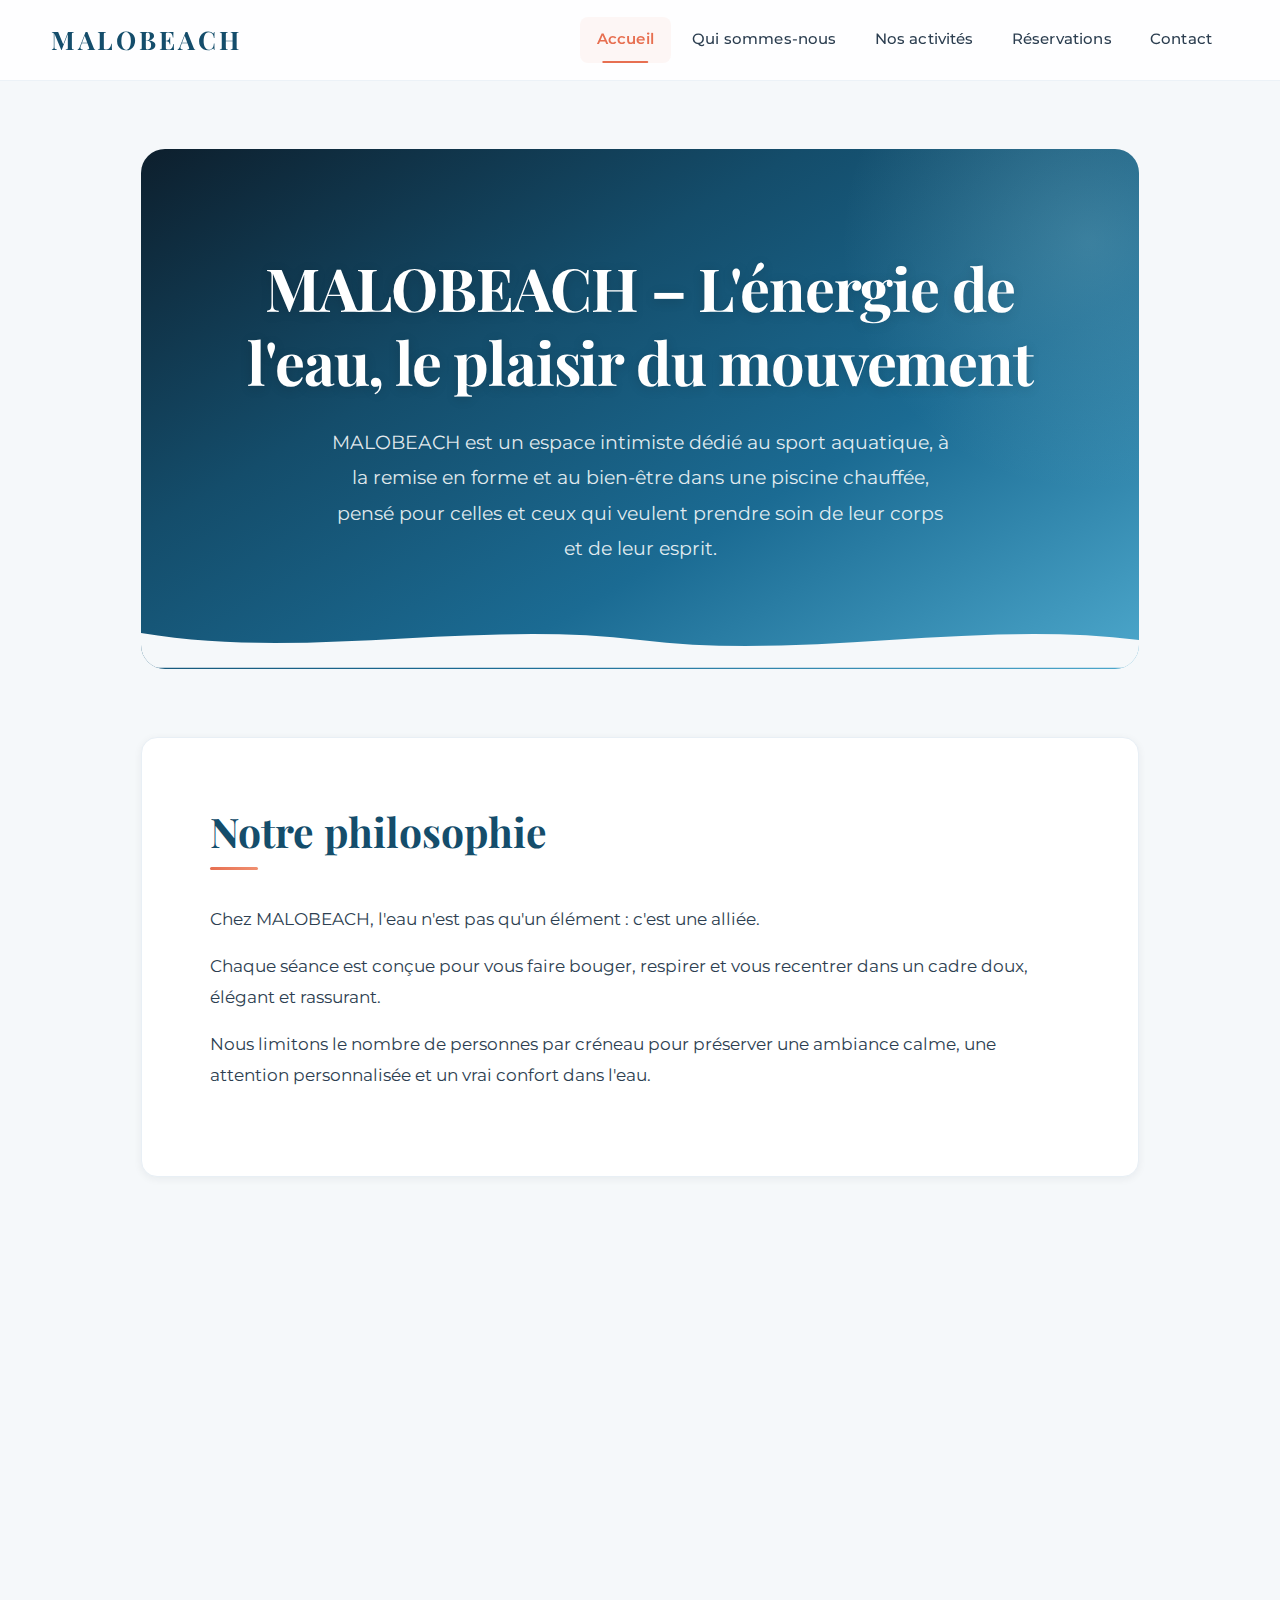
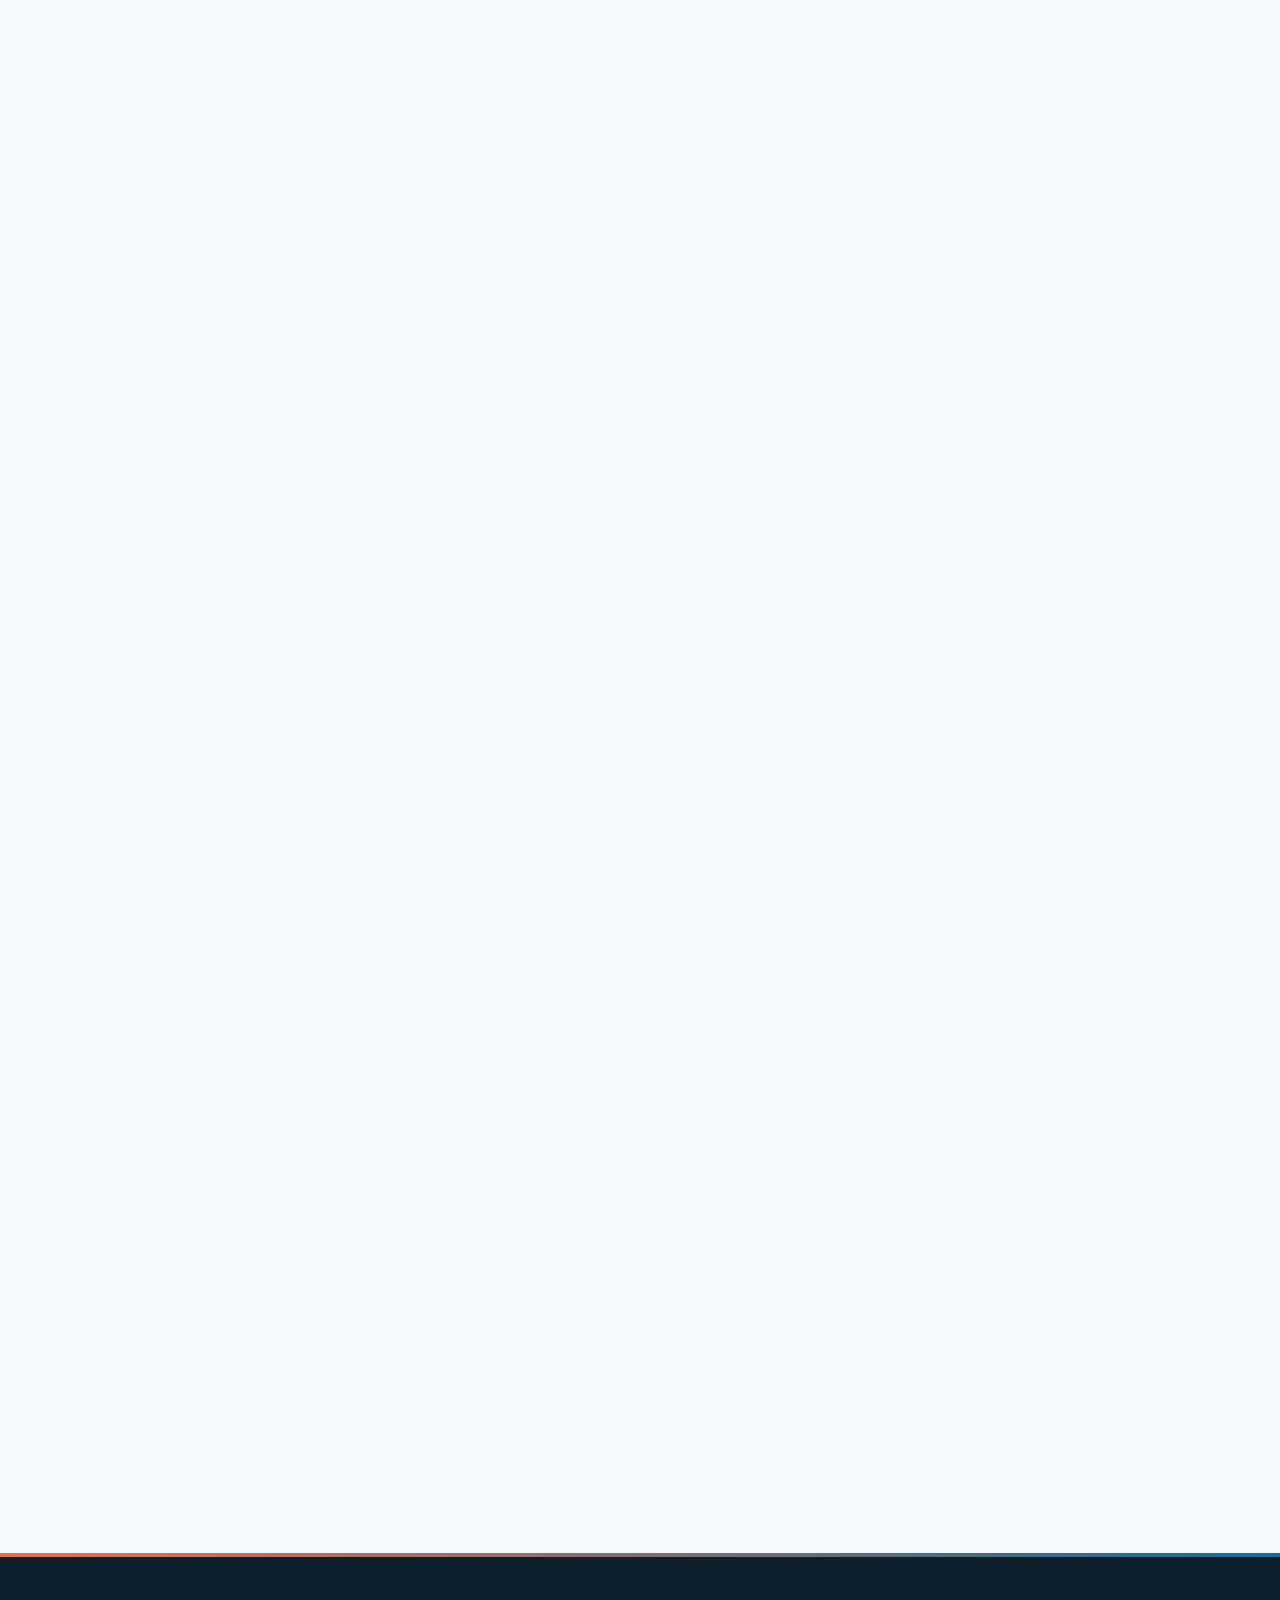
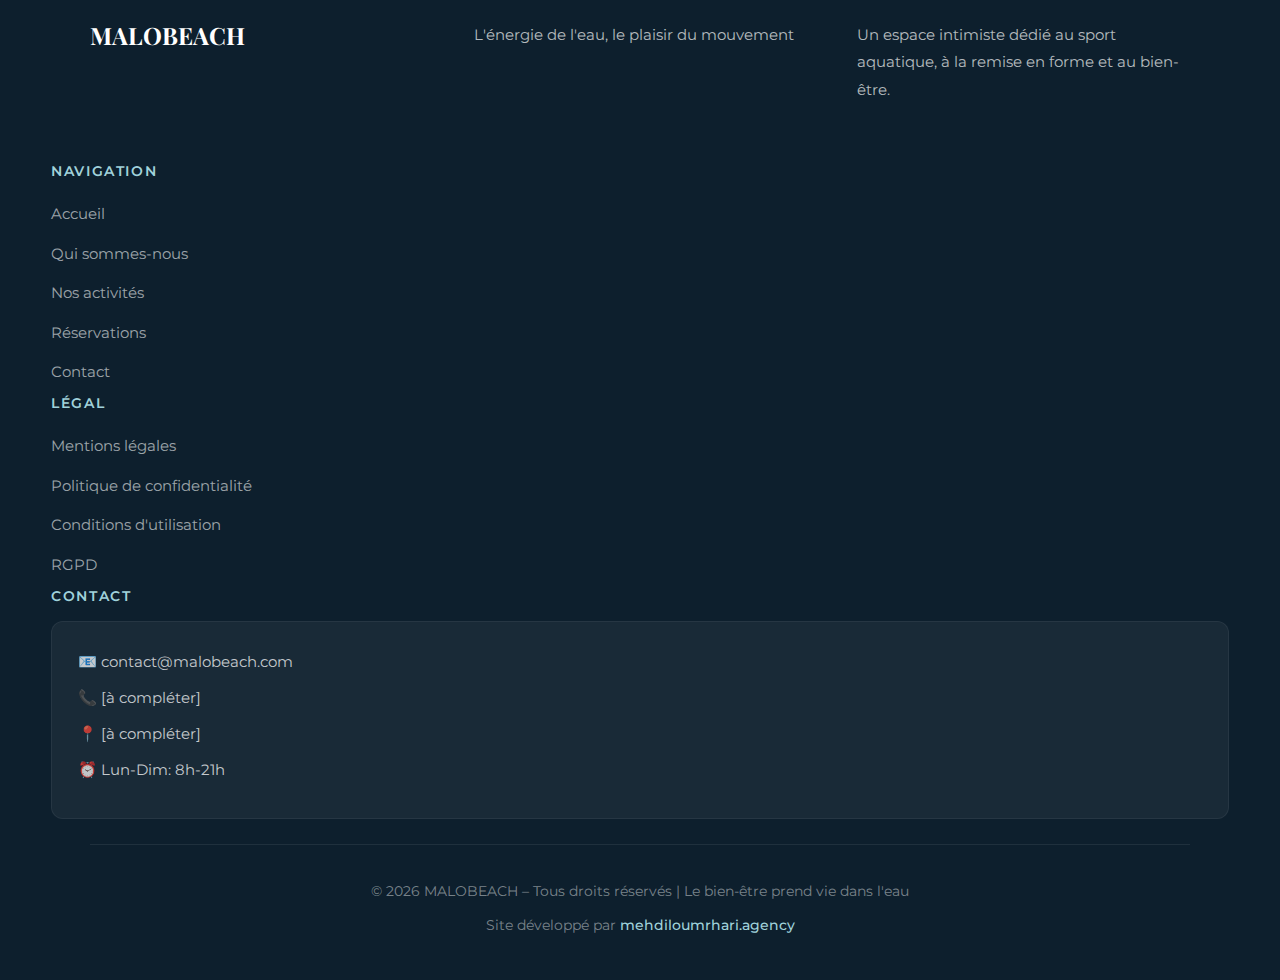
<file: index.html>
<!-- بسم الله الرحمن الرحيم -->

<!doctype html>
<html lang="fr">

<!-- HEAD -->

<head>
    <meta charset="UTF-8">
    <meta name="viewport" content="width=device-width, initial-scale=1.0">
    <meta name="description"
        content="MALOBEACH — Espace intimiste dédié au sport aquatique, aquagym, aquafitness et bien-être en piscine chauffée. Réservez votre séance en ligne.">
    <meta name="theme-color" content="#1B6B93">
    <meta property="og:title" content="Malobeach — L'énergie de l'eau, le plaisir du mouvement">
    <meta property="og:description"
        content="Sport aquatique, remise en forme et bien-être dans une piscine chauffée. Aquagym, aquafitness, coaching personnalisé.">
    <meta property="og:type" content="website">
    <meta property="og:url" content="https://malobeach.com">
    <link rel="preconnect" href="https://fonts.googleapis.com">
    <link rel="preconnect" href="https://fonts.gstatic.com" crossorigin>
    <link
        href="https://fonts.googleapis.com/css2?family=Montserrat:wght@300;400;500;600;700&family=Playfair+Display:wght@400;600;700&display=swap"
        rel="stylesheet">
    <link rel="stylesheet" href="css/styles.css">
    <title>Malobeach — Sport aquatique & Bien-être | Piscine chauffée</title>
</head>

<!-- BODY -->

<body>
    <div class="nav-overlay"></div>
    <!-- HEADER -->
    <header>
        <!-- LOGO -->
        <a href="index.html">MALOBEACH</a>
        <button class="hamburger" aria-label="Menu" aria-expanded="false">
            <span></span><span></span><span></span>
        </button>
        <!-- NAVBAR -->
        <nav>
            <ul>
                <li><a href="index.html">Accueil</a></li>
                <li><a href="qui-sommes-nous.html">Qui sommes-nous</a></li>
                <li><a href="nos-activites.html">Nos activités</a></li>
                <li><a href="reservations.html">Réservations</a></li>
                <li><a href="contact.html">Contact</a></li>
            </ul>
        </nav>
    </header>

    <!-- MAIN -->
    <main>

        <!-- HERO -->
        <section class="hero-section">
            <h1>MALOBEACH – L'énergie de l'eau, le plaisir du mouvement </h1>
            <p>MALOBEACH est un espace intimiste dédié au sport aquatique, à la remise en forme et au bien-être dans une
                piscine chauffée, pensé pour celles et ceux qui veulent prendre soin de leur corps et de leur esprit.
            </p>
        </section>

        <!-- SECTION PHILOSOPHIE -->
        <section class="content-section">
            <h2>Notre philosophie</h2>
            <p>Chez MALOBEACH, l'eau n'est pas qu'un élément : c'est une alliée.</p>
            <p>Chaque séance est conçue pour vous faire bouger, respirer et vous recentrer dans un cadre doux, élégant
                et rassurant. </p>
            <p>Nous limitons le nombre de personnes par créneau pour préserver une ambiance calme, une attention
                personnalisée et un vrai confort dans l'eau.</p>
        </section>

        <!-- SECTION CE QUE VOUS TROUVEZ CHEZ NOUS -->
        <section class="content-section">
            <h2>Ce que vous trouverez chez nous</h2>
            <ul class="feature-grid">
                <li class="feature-card">Des séances d'aquagym et d'aquafitness pour tonifier le corps sans traumatiser
                    les articulations</li>
                <li class="feature-card">Des sessions de bien-être aquatique pour relâcher le stress et apaiser les
                    tensions.</li>
                <li class="feature-card">Du coaching personnalisé, en solo ou en duo, pour atteindre vos objectifs
                    précis.</li>
                <li class="feature-card">Une piscine de 10 m x 3,20 m, chauffée, avec un environnement chaleureux et
                    confidentiel.</li>
            </ul>
        </section>

        <!-- SECTION POUR QUI -->
        <section class="content-section">
            <h2>Pour qui ?</h2>
            <p>MALOBEACH s'adresse :</p>
            <ul class="feature-grid">
                <li class="feature-card">Aux femmes et aux hommes qui veulent reprendre le sport en douceur.</li>
                <li class="feature-card">À ceux qui recherchent une alternative plus agréable à la salle de sport
                    classique.</li>
                <li class="feature-card">Aux personnes qui ont besoin de se défouler, de se détendre ou de se
                    reconstruire après une période de fatigue, de stress ou de blessure.</li>
            </ul>
        </section>

        <!-- SECTION RESERVATION -->
        <section class="content-section">
            <h2>Réserver en quelques clics</h2>
            <p>Sur notre site, vous choisissez votre activité, votre type de séance (solo, duo, groupe), votre créneau
                et votre catégorie (femme ou homme).</p>
            <p>Vous recevez ensuite une confirmation immédiate avec toutes les informations pratiques pour votre venue.
            </p>
        </section>

        <!-- CTA BUTTON -->
        <div class="text-center">
            <button class="btn">RÉSERVER MA SÉANCE</button>
        </div>
    </main>

    <!-- FOOTER -->
    <footer>
        <!-- DESCRIPTION -->
        <div>
            <h3>MALOBEACH</h3>
            <p>L'énergie de l'eau, le plaisir du mouvement</p>
            <p>Un espace intimiste dédié au sport aquatique, à la remise en forme et au bien-être.</p>
        </div>

        <!-- NAV -->
        <div>
            <h4>Navigation</h4>
            <ul>
                <li><a href="index.html">Accueil</a></li>
                <li><a href="qui-sommes-nous.html">Qui sommes-nous</a></li>
                <li><a href="nos-activites.html">Nos activités</a></li>
                <li><a href="reservations.html">Réservations</a></li>
                <li><a href="contact.html">Contact</a></li>
            </ul>
        </div>

        <!-- LEGAL -->
        <div>
            <h4>Légal</h4>
            <ul>
                <li><a href="#">Mentions légales</a></li>
                <li><a href="#">Politique de confidentialité</a></li>
                <li><a href="#">Conditions d'utilisation</a></li>
                <li><a href="#">RGPD</a></li>
            </ul>
        </div>

        <!-- CONTACT -->
        <div>
            <h4>Contact</h4>
            <address>
                <p>📧 contact@malobeach.com</p>
                <p>📞 [à compléter]</p>
                <p>📍 [à compléter]</p>
                <p>⏰ Lun-Dim: 8h-21h</p>
            </address>
        </div>

        <!-- CREDITS -->
        <div class="footer-credits">
            <p>&copy; 2026 MALOBEACH – Tous droits réservés | Le bien-être prend vie dans l'eau</p>
            <p>Site développé par <a href="https://www.mehdiloumrhari.agency">mehdiloumrhari.agency</a></p>
        </div>
    </footer>
    <script src="js/script.js"></script>
</body>

</html>

<!-- تم بحمد الله-->
</file>
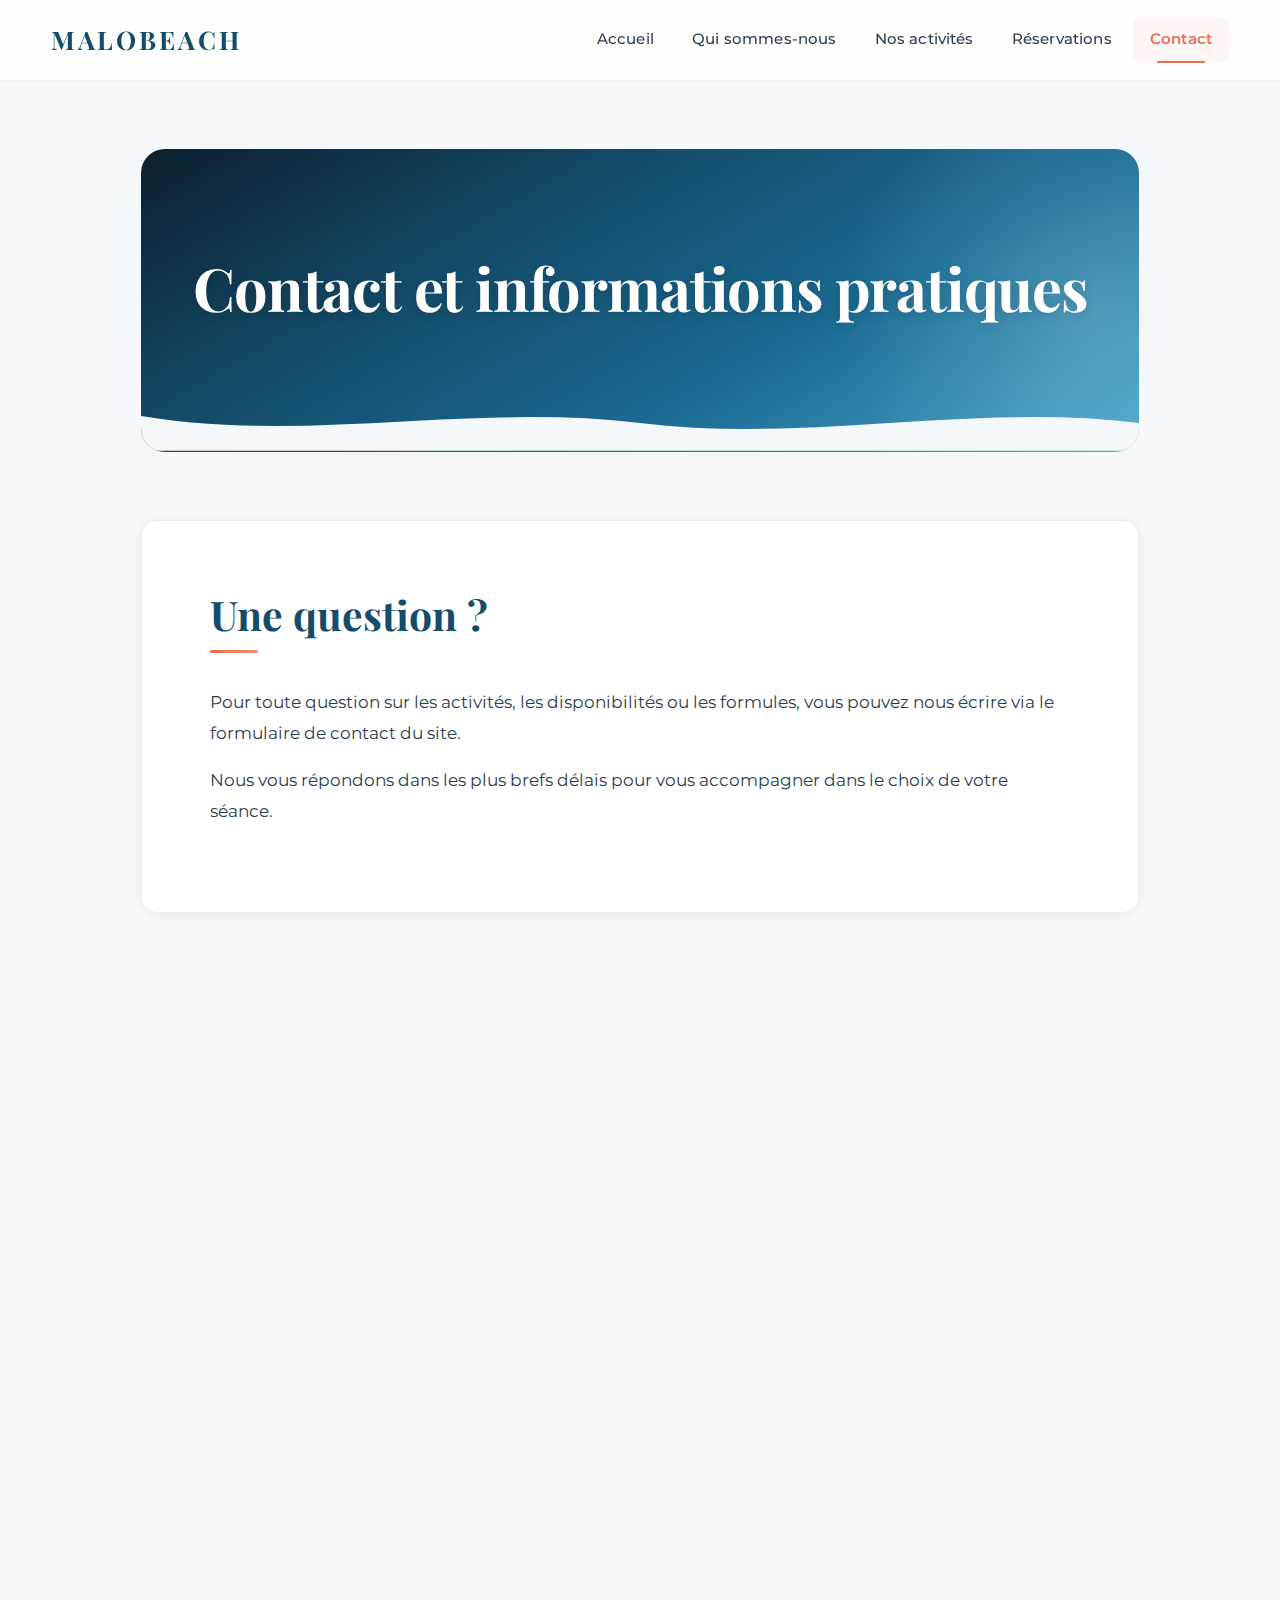
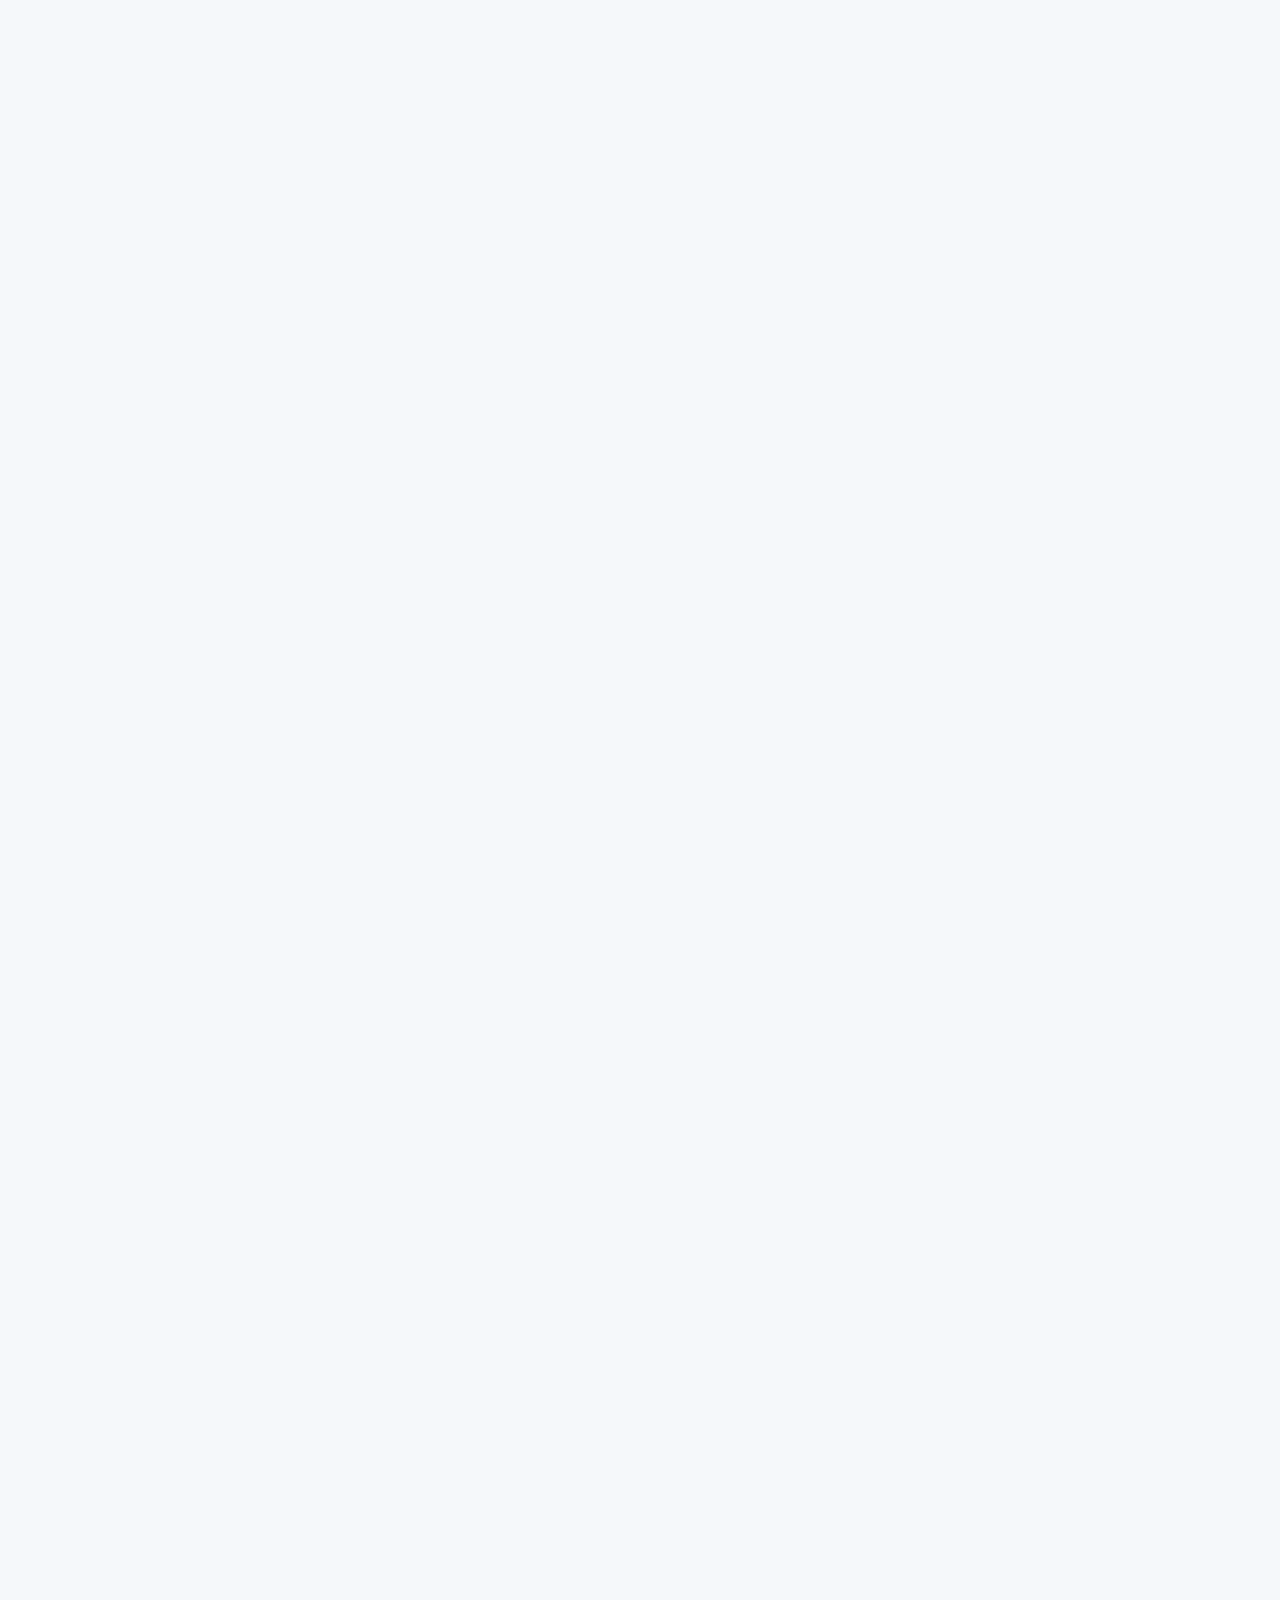
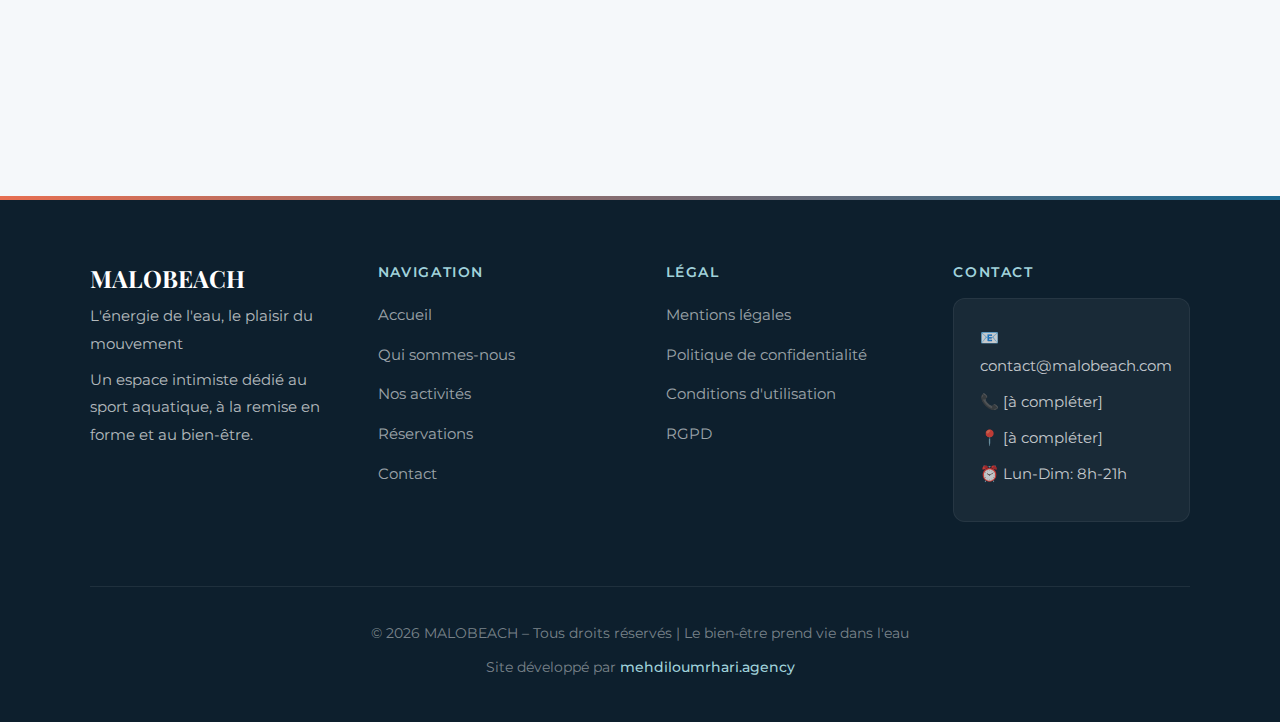
<file: contact.html>
<!-- بسم الله الرحمن الرحيم -->

<!doctype html>
<html lang="fr">

<!-- HEAD -->

<head>
  <meta charset="UTF-8">
  <meta name="viewport" content="width=device-width, initial-scale=1.0">
  <meta name="description"
    content="Contactez MALOBEACH pour toute question sur nos activités aquatiques, coaching personnalisé ou réservations. Formulaire de contact et coordonnées.">
  <meta name="theme-color" content="#1B6B93">
  <link rel="preconnect" href="https://fonts.googleapis.com">
  <link rel="preconnect" href="https://fonts.gstatic.com" crossorigin>
  <link
    href="https://fonts.googleapis.com/css2?family=Montserrat:wght@300;400;500;600;700&family=Playfair+Display:wght@400;600;700&display=swap"
    rel="stylesheet">
  <link rel="stylesheet" href="css/styles.css">
  <title>Contact — Malobeach | Sport aquatique & Bien-être</title>
</head>

<body>
  <div class="nav-overlay"></div>
  <!-- HEADER -->
  <header>
    <!-- LOGO -->
    <a href="index.html">MALOBEACH</a>
    <button class="hamburger" aria-label="Menu" aria-expanded="false">
      <span></span><span></span><span></span>
    </button>
    <!-- NAVBAR -->
    <nav>
      <ul>
        <li><a href="index.html">Accueil</a></li>
        <li><a href="qui-sommes-nous.html">Qui sommes-nous</a></li>
        <li><a href="nos-activites.html">Nos activités</a></li>
        <li><a href="reservations.html">Réservations</a></li>
        <li><a href="contact.html">Contact</a></li>
      </ul>
    </nav>
  </header>

  <!-- MAIN -->
  <main>
    <section class="hero-section">
      <h1>Contact et informations pratiques</h1>
    </section>

    <!-- Questions Section -->
    <section class="content-section">
      <h2>Une question ?</h2>
      <p>Pour toute question sur les activités, les disponibilités ou les formules, vous pouvez nous écrire via le
        formulaire de contact du site.</p>
      <p>Nous vous répondons dans les plus brefs délais pour vous accompagner dans le choix de votre séance.</p>
    </section>

    <!-- Section Formulaire de contact -->
    <section class="content-section card">
      <h2>Formulaire de contact</h2>
      <p>Le formulaire vous permet d'indiquer :</p>
      <ul>
        <li>Vos coordonnées (nom, prénom, email, téléphone).</li>
        <li>L'objet de votre demande (question, coaching personnalisé, renseignement, autre).</li>
        <li>Votre message détaillé, pour que nous puissions vous répondre précisément.</li>
      </ul>

      <!-- Champs du formulaire de contact -->
      <form action="" method="POST">
        <div>
          <label for="nom">Prénom et Nom (obligatoire) :</label>
          <input type="text" id="nom" name="nom" aria-label="Votre prénom et nom" required>
        </div>

        <div>
          <label for="email">Email (obligatoire) :</label>
          <input type="email" id="email" name="email" aria-label="Votre adresse email" required>
        </div>

        <div>
          <label for="telephone">Téléphone (optionnel) :</label>
          <input type="tel" id="telephone" name="telephone" aria-label="Votre numéro de téléphone">
        </div>

        <div>
          <label for="objet">Objet (obligatoire) :</label>
          <select id="objet" name="objet" aria-label="Objet de votre demande" required>
            <option value="">-- Sélectionnez une option --</option>
            <option value="question">Question sur une activité</option>
            <option value="coaching">Demande de coaching personnalisé</option>
            <option value="suggestion">Suggestion ou remarque</option>
            <option value="autre">Autre</option>
          </select>
        </div>

        <div>
          <label for="message">Message (obligatoire) :</label>
          <textarea id="message" name="message" rows="5" aria-label="Votre message" required></textarea>
        </div>

        <button type="submit" class="btn">ENVOYER MA DEMANDE</button>
      </form>
    </section>

    <!-- Section Coordonnées -->
    <section class="content-section">
      <h2>Coordonnées</h2>
      <ul>
        <li>Adresse : [à compléter] </li>
        <li>Téléphone : [à compléter] </li>
        <li>Email : contact@malobeach.com</li>
        <li>Horaires d'ouverture : du lundi au dimanche, de 8h à 21h. </li>
      </ul>
    </section>
    <!-- Section Réseaux et suivi -->
    <section class="content-section">
      <h2>Réseaux et suivi</h2>
      <ul>Vous pourrez également suivre l'actualité de MALOBEACH, les nouveautés et les créneaux spéciaux via nos
        réseaux sociaux :
        <li>Facebook </li>
        <li>Instagram </li>
        <li>YouTube</li>
        <li>TikTok</li>
      </ul>
    </section>
  </main>

  <!-- FOOTER -->
  <footer>
    <div>
      <!-- DESCRIPTION -->
      <div>
        <h3>MALOBEACH</h3>
        <p>L'énergie de l'eau, le plaisir du mouvement</p>
        <p>Un espace intimiste dédié au sport aquatique, à la remise en forme et au bien-être.</p>
      </div>

      <!-- NAV -->
      <div>
        <h4>Navigation</h4>
        <ul>
          <li><a href="index.html">Accueil</a></li>
          <li><a href="qui-sommes-nous.html">Qui sommes-nous</a></li>
          <li><a href="nos-activites.html">Nos activités</a></li>
          <li><a href="reservations.html">Réservations</a></li>
          <li><a href="contact.html">Contact</a></li>
        </ul>
      </div>

      <!-- LEGAL -->
      <div>
        <h4>Légal</h4>
        <ul>
          <li><a href="#">Mentions légales</a></li>
          <li><a href="#">Politique de confidentialité</a></li>
          <li><a href="#">Conditions d'utilisation</a></li>
          <li><a href="#">RGPD</a></li>
        </ul>
      </div>

      <!-- CONTACT -->
      <div>
        <h4>Contact</h4>
        <address>
          <p>📧 contact@malobeach.com</p>
          <p>📞 [à compléter]</p>
          <p>📍 [à compléter]</p>
          <p>⏰ Lun-Dim: 8h-21h</p>
        </address>
      </div>
    </div>

    <!-- CREDITS -->
    <div>
      <p>&copy; 2026 MALOBEACH – Tous droits réservés | Le bien-être prend vie dans l'eau</p>
      <p>Site développé par <a href="https://www.mehdiloumrhari.agency">mehdiloumrhari.agency</a></p>
    </div>
  </footer>
  <script src="js/script.js"></script>
</body>

</html>

<!-- تم بحمد الله-->
</file>
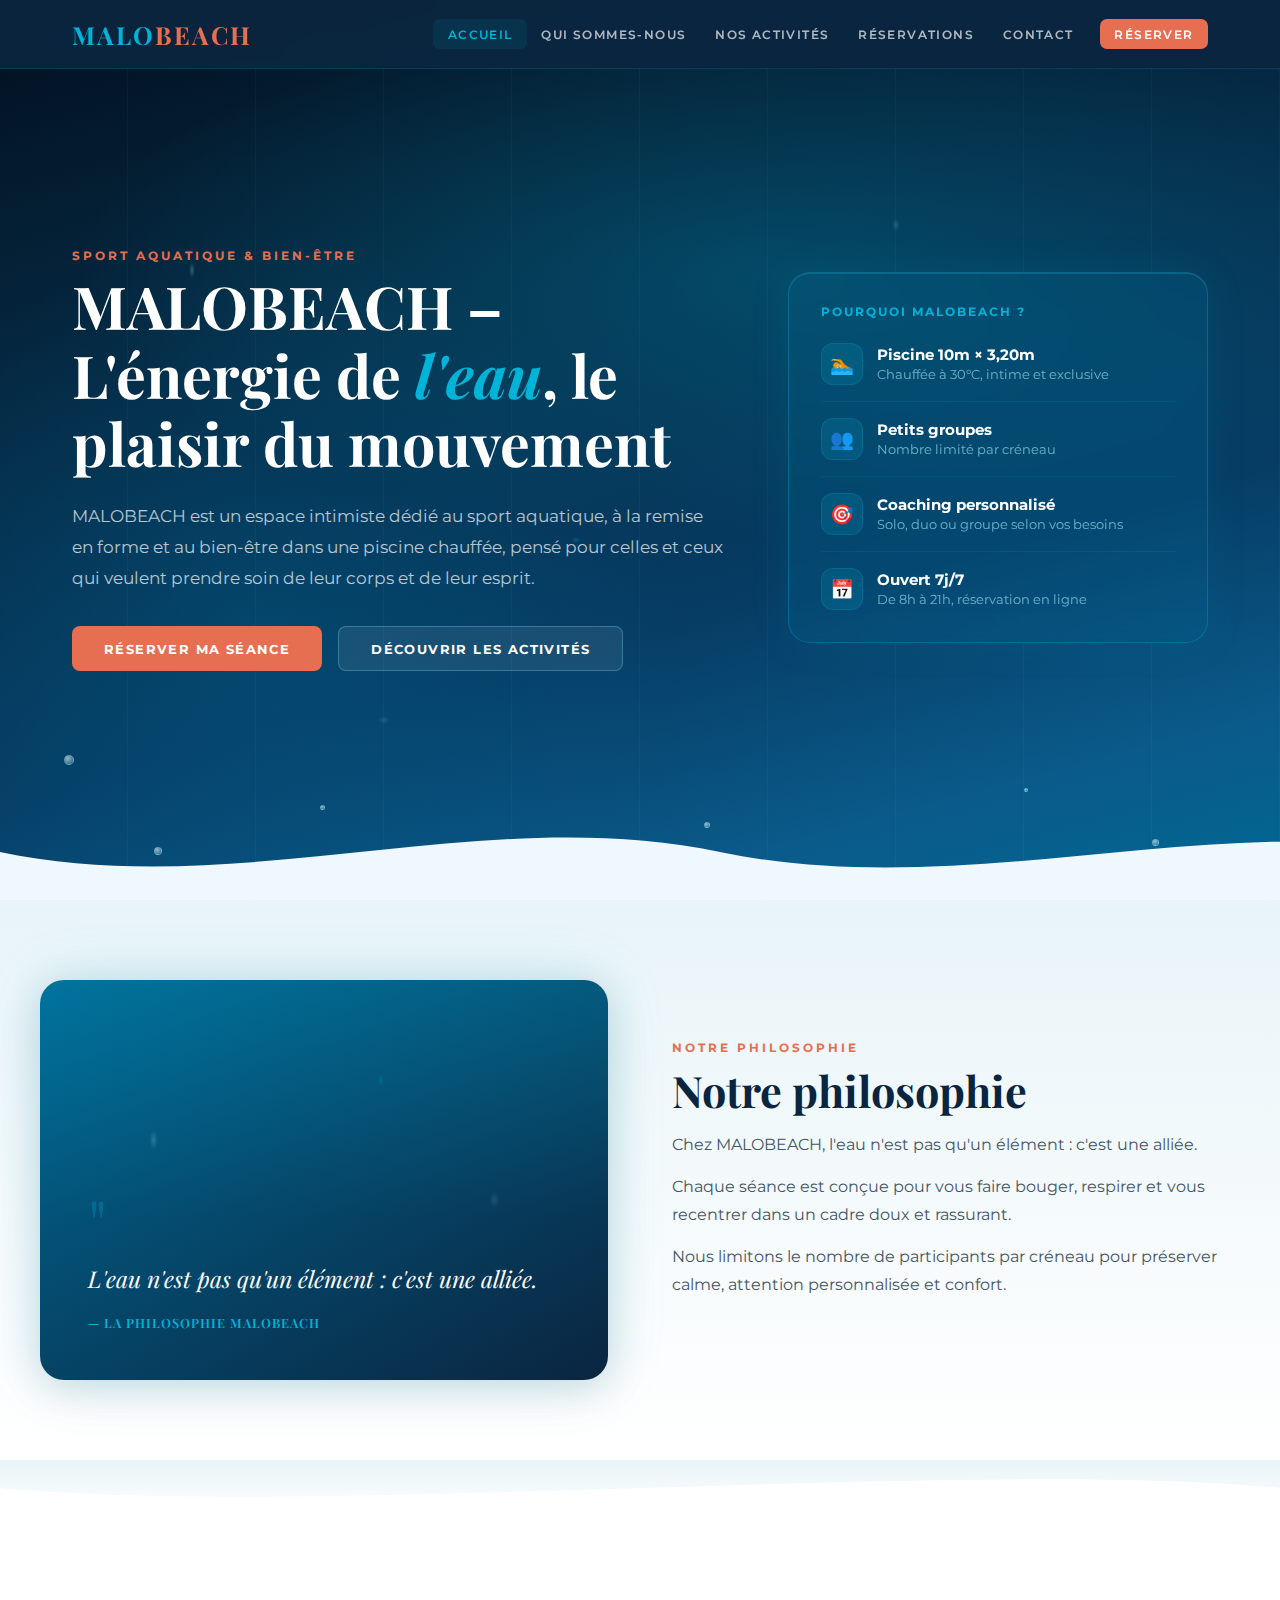
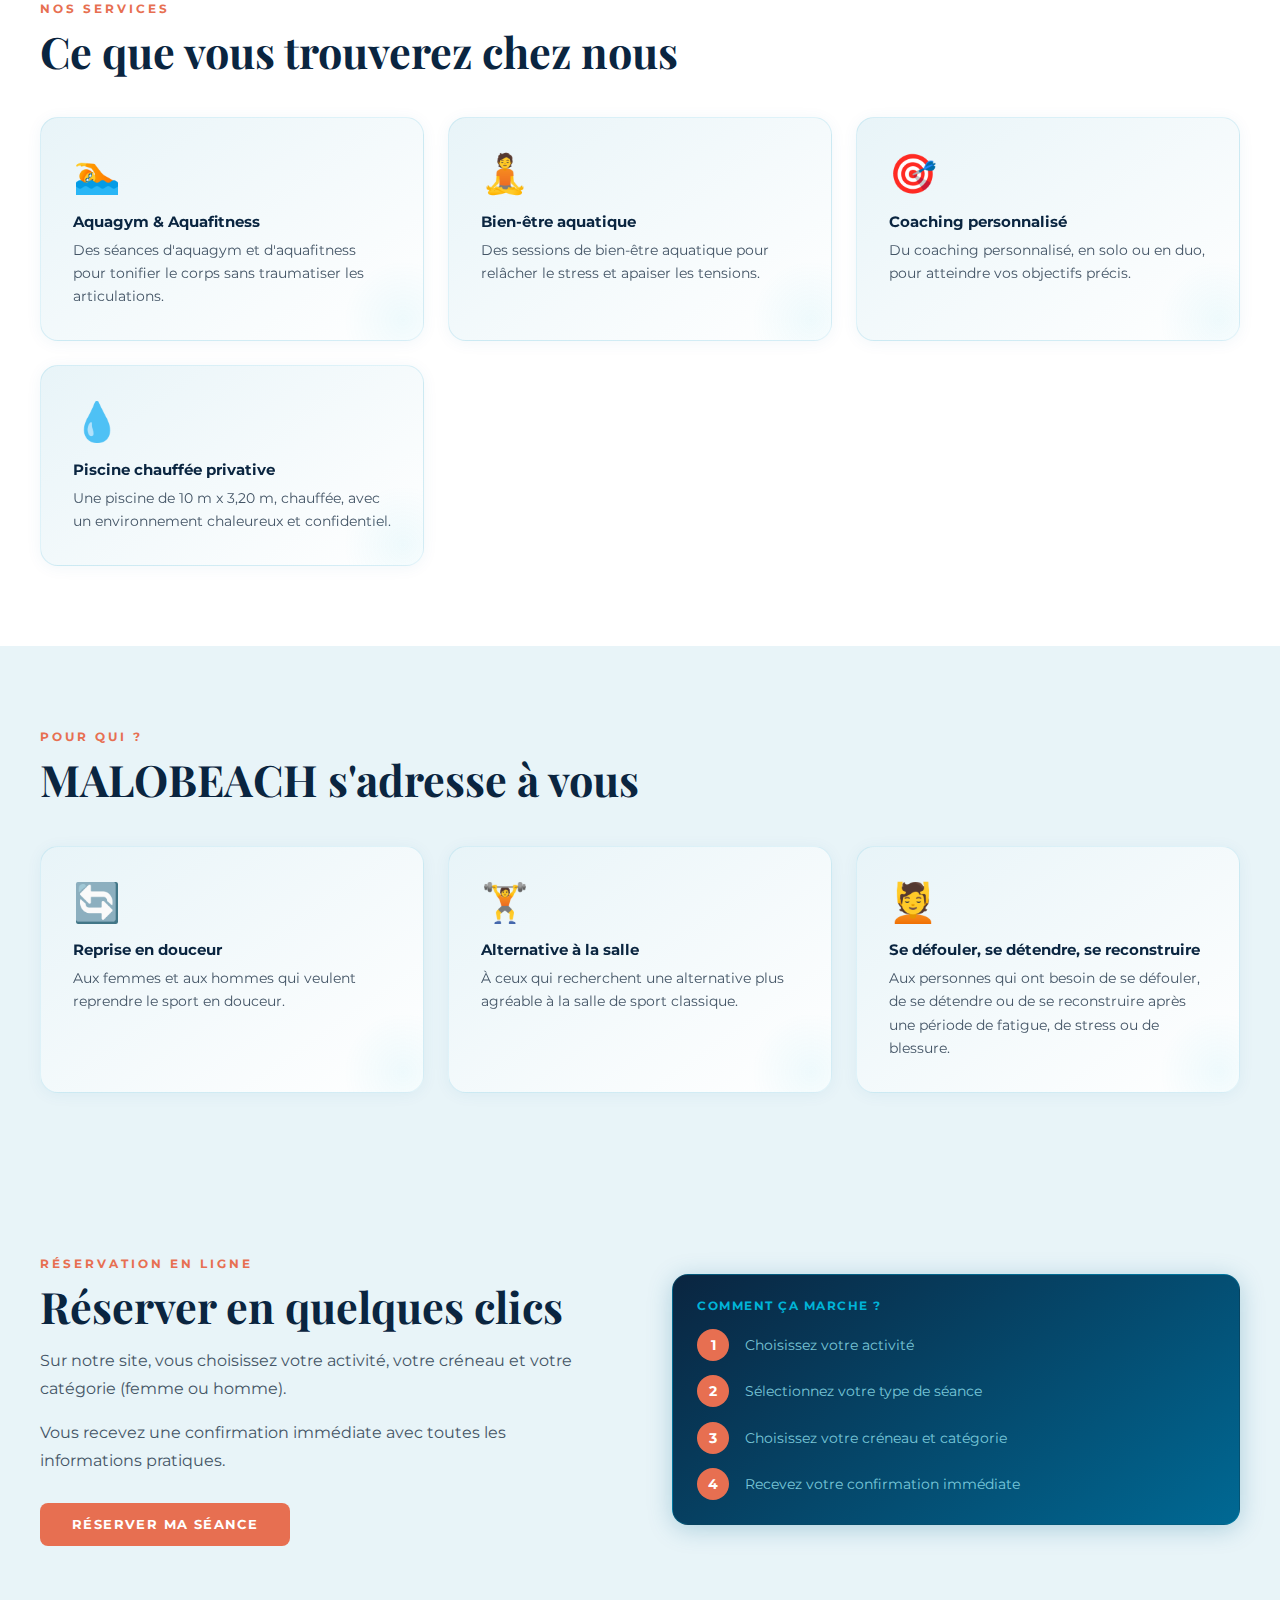
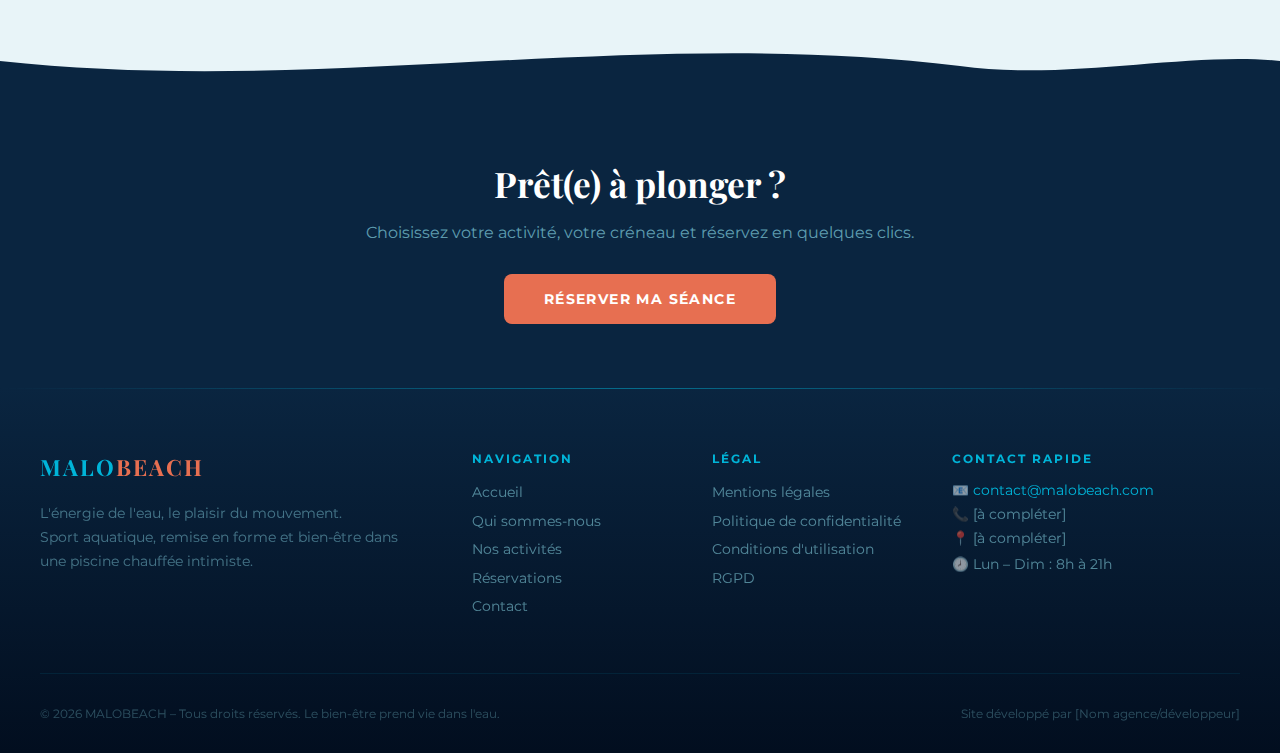
<file: malobeach (3).html>
<!DOCTYPE html>
<html lang="fr">
<head>
  <meta charset="UTF-8" />
  <meta name="viewport" content="width=device-width, initial-scale=1.0"/>
  <title>MALOBEACH – L'énergie de l'eau, le plaisir du mouvement</title>
  <link rel="preconnect" href="https://fonts.googleapis.com">
  <link rel="preconnect" href="https://fonts.gstatic.com" crossorigin>
  <link href="https://fonts.googleapis.com/css2?family=Playfair+Display:ital,wght@0,400;0,700;1,400&family=Montserrat:wght@300;400;600;700&display=swap" rel="stylesheet">
  <style>
    *, *::before, *::after { box-sizing: border-box; margin: 0; padding: 0; }
    :root {
      --blue-light: #A8DADC;
      --blue-deep: #457B9D;
      --blue-ocean: #006994;
      --blue-pool: #0099CC;
      --blue-crystal: #00B4D8;
      --blue-surface: #90E0EF;
      --white-soft: #F0F8FF;
      --white-foam: #E8F4F8;
      --ink: #0A2540;
      --ink-light: #1D3557;
      --coral: #E76F51;
      --coral-dark: #c4583a;
      --shadow: 0 8px 40px rgba(10,37,64,0.15);
      --water-glow: 0 0 60px rgba(0,180,216,0.15);
    }
    html { scroll-behavior: smooth; }
    body {
      font-family: 'Montserrat', sans-serif;
      background: var(--white-soft);
      color: var(--ink);
      overflow-x: hidden;
    }
    h1, h2 { font-family: 'Playfair Display', serif; }

    /* ===================== EFFETS EAU ===================== */
    @keyframes waterLight {
      0%   { transform: translate(0,0) scale(1); opacity: 0.12; }
      33%  { transform: translate(40px,-30px) scale(1.15); opacity: 0.18; }
      66%  { transform: translate(-20px,20px) scale(0.95); opacity: 0.10; }
      100% { transform: translate(0,0) scale(1); opacity: 0.12; }
    }
    @keyframes floatBubble {
      0%   { transform: translateY(0) translateX(0); opacity: 0; }
      10%  { opacity: 0.35; }
      90%  { opacity: 0.15; }
      100% { transform: translateY(-140px) translateX(12px); opacity: 0; }
    }
    @keyframes waveDrift {
      0%   { transform: translateX(0); }
      100% { transform: translateX(-50%); }
    }
    @keyframes caustic {
      0%,100% { opacity: 0.04; transform: scale(1) rotate(0deg); }
      50%      { opacity: 0.08; transform: scale(1.05) rotate(2deg); }
    }

    /* Fond page eau claire */
    body::before {
      content: '';
      position: fixed; inset: 0; z-index: -2;
      background:
        radial-gradient(ellipse 70% 50% at 15% 20%, rgba(0,153,204,0.05) 0%, transparent 60%),
        radial-gradient(ellipse 50% 40% at 85% 70%, rgba(144,224,239,0.06) 0%, transparent 55%),
        var(--white-soft);
    }

    /* PAGE SYSTEM */
    .page { display: none; min-height: 100vh; }
    .page.active { display: block; animation: fadeIn .4s ease; }
    @keyframes fadeIn { from { opacity:0; transform:translateY(12px); } to { opacity:1; transform:translateY(0); } }

    /* HEADER */
    header {
      position: fixed; top: 0; left: 0; right: 0; z-index: 1000;
      background: rgba(10,37,64,0.96);
      backdrop-filter: blur(16px);
      border-bottom: 1px solid rgba(0,180,216,0.18);
    }
    .header-inner {
      max-width: 1200px; margin: 0 auto;
      display: flex; align-items: center; justify-content: space-between;
      padding: 0 2rem; height: 68px;
    }
    .logo {
      font-family: 'Playfair Display', serif;
      font-size: 1.55rem; font-weight: 700;
      color: var(--blue-crystal); cursor: pointer; letter-spacing: 2px;
    }
    .logo span { color: var(--coral); }
    nav { display: flex; gap: 0; align-items: center; }
    nav a {
      color: rgba(255,255,255,0.68);
      text-decoration: none; font-size: 0.78rem; font-weight: 600;
      letter-spacing: 1.4px; text-transform: uppercase;
      padding: 0.45rem 0.9rem; border-radius: 6px;
      transition: color .2s, background .2s; cursor: pointer;
    }
    nav a:hover, nav a.active { color: var(--blue-crystal); background: rgba(0,180,216,0.1); }
    .nav-cta { background: var(--coral) !important; color: #fff !important; border-radius: 7px !important; margin-left: 0.75rem; }
    .nav-cta:hover { background: var(--coral-dark) !important; }
    .burger { display: none; flex-direction: column; gap: 5px; cursor: pointer; padding: 8px; }
    .burger span { width: 24px; height: 2px; background: var(--blue-crystal); border-radius: 2px; }
    .mobile-menu { display: none; flex-direction: column; background: var(--ink); padding: 1rem 2rem 1.5rem; }
    .mobile-menu.open { display: flex; }
    .mobile-menu a { color: rgba(255,255,255,0.8); text-decoration: none; padding: 0.75rem 0; font-size: 0.95rem; font-weight: 600; border-bottom: 1px solid rgba(0,180,216,0.12); cursor: pointer; }

    /* BUTTONS */
    .btn {
      display: inline-block; padding: 0.85rem 2rem;
      border-radius: 8px; font-weight: 700; font-size: 0.82rem;
      letter-spacing: 1.4px; text-transform: uppercase;
      cursor: pointer; border: none; transition: all .25s; text-decoration: none; font-family: 'Montserrat', sans-serif;
    }
    .btn-primary { background: var(--coral); color: #fff; }
    .btn-primary:hover { background: var(--coral-dark); }
    .btn-outline { background: transparent; color: var(--blue-crystal); border: 2px solid var(--blue-crystal); }
    .btn-outline:hover { background: var(--blue-crystal); color: var(--ink); }
    .btn-dark { background: var(--ink); color: #fff; }
    .btn-dark:hover { background: var(--blue-deep); }
    .btn-ghost { background: rgba(255,255,255,0.08); color: #fff; border: 1px solid rgba(144,224,239,0.3); }
    .btn-ghost:hover { background: rgba(144,224,239,0.15); border-color: rgba(144,224,239,0.5); }

    /* ===================== HERO EAU PROFONDE ===================== */
    .hero {
      min-height: 100vh;
      background: linear-gradient(165deg,
        #020e1f 0%,
        #042035 20%,
        #052d4a 40%,
        #063d65 65%,
        #0a5a8a 85%,
        #006994 100%);
      display: flex; align-items: center;
      position: relative; overflow: hidden;
    }

    /* Lumière aquatique animée — reflets de surface */
    .hero::before {
      content: '';
      position: absolute; inset: 0; z-index: 0;
      background:
        radial-gradient(ellipse 90% 50% at 60% 30%, rgba(0,180,216,0.22) 0%, transparent 60%),
        radial-gradient(ellipse 60% 80% at 20% 70%, rgba(0,105,148,0.3) 0%, transparent 55%);
      animation: waterLight 8s ease-in-out infinite;
    }

    /* Caustiques — motif de lumière sous l'eau */
    .hero::after {
      content: '';
      position: absolute; inset: 0; z-index: 0;
      background-image:
        radial-gradient(ellipse 3px 8px at 15% 30%, rgba(144,224,239,0.3) 0%, transparent 100%),
        radial-gradient(ellipse 5px 3px at 45% 60%, rgba(0,180,216,0.25) 0%, transparent 100%),
        radial-gradient(ellipse 4px 6px at 70% 25%, rgba(144,224,239,0.2) 0%, transparent 100%),
        radial-gradient(ellipse 3px 9px at 85% 55%, rgba(0,180,216,0.2) 0%, transparent 100%),
        radial-gradient(ellipse 6px 4px at 30% 80%, rgba(144,224,239,0.15) 0%, transparent 100%);
      animation: caustic 6s ease-in-out infinite;
    }

    /* Lignes de couloir de natation */
    .lane-lines {
      position: absolute; bottom: 0; left: 0; right: 0; top: 0;
      z-index: 0; opacity: 0.04;
      background-image: repeating-linear-gradient(
        90deg,
        transparent,
        transparent calc(10% - 1px),
        rgba(168,218,220,1) calc(10% - 1px),
        rgba(168,218,220,1) 10%
      );
    }

    /* Bulles qui remontent */
    .bubbles {
      position: absolute; inset: 0; z-index: 1; pointer-events: none;
    }
    .bubble {
      position: absolute; border-radius: 50%;
      background: radial-gradient(circle at 35% 30%, rgba(255,255,255,0.6), rgba(144,224,239,0.15));
      border: 1px solid rgba(144,224,239,0.35);
      animation: floatBubble linear infinite;
    }
    .bubble:nth-child(1)  { width:8px;  height:8px;  left:12%; bottom:5%;  animation-duration:7s;  animation-delay:0s;   }
    .bubble:nth-child(2)  { width:5px;  height:5px;  left:25%; bottom:10%; animation-duration:9s;  animation-delay:1.5s; }
    .bubble:nth-child(3)  { width:12px; height:12px; left:40%; bottom:3%;  animation-duration:11s; animation-delay:0.8s; }
    .bubble:nth-child(4)  { width:6px;  height:6px;  left:55%; bottom:8%;  animation-duration:8s;  animation-delay:2.2s; }
    .bubble:nth-child(5)  { width:9px;  height:9px;  left:68%; bottom:2%;  animation-duration:10s; animation-delay:0.5s; }
    .bubble:nth-child(6)  { width:4px;  height:4px;  left:80%; bottom:12%; animation-duration:6s;  animation-delay:3s;   }
    .bubble:nth-child(7)  { width:7px;  height:7px;  left:90%; bottom:6%;  animation-duration:8.5s; animation-delay:1s;  }
    .bubble:nth-child(8)  { width:10px; height:10px; left:5%;  bottom:15%; animation-duration:12s; animation-delay:4s;   }

    .hero-wave {
      position: absolute; bottom: -2px; left: 0; right: 0; z-index: 2;
    }
    .hero-content {
      position: relative; z-index: 3;
      max-width: 1200px; margin: 0 auto;
      padding: 9rem 2rem 8rem;
      display: grid; grid-template-columns: 1fr 420px; gap: 4rem; align-items: center;
    }
    .hero-text h1 {
      font-size: clamp(2.4rem, 5vw, 3.7rem);
      color: #fff; line-height: 1.15; margin-bottom: 1.5rem;
    }
    .hero-text h1 em { color: var(--blue-crystal); font-style: italic; }
    .hero-text p { color: rgba(255,255,255,0.72); font-size: 1.05rem; line-height: 1.85; margin-bottom: 2rem; }
    .hero-actions { display: flex; gap: 1rem; flex-wrap: wrap; }
    .hero-card {
      background: rgba(0,105,148,0.25);
      border: 1px solid rgba(0,180,216,0.3);
      border-radius: 22px; padding: 2rem;
      backdrop-filter: blur(12px);
      box-shadow: 0 0 40px rgba(0,180,216,0.1), inset 0 1px 0 rgba(144,224,239,0.15);
    }
    .hero-card-title { color: var(--blue-crystal); font-size: 0.72rem; font-weight: 700; letter-spacing: 2px; text-transform: uppercase; margin-bottom: 1.5rem; }
    .hero-stat { display: flex; align-items: center; gap: 0.9rem; margin-bottom: 1rem; padding-bottom: 1rem; border-bottom: 1px solid rgba(0,180,216,0.12); }
    .hero-stat:last-child { margin-bottom: 0; padding-bottom: 0; border-bottom: none; }
    .stat-icon { width: 42px; height: 42px; background: rgba(0,180,216,0.15); border-radius: 12px; display: flex; align-items: center; justify-content: center; font-size: 1.2rem; flex-shrink: 0; border: 1px solid rgba(0,180,216,0.2); }
    .stat-info strong { display: block; color: #fff; font-size: 0.95rem; font-weight: 700; }
    .stat-info span { color: rgba(144,224,239,0.7); font-size: 0.8rem; }

    /* ===================== SÉPARATEURS VAGUES SVG ===================== */
    .wave-divider {
      position: relative; overflow: hidden;
      line-height: 0; margin: 0;
    }
    .wave-divider svg { display: block; width: 100%; }

    /* ===================== SECTION BASE ===================== */
    section { padding: 5rem 2rem; }
    .container { max-width: 1200px; margin: 0 auto; }
    .section-label { display: inline-block; color: var(--coral); font-size: 0.72rem; font-weight: 700; letter-spacing: 3px; text-transform: uppercase; margin-bottom: 0.6rem; }
    .section-title { font-size: clamp(1.9rem, 4vw, 2.7rem); color: var(--ink); line-height: 1.2; margin-bottom: 0.9rem; }
    .section-title-white { color: #fff; }
    .section-sub { color: #557; font-size: 1rem; line-height: 1.85; max-width: 580px; }
    .section-sub-white { color: rgba(144,224,239,0.75); }
    .section-header { margin-bottom: 2.5rem; }

    /* Utility grids */
    .grid-2 { display: grid; grid-template-columns: repeat(2,1fr); gap: 1.25rem; }
    .grid-3 { display: grid; grid-template-columns: repeat(3,1fr); gap: 2rem; }
    .cta-section { padding: 4rem 2rem; text-align: center; }

    /* ===================== PHILOSOPHIE ===================== */
    .philosophy {
      background: linear-gradient(180deg, var(--white-foam) 0%, #fff 100%);
      position: relative;
    }
    .philosophy-grid { display: grid; grid-template-columns: 1fr 1fr; gap: 4rem; align-items: center; }
    .philosophy-visual {
      background: linear-gradient(150deg, var(--blue-ocean) 0%, var(--ink) 100%);
      border-radius: 24px; padding: 3rem;
      min-height: 400px; display: flex; flex-direction: column; justify-content: flex-end;
      position: relative; overflow: hidden;
      box-shadow: var(--water-glow), var(--shadow);
    }
    /* Reflet de surface dans la card philosophie */
    .philosophy-visual::before {
      content: '';
      position: absolute; top: 0; left: 0; right: 0; height: 60%;
      background: linear-gradient(180deg, rgba(0,180,216,0.15) 0%, transparent 100%);
      border-radius: 24px 24px 0 0;
    }
    .philosophy-visual::after {
      content: '';
      position: absolute; inset: 0;
      background-image:
        radial-gradient(ellipse 4px 10px at 20% 40%, rgba(144,224,239,0.25) 0%, transparent 100%),
        radial-gradient(ellipse 3px 7px at 60% 25%, rgba(0,180,216,0.2) 0%, transparent 100%),
        radial-gradient(ellipse 5px 8px at 80% 55%, rgba(144,224,239,0.15) 0%, transparent 100%);
      animation: caustic 8s ease-in-out infinite;
    }
    .philosophy-visual-q {
      font-family: 'Playfair Display', serif;
      font-size: 4rem; color: rgba(0,180,216,0.25);
      line-height: 1; margin-bottom: 0.5rem; position: relative; z-index: 1;
    }
    .philosophy-visual blockquote {
      font-family: 'Playfair Display', serif;
      font-size: 1.45rem; color: #fff;
      font-style: italic; line-height: 1.5;
      position: relative; z-index: 1;
    }
    .philosophy-visual cite { display: block; color: var(--blue-crystal); font-size: 0.8rem; font-style: normal; font-weight: 600; letter-spacing: 1px; text-transform: uppercase; margin-top: 1rem; }

    /* ===================== FOR WHO CARDS ===================== */
    .for-who { background: #fff; position: relative; }
    .for-who-grid { display: grid; grid-template-columns: repeat(3, 1fr); gap: 1.5rem; }
    .for-card {
      background: linear-gradient(145deg, var(--white-foam) 0%, #fff 100%);
      border: 1.5px solid rgba(0,153,204,0.12);
      border-radius: 18px; padding: 2rem;
      transition: all .3s; position: relative; overflow: hidden;
      box-shadow: 0 2px 16px rgba(0,105,148,0.06);
    }
    .for-card::before {
      content: '';
      position: absolute; top: 0; left: 0; right: 0; height: 3px;
      background: linear-gradient(90deg, var(--blue-crystal), var(--blue-pool), var(--blue-surface));
      transform: scaleX(0); transform-origin: left; transition: transform .35s;
    }
    .for-card::after {
      content: '';
      position: absolute; bottom: -40px; right: -40px;
      width: 120px; height: 120px;
      background: radial-gradient(circle, rgba(0,180,216,0.06) 0%, transparent 70%);
      border-radius: 50%;
      transition: transform .4s;
    }
    .for-card:hover { border-color: rgba(0,180,216,0.3); box-shadow: 0 6px 30px rgba(0,105,148,0.12); }
    .for-card:hover::before { transform: scaleX(1); }
    .for-card:hover::after { transform: scale(1.5); }
    .for-card-icon { font-size: 2.4rem; margin-bottom: 0.9rem; }
    .for-card h3 { color: var(--ink); font-size: 0.95rem; margin-bottom: 0.5rem; font-weight: 700; }
    .for-card p { color: #456; font-size: 0.88rem; line-height: 1.65; }

    /* ===================== ACTIVITÉS ===================== */
    .activities-page-section {
      background: linear-gradient(180deg, #031828 0%, #042035 30%, #052d4a 70%, #042035 100%);
      position: relative; overflow: hidden;
    }
    /* Motif fond piscine */
    .activities-page-section::before {
      content: '';
      position: absolute; inset: 0;
      background-image:
        repeating-linear-gradient(0deg, transparent, transparent 79px, rgba(0,180,216,0.06) 79px, rgba(0,180,216,0.06) 80px),
        repeating-linear-gradient(90deg, transparent, transparent 79px, rgba(0,180,216,0.04) 79px, rgba(0,180,216,0.04) 80px);
    }
    /* Reflet lumineux eau */
    .activities-page-section::after {
      content: '';
      position: absolute; top: 0; left: 0; right: 0; height: 300px;
      background: radial-gradient(ellipse 80% 100% at 50% 0%, rgba(0,153,204,0.18) 0%, transparent 70%);
    }
    .activities-grid { display: grid; grid-template-columns: repeat(2, 1fr); gap: 1.5rem; position: relative; z-index: 1; }
    .activity-card {
      background: rgba(0,53,100,0.45);
      border: 1px solid rgba(0,180,216,0.18);
      border-radius: 20px; padding: 2.2rem;
      transition: all .3s;
      backdrop-filter: blur(8px);
      box-shadow: inset 0 1px 0 rgba(0,180,216,0.1);
    }
    .activity-card:hover {
      background: rgba(0,70,130,0.55);
      border-color: rgba(0,180,216,0.35);
      box-shadow: 0 0 30px rgba(0,180,216,0.12), inset 0 1px 0 rgba(0,180,216,0.15);
    }
    .activity-tag {
      display: inline-block; background: rgba(0,180,216,0.15);
      color: var(--blue-crystal); font-size: 0.68rem; font-weight: 700;
      letter-spacing: 1.5px; text-transform: uppercase;
      padding: 0.28rem 0.8rem; border-radius: 20px; margin-bottom: 1rem;
      border: 1px solid rgba(0,180,216,0.2);
    }
    .activity-card h2 { font-size: 1.35rem; color: #fff; margin-bottom: 0.7rem; }
    .activity-card p { color: rgba(144,224,239,0.7); font-size: 0.88rem; line-height: 1.75; margin-bottom: 1.5rem; }

    /* ===================== RÉSERVATION ===================== */
    .reservation-section { background: #fff; }

    /* ===================== À PROPOS ===================== */
    .about-hero {
      background: linear-gradient(165deg, #031828 0%, #042035 40%, var(--blue-ocean) 100%);
      padding: 10rem 2rem 5rem; text-align: center;
      position: relative; overflow: hidden;
    }
    .about-hero::before {
      content: '';
      position: absolute; inset: 0;
      background: radial-gradient(ellipse 70% 60% at 50% 40%, rgba(0,180,216,0.2) 0%, transparent 65%);
      animation: waterLight 10s ease-in-out infinite;
    }
    .about-hero h1 { color: #fff; font-size: clamp(2.2rem,5vw,3.4rem); margin-bottom: 1rem; position: relative; }
    .about-hero p { color: rgba(144,224,239,0.8); font-size: 1.05rem; max-width: 580px; margin: 0 auto; position: relative; }
    .about-story { background: linear-gradient(180deg, var(--white-foam) 0%, #fff 100%); }
    .about-grid { display: grid; grid-template-columns: 1fr 1fr; gap: 4rem; align-items: start; }
    .about-text h2 { font-size: 2rem; color: var(--ink); margin-bottom: 1rem; }
    .about-text p { color: #455; line-height: 1.9; margin-bottom: 1rem; font-size: 0.97rem; }
    .promise-list { list-style: none; margin-top: 1rem; }
    .promise-list li { display: flex; align-items: flex-start; gap: 0.7rem; padding: 0.7rem 0; border-bottom: 1px solid rgba(0,153,204,0.1); font-size: 0.92rem; color: #445; line-height: 1.65; }
    .promise-list li::before { content: '◈'; color: var(--blue-crystal); font-size: 0.75rem; margin-top: 3px; flex-shrink: 0; }
    .values-cards { display: grid; grid-template-columns: 1fr 1fr; gap: 1rem; }
    .value-card {
      background: linear-gradient(135deg, var(--white-foam) 0%, #fff 100%);
      border: 1px solid rgba(0,153,204,0.12);
      border-radius: 14px; padding: 1.4rem;
      border-left: 4px solid var(--blue-crystal);
      box-shadow: 0 2px 12px rgba(0,105,148,0.05);
    }
    .value-card h4 { color: var(--ink); font-size: 0.9rem; margin-bottom: 0.4rem; }
    .value-card p { color: #567; font-size: 0.83rem; line-height: 1.6; }

    /* ===================== CONTACT ===================== */
    .contact-hero {
      background: linear-gradient(165deg, #031828 0%, #042035 40%, var(--blue-ocean) 100%);
      padding: 10rem 2rem 5rem; text-align: center;
      position: relative; overflow: hidden;
    }
    .contact-hero::before {
      content: '';
      position: absolute; inset: 0;
      background: radial-gradient(ellipse 60% 50% at 50% 50%, rgba(0,180,216,0.18) 0%, transparent 65%);
    }
    .contact-hero h1 { color: #fff; font-size: clamp(2rem,4vw,3rem); margin-bottom: 1rem; position: relative; }
    .contact-hero p { color: rgba(144,224,239,0.8); font-size: 1rem; position: relative; }
    .contact-content { background: linear-gradient(180deg, var(--white-foam) 0%, #fff 100%); }
    .contact-grid { display: grid; grid-template-columns: 2fr 1fr; gap: 2.5rem; align-items: start; }
    .contact-form-box {
      background: #fff;
      border: 1px solid rgba(0,153,204,0.15);
      border-radius: 20px; padding: 2.5rem;
      box-shadow: 0 4px 24px rgba(0,105,148,0.07);
    }
    .contact-form-box h2 { font-size: 1.75rem; color: var(--ink); margin-bottom: 0.3rem; }
    .contact-form-box .subtitle { color: #789; font-size: 0.9rem; margin-bottom: 2rem; }
    .contact-info-box { display: flex; flex-direction: column; gap: 1rem; }
    .info-card {
      background: linear-gradient(145deg, var(--ink) 0%, var(--blue-ocean) 100%);
      border-radius: 16px; padding: 1.5rem;
      border: 1px solid rgba(0,180,216,0.15);
      box-shadow: 0 4px 20px rgba(0,105,148,0.2);
    }
    .info-card h4 { color: var(--blue-crystal); font-size: 0.72rem; letter-spacing: 1.5px; text-transform: uppercase; font-weight: 700; margin-bottom: 0.7rem; }
    .info-card p { font-size: 0.88rem; line-height: 1.75; color: rgba(144,224,239,0.85); }
    .info-card a { color: var(--blue-crystal); text-decoration: none; }
    .social-links { display: flex; gap: 0.6rem; flex-wrap: wrap; }
    .social-btn {
      background: rgba(0,180,216,0.12);
      color: var(--blue-crystal); border: 1px solid rgba(0,180,216,0.25);
      padding: 0.5rem 1rem; border-radius: 8px;
      font-size: 0.78rem; font-weight: 700; cursor: pointer;
      transition: all .2s; text-decoration: none;
    }
    .social-btn:hover { background: rgba(0,180,216,0.22); }
    .contact-success { display: none; text-align: center; padding: 3rem; }
    .contact-success.show { display: block; animation: fadeIn .4s ease; }
    .contact-success .success-icon { font-size: 4rem; margin-bottom: 1rem; }
    .contact-success h3 { color: var(--ink); font-size: 1.5rem; margin-bottom: 0.5rem; }
    .contact-success p { color: #667; }

    /* ===================== FORMULAIRE ===================== */
    .form-group { margin-bottom: 1.4rem; }
    .form-group label { display: block; font-size: 0.76rem; font-weight: 700; color: var(--ink); text-transform: uppercase; letter-spacing: 1px; margin-bottom: 0.45rem; }
    .form-group input, .form-group select, .form-group textarea {
      width: 100%; padding: 0.8rem 1rem;
      border: 1.5px solid rgba(0,153,204,0.2); border-radius: 10px;
      font-family: 'Montserrat', sans-serif; font-size: 0.92rem;
      color: var(--ink); background: var(--white-foam); transition: border-color .2s; appearance: none;
    }
    .form-group input:focus, .form-group select:focus, .form-group textarea:focus {
      outline: none; border-color: var(--blue-crystal);
      background: #fff;
    }
    .form-row { display: grid; grid-template-columns: 1fr 1fr; gap: 1rem; }

    /* ===================== FOOTER ===================== */
    footer {
      background: linear-gradient(180deg, var(--ink) 0%, #020e1f 100%);
      color: rgba(144,224,239,0.6);
      padding: 4rem 2rem 2rem;
      position: relative; overflow: hidden;
    }
    footer::before {
      content: '';
      position: absolute; top: 0; left: 0; right: 0; height: 1px;
      background: linear-gradient(90deg, transparent, rgba(0,180,216,0.5), transparent);
    }
    .footer-grid { max-width: 1200px; margin: 0 auto; display: grid; grid-template-columns: 2fr 1fr 1fr 1.5fr; gap: 3rem; margin-bottom: 3rem; }
    .footer-brand .logo { display: inline-block; margin-bottom: 0.75rem; font-size: 1.4rem; color: var(--blue-crystal); }
    .footer-brand p { font-size: 0.85rem; line-height: 1.75; color: rgba(144,224,239,0.45); margin-top: 0.5rem; }
    footer h5 { color: var(--blue-crystal); font-size: 0.72rem; font-weight: 700; letter-spacing: 2px; text-transform: uppercase; margin-bottom: 1rem; }
    footer ul { list-style: none; }
    footer ul li { margin-bottom: 0.6rem; }
    footer ul li a, footer ul li span { color: rgba(144,224,239,0.55); font-size: 0.85rem; text-decoration: none; cursor: pointer; transition: color .2s; }
    footer ul li a:hover, footer ul li span:hover { color: var(--blue-crystal); }
    .footer-contact p { font-size: 0.85rem; color: rgba(144,224,239,0.55); margin-bottom: 0.5rem; }
    .footer-contact a { color: var(--blue-crystal); text-decoration: none; }
    .footer-bottom {
      max-width: 1200px; margin: 0 auto;
      padding-top: 2rem; border-top: 1px solid rgba(0,180,216,0.1);
      display: flex; justify-content: space-between; align-items: center;
      font-size: 0.78rem; color: rgba(144,224,239,0.3);
      flex-wrap: wrap; gap: 0.5rem;
    }

    /* ===================== TOAST ===================== */
    .toast {
      position: fixed; bottom: 2rem; right: 2rem; z-index: 9999;
      background: var(--ink); color: #fff;
      padding: 1rem 1.5rem; border-radius: 12px;
      font-size: 0.88rem; font-weight: 600;
      border-left: 4px solid var(--blue-crystal);
      transform: translateY(100px) opacity(0);
      opacity: 0; transition: all .3s; pointer-events: none;
      max-width: 320px;
    }
    .toast.show { transform: translateY(0); opacity: 1; }

    /* ===================== RESPONSIVE ===================== */

    /* --- TABLETTE (≤ 900px) --- */
    @media (max-width: 900px) {
      nav { display: none; }
      .burger { display: flex; }

      /* Sections */
      section { padding: 3rem 1.5rem; }
      .section-header { margin-bottom: 2rem; }
      .section-title { font-size: clamp(1.5rem, 4.5vw, 2rem); }

      /* Hero */
      .hero { min-height: auto; }
      .hero-content { grid-template-columns: 1fr; padding: 6.5rem 1.5rem 3.5rem; gap: 0; }
      .hero-card { display: none; }
      .hero-text h1 { font-size: clamp(1.8rem, 5vw, 2.6rem); margin-bottom: 1rem; }
      .hero-text p { font-size: 0.93rem; line-height: 1.7; margin-bottom: 1.5rem; }
      .hero-actions { flex-direction: row; flex-wrap: wrap; gap: 0.75rem; }

      /* Philosophie */
      .philosophy-grid { grid-template-columns: 1fr; gap: 2rem; }
      .philosophy-visual { min-height: 160px; padding: 1.75rem; }
      .philosophy-visual blockquote { font-size: 1.1rem; }

      /* Grids généraux */
      .for-who-grid { grid-template-columns: 1fr 1fr; gap: 1rem; }
      .grid-2 { grid-template-columns: 1fr 1fr; }
      .grid-3 { grid-template-columns: 1fr 1fr; gap: 1rem; }
      .for-card { padding: 1.25rem; }

      /* Activités */
      .activities-grid { grid-template-columns: 1fr; gap: 1rem; }
      .activities-page-section { padding-top: 5rem !important; }
      .activity-card { padding: 1.5rem; }
      .activity-card h2 { font-size: 1.15rem; }

      /* À propos */
      .about-hero { padding: 6.5rem 1.5rem 3rem; }
      .about-grid { grid-template-columns: 1fr; gap: 2.5rem; }
      .values-cards { gap: 0.75rem; }

      /* Réservation */
      .resa-hero { padding: 6.5rem 1.5rem 2.5rem !important; }
      .resa-intro-grid { grid-template-columns: 1fr 1fr !important; gap: 1rem !important; }
      .resa-cards { grid-template-columns: 1fr 1fr !important; }
      .info-why-grid { grid-template-columns: 1fr !important; gap: 2rem; }

      /* Contact */
      .contact-hero { padding: 6.5rem 1.5rem 3rem; }
      .contact-grid { grid-template-columns: 1fr; gap: 1.5rem; }

      /* Footer */
      .footer-grid { grid-template-columns: 1fr 1fr; gap: 2rem; margin-bottom: 2rem; }
      footer { padding: 3rem 1.5rem 1.5rem; }

      /* CTA */
      .cta-section { padding: 3rem 1.5rem !important; }
    }

    /* --- MOBILE (≤ 600px) --- */
    @media (max-width: 600px) {
      /* Sections — padding serré et uniforme */
      section { padding: 2.25rem 1.1rem; }
      .section-header { margin-bottom: 1.5rem; }
      .section-title { font-size: clamp(1.3rem, 6vw, 1.75rem); }
      .section-label { font-size: 0.66rem; }

      /* Hero — compact, texte court */
      .hero-content { padding: 5.5rem 1.1rem 2.5rem; }
      .hero-text h1 { font-size: clamp(1.55rem, 7.5vw, 2rem); line-height: 1.18; margin-bottom: 0.85rem; }
      .hero-text p { font-size: 0.86rem; line-height: 1.6; margin-bottom: 1.2rem; }
      .hero-actions { flex-direction: column; gap: 0.65rem; }
      .hero-actions .btn { width: 100%; text-align: center; padding: 0.85rem 1rem; }

      /* Philosophie */
      .philosophy-visual { display: none; }
      .philosophy-grid { grid-template-columns: 1fr; gap: 0; }
      .philosophy p { font-size: 0.88rem !important; line-height: 1.65 !important; margin-bottom: 0.75rem !important; }

      /* Cards services & pour qui — 1 colonne */
      .for-who-grid, .grid-2, .grid-3 { grid-template-columns: 1fr; gap: 0.65rem; }
      .for-card { padding: 1rem 1.1rem; border-radius: 12px; }
      .for-card-icon { font-size: 1.4rem; margin-bottom: 0.35rem; }
      .for-card h3 { font-size: 0.86rem; margin-bottom: 0.25rem; }
      .for-card p { font-size: 0.81rem; line-height: 1.5; }

      /* Activités — textes réduits */
      .activities-page-section { padding-top: 5rem !important; }
      .activities-grid { gap: 0.75rem; }
      .activity-card { padding: 1.2rem; border-radius: 14px; }
      .activity-tag { font-size: 0.62rem; }
      .activity-card h2 { font-size: 1rem; margin-bottom: 0.5rem; }
      .activity-card > p { font-size: 0.82rem !important; line-height: 1.55 !important; margin-bottom: 0.75rem !important; }

      /* À propos */
      .about-hero { padding: 5.5rem 1.1rem 2rem; }
      .about-hero h1 { font-size: clamp(1.45rem, 7vw, 1.9rem); }
      .about-hero p { font-size: 0.86rem; line-height: 1.6; }
      .about-text p { font-size: 0.86rem !important; line-height: 1.7 !important; }
      .values-cards { grid-template-columns: 1fr; gap: 0.6rem; }
      .value-card { padding: 1rem; }
      .value-card h4 { font-size: 0.86rem; }
      .value-card p { font-size: 0.8rem; }

      /* Réservation */
      .resa-hero { padding: 5.5rem 1.1rem 2rem !important; }
      .resa-intro-grid { grid-template-columns: 1fr !important; gap: 0.65rem !important; }
      .resa-cards { grid-template-columns: 1fr !important; gap: 0.75rem !important; }
      .resa-how { padding: 1.5rem !important; }
      .resa-how-grid { grid-template-columns: 1fr !important; gap: 1.25rem !important; }
      .info-why-grid { grid-template-columns: 1fr !important; }

      /* Contact */
      .contact-hero { padding: 5.5rem 1.1rem 2rem; }
      .contact-hero h1 { font-size: clamp(1.35rem, 7vw, 1.8rem); }
      .contact-hero p { font-size: 0.84rem; line-height: 1.6; }
      .contact-form-box { padding: 1.25rem; border-radius: 14px; }
      .contact-form-box h2 { font-size: 1.3rem; }
      .form-row { grid-template-columns: 1fr; }
      .info-card { padding: 1rem; }

      /* Footer */
      .footer-grid { grid-template-columns: 1fr; gap: 1.5rem; margin-bottom: 1.5rem; }
      footer { padding: 2.25rem 1.1rem 1.25rem; }
      .footer-bottom { flex-direction: column; text-align: center; font-size: 0.72rem; gap: 0.35rem; }

      /* CTA sections */
      .cta-section { padding: 2.25rem 1.1rem !important; }
      .cta-section h2 { font-size: clamp(1.25rem, 6vw, 1.6rem) !important; margin-bottom: 0.75rem !important; }
      .cta-section p { font-size: 0.86rem !important; margin-bottom: 1.25rem !important; }
    }
  </style>
</head>
<body>

<!-- HEADER -->
<header>
  <div class="header-inner">
    <div class="logo" onclick="showPage('accueil')">MALO<span>BEACH</span></div>
    <nav>
      <a onclick="showPage('accueil')" class="active" id="nav-accueil">Accueil</a>
      <a onclick="showPage('about')" id="nav-about">Qui sommes-nous</a>
      <a onclick="showPage('activites')" id="nav-activites">Nos activités</a>
      <a onclick="showPage('reservation')" id="nav-reservation">Réservations</a>
      <a onclick="showPage('contact')" id="nav-contact">Contact</a>
      <a onclick="showPage('reservation')" class="nav-cta">Réserver</a>
    </nav>
    <div class="burger" onclick="toggleMobile()">
      <span></span><span></span><span></span>
    </div>
  </div>
  <div class="mobile-menu" id="mobileMenu">
    <a onclick="showPage('accueil');toggleMobile()">Accueil</a>
    <a onclick="showPage('about');toggleMobile()">Qui sommes-nous</a>
    <a onclick="showPage('activites');toggleMobile()">Nos activités</a>
    <a onclick="showPage('reservation');toggleMobile()">Réservations</a>
    <a onclick="showPage('contact');toggleMobile()">Contact</a>
  </div>
</header>

<!-- ===================== PAGE ACCUEIL ===================== -->
<div class="page active" id="page-accueil">

  <!-- HERO -->
  <section class="hero">
    <div class="lane-lines"></div>
    <div class="bubbles">
      <div class="bubble"></div><div class="bubble"></div><div class="bubble"></div>
      <div class="bubble"></div><div class="bubble"></div><div class="bubble"></div>
      <div class="bubble"></div><div class="bubble"></div>
    </div>
    <div class="hero-content">
      <div class="hero-text">
        <div class="section-label">Sport aquatique & bien-être</div>
        <h1>MALOBEACH – L'énergie de <em>l'eau</em>, le plaisir du mouvement</h1>
        <p>MALOBEACH est un espace intimiste dédié au sport aquatique, à la remise en forme et au bien-être dans une piscine chauffée, pensé pour celles et ceux qui veulent prendre soin de leur corps et de leur esprit.</p>
        <div class="hero-actions">
          <button class="btn btn-primary" onclick="showPage('reservation')">Réserver ma séance</button>
          <button class="btn btn-ghost" onclick="showPage('activites')">Découvrir les activités</button>
        </div>
      </div>
      <div class="hero-card">
        <div class="hero-card-title">Pourquoi MALOBEACH ?</div>
        <div class="hero-stat">
          <div class="stat-icon">🏊</div>
          <div class="stat-info">
            <strong>Piscine 10m × 3,20m</strong>
            <span>Chauffée à 30°C, intime et exclusive</span>
          </div>
        </div>
        <div class="hero-stat">
          <div class="stat-icon">👥</div>
          <div class="stat-info">
            <strong>Petits groupes</strong>
            <span>Nombre limité par créneau</span>
          </div>
        </div>
        <div class="hero-stat">
          <div class="stat-icon">🎯</div>
          <div class="stat-info">
            <strong>Coaching personnalisé</strong>
            <span>Solo, duo ou groupe selon vos besoins</span>
          </div>
        </div>
        <div class="hero-stat">
          <div class="stat-icon">📅</div>
          <div class="stat-info">
            <strong>Ouvert 7j/7</strong>
            <span>De 8h à 21h, réservation en ligne</span>
          </div>
        </div>
      </div>
    </div>
    <!-- Vague de transition hero → philosophie -->
    <svg class="hero-wave" viewBox="0 0 1440 110" preserveAspectRatio="none" style="height:110px;display:block">
      <path d="M0,60 C240,110 480,10 720,60 C960,110 1200,20 1440,60 L1440,110 L0,110 Z" fill="#F0F8FF"/>
    </svg>
  </section>

  <!-- PHILOSOPHY -->
  <section class="philosophy">
    <div class="container">
      <div class="philosophy-grid">
        <div class="philosophy-visual">
          <div class="philosophy-visual-q">"</div>
          <blockquote>
            L'eau n'est pas qu'un élément : c'est une alliée.
            <cite>— La philosophie MALOBEACH</cite>
          </blockquote>
        </div>
        <div>
          <div class="section-label">Notre philosophie</div>
          <h2 class="section-title">Notre philosophie</h2>
          <p style="color:#456;line-height:1.75;margin-bottom:0.85rem;">Chez MALOBEACH, l'eau n'est pas qu'un élément : c'est une alliée.</p>
          <p style="color:#456;line-height:1.75;margin-bottom:0.85rem;">Chaque séance est conçue pour vous faire bouger, respirer et vous recentrer dans un cadre doux et rassurant.</p>
          <p style="color:#456;line-height:1.75;margin-bottom:1.5rem;">Nous limitons le nombre de participants par créneau pour préserver calme, attention personnalisée et confort.</p>
        </div>
      </div>
    </div>
  </section>
  <!-- Vague philosophie → services -->
  <div style="background:linear-gradient(180deg,var(--white-foam) 0%,#fff 100%);line-height:0;margin-top:-2px;">
    <svg viewBox="0 0 1440 60" preserveAspectRatio="none" style="height:60px;display:block;width:100%">
      <path d="M0,30 C360,60 1080,0 1440,30 L1440,60 L0,60 Z" fill="#fff"/>
    </svg>
  </div>

  <!-- CE QUE VOUS TROUVEREZ -->
  <section class="for-who" style="background:#fff;">
    <div class="container">
      <div class="section-header">
        <div class="section-label">Nos services</div>
        <h2 class="section-title">Ce que vous trouverez chez nous</h2>
      </div>
      <div class="for-who-grid grid-2">
        <div class="for-card">
          <div class="for-card-icon">🏊</div>
          <h3>Aquagym & Aquafitness</h3>
          <p>Des séances d'aquagym et d'aquafitness pour tonifier le corps sans traumatiser les articulations.</p>
        </div>
        <div class="for-card">
          <div class="for-card-icon">🧘</div>
          <h3>Bien-être aquatique</h3>
          <p>Des sessions de bien-être aquatique pour relâcher le stress et apaiser les tensions.</p>
        </div>
        <div class="for-card">
          <div class="for-card-icon">🎯</div>
          <h3>Coaching personnalisé</h3>
          <p>Du coaching personnalisé, en solo ou en duo, pour atteindre vos objectifs précis.</p>
        </div>
        <div class="for-card">
          <div class="for-card-icon">💧</div>
          <h3>Piscine chauffée privative</h3>
          <p>Une piscine de 10 m x 3,20 m, chauffée, avec un environnement chaleureux et confidentiel.</p>
        </div>
      </div>
    </div>
  </section>

  <!-- FOR WHO -->
  <section class="for-who" style="background:var(--white-foam);">
    <div class="container">
      <div class="section-header">
        <div class="section-label">Pour qui ?</div>
        <h2 class="section-title">MALOBEACH s'adresse à vous</h2>
      </div>
      <div class="for-who-grid grid-3">
        <div class="for-card">
          <div class="for-card-icon">🔄</div>
          <h3>Reprise en douceur</h3>
          <p>Aux femmes et aux hommes qui veulent reprendre le sport en douceur.</p>
        </div>
        <div class="for-card">
          <div class="for-card-icon">🏋️</div>
          <h3>Alternative à la salle</h3>
          <p>À ceux qui recherchent une alternative plus agréable à la salle de sport classique.</p>
        </div>
        <div class="for-card">
          <div class="for-card-icon">💆</div>
          <h3>Se défouler, se détendre, se reconstruire</h3>
          <p>Aux personnes qui ont besoin de se défouler, de se détendre ou de se reconstruire après une période de fatigue, de stress ou de blessure.</p>
        </div>
      </div>
    </div>
  </section>

  <!-- RÉSERVER EN QUELQUES CLICS -->
  <section style="background:var(--white-foam);">
    <div class="container">
      <div class="philosophy-grid">
        <div>
          <div class="section-label">Réservation en ligne</div>
          <h2 class="section-title">Réserver en quelques clics</h2>
          <p style="color:#456;line-height:1.75;margin-bottom:1rem;">Sur notre site, vous choisissez votre activité, votre créneau et votre catégorie (femme ou homme).</p>
          <p style="color:#456;line-height:1.75;margin-bottom:1.75rem;">Vous recevez une confirmation immédiate avec toutes les informations pratiques.</p>
          <button class="btn btn-primary" onclick="showPage('reservation')">Réserver ma séance</button>
        </div>
        <div style="display:flex;flex-direction:column;gap:1rem;">
          <div style="background:linear-gradient(145deg,var(--ink) 0%,var(--blue-ocean) 100%);border-radius:16px;padding:1.5rem;color:#fff;border:1px solid rgba(0,180,216,0.2);box-shadow:0 4px 24px rgba(0,105,148,0.25);">
            <div style="font-size:0.72rem;color:var(--blue-crystal);font-weight:700;letter-spacing:1.5px;text-transform:uppercase;margin-bottom:1rem;">Comment ça marche ?</div>
            <div style="display:flex;align-items:center;gap:1rem;margin-bottom:0.9rem;">
              <div style="width:32px;height:32px;background:var(--coral);border-radius:50%;display:flex;align-items:center;justify-content:center;font-weight:700;font-size:0.85rem;flex-shrink:0;">1</div>
              <span style="color:rgba(144,224,239,0.85);font-size:0.88rem;">Choisissez votre activité</span>
            </div>
            <div style="display:flex;align-items:center;gap:1rem;margin-bottom:0.9rem;">
              <div style="width:32px;height:32px;background:var(--coral);border-radius:50%;display:flex;align-items:center;justify-content:center;font-weight:700;font-size:0.85rem;flex-shrink:0;">2</div>
              <span style="color:rgba(144,224,239,0.85);font-size:0.88rem;">Sélectionnez votre type de séance</span>
            </div>
            <div style="display:flex;align-items:center;gap:1rem;margin-bottom:0.9rem;">
              <div style="width:32px;height:32px;background:var(--coral);border-radius:50%;display:flex;align-items:center;justify-content:center;font-weight:700;font-size:0.85rem;flex-shrink:0;">3</div>
              <span style="color:rgba(144,224,239,0.85);font-size:0.88rem;">Choisissez votre créneau et catégorie</span>
            </div>
            <div style="display:flex;align-items:center;gap:1rem;">
              <div style="width:32px;height:32px;background:var(--coral);border-radius:50%;display:flex;align-items:center;justify-content:center;font-weight:700;font-size:0.85rem;flex-shrink:0;">4</div>
              <span style="color:rgba(144,224,239,0.85);font-size:0.88rem;">Recevez votre confirmation immédiate</span>
            </div>
          </div>
        </div>
      </div>
    </div>
  </section>

  <!-- Vague aquatique avant CTA -->
  <div style="background:var(--white-foam);line-height:0;">
    <svg viewBox="0 0 1440 70" preserveAspectRatio="none" style="height:70px;display:block;width:100%">
      <path d="M0,35 C360,70 720,0 1080,40 C1200,55 1340,25 1440,35 L1440,70 L0,70 Z" fill="var(--ink)"/>
    </svg>
  </div>

  <!-- CTA BAND -->
  <section class="cta-section" style="background:var(--ink);">
    <div class="container">
      <h2 style="color:#fff;font-size:clamp(1.5rem,4vw,2.2rem);margin-bottom:1rem;">Prêt(e) à plonger ?</h2>
      <p style="color:rgba(144,224,239,0.65);margin-bottom:2rem;font-size:1rem;">Choisissez votre activité, votre créneau et réservez en quelques clics.</p>
      <button class="btn btn-primary" onclick="showPage('reservation')" style="font-size:0.9rem;padding:1rem 2.5rem;">Réserver ma séance</button>
    </div>
  </section>

</div><!-- /page accueil -->


<!-- ===================== PAGE À PROPOS ===================== -->
<div class="page" id="page-about">
  <div class="about-hero">
    <h1>L'esprit MALOBEACH</h1>
    <p>Un lieu à taille humaine où l'on se sent attendu, accompagné et respecté, quel que soit son niveau.</p>
  </div>

  <section class="about-story">
    <div class="container">
      <div class="about-grid">
        <div class="about-text">
          <div class="section-label">Notre histoire</div>
          <h2>Notre histoire</h2>
          <p>MALOBEACH est né d'une conviction simple : le mouvement dans l'eau peut transformer la façon dont on vit le sport.</p>
          <p style="margin-bottom:0.5rem;">Nous avons créé un lieu à taille humaine, où l'on se sent attendu et respecté, loin de l'ambiance impersonnelle des grandes salles.</p>
          <div class="section-label" style="margin-top:2rem;">Notre promesse</div>
          <ul class="promise-list">
            <li>Vous accueillir dans un cadre propre, chaleureux et rassurant.</li>
            <li>Vous proposer des séances adaptées à vos capacités et à vos objectifs.</li>
            <li>Vous offrir un accompagnement humain, bienveillant et motivant à chaque session.</li>
          </ul>
          <div style="margin-top:2rem;">
            <button class="btn btn-primary" onclick="showPage('reservation')">Réserver ma séance</button>
          </div>
        </div>
        <div>
          <div class="section-label">Notre vision</div>
          <h2 style="font-size:1.9rem;color:var(--ink);margin-bottom:1rem;">Notre vision du sport aquatique</h2>
          <p style="color:#555;line-height:1.8;margin-bottom:1.75rem;font-size:0.92rem;">Nous croyons que le sport doit être un plaisir, pas une souffrance. L'eau permet de travailler le cœur, les muscles et la posture en limitant les chocs. Nos séances alternent effort, relâchement et respiration.</p>
          <div class="section-label">Nos valeurs</div>
          <div class="values-cards">
            <div class="value-card">
              <h4>🌿 Bienveillance</h4>
              <p>Personne n'est jugé, chacun avance à son rythme.</p>
            </div>
            <div class="value-card">
              <h4>⭐ Excellence</h4>
              <p>Encadrement professionnel, matériel adapté, protocole sérieux.</p>
            </div>
            <div class="value-card">
              <h4>🔒 Intimité</h4>
              <p>Peu de participants, volume sonore maîtrisé.</p>
            </div>
            <div class="value-card">
              <h4>✨ Simplicité</h4>
              <p>Réservation claire, horaires lisibles, communication directe.</p>
            </div>
          </div>
        </div>
      </div>
    </div>
  </section>
</div>

<!-- ===================== PAGE ACTIVITÉS ===================== -->
<div class="page" id="page-activites">
  <section class="activities-page-section" style="padding-top:8rem;padding-bottom:0;">
    <div class="container">
      <div class="section-header">
        <div class="section-label" style="color:var(--blue-light);">Ce que nous proposons</div>
        <h2 class="section-title section-title-white">Nos activités aquatiques</h2>
        <p class="section-sub section-sub-white">Quatre formules conçues pour répondre à tous les profils, tous les objectifs et toutes les envies.</p>
      </div>
      <div class="activities-grid">

        <!-- ACTIVITÉ 1 -->
        <div class="activity-card">
          <div class="activity-tag">Groupe / Solo</div>
          <h2>Aquagym tonic – Tonifier en douceur</h2>
          <p>L'aquagym tonic est une séance rythmée qui permet de travailler l'ensemble du corps sans douleur articulaire. Dans une eau chauffée, vous enchaînez des mouvements simples pour renforcer jambes, bras, abdos et dos.</p>
          <p style="color:rgba(255,255,255,0.6);font-size:0.85rem;line-height:1.65;margin-bottom:1.25rem;">Idéale pour reprendre le sport, affiner la silhouette et retrouver de l'énergie.</p>
          <div style="background:rgba(0,180,216,0.08);border:1px solid rgba(0,180,216,0.18);border-radius:12px;padding:1.2rem;margin-bottom:1.5rem;">
            <div style="font-size:0.7rem;color:var(--blue-crystal);font-weight:700;letter-spacing:1.5px;text-transform:uppercase;margin-bottom:0.75rem;">Points clés</div>
            <div style="color:rgba(255,255,255,0.75);font-size:0.85rem;line-height:1.9;">
              ⏱ Durée : environ 45 minutes<br>
              📊 Niveau : débutants à intermédiaires<br>
              🎯 Objectifs : tonification générale, gain d'énergie, entretien de la forme
            </div>
          </div>
          <button class="btn btn-outline" onclick="showPage('reservation');selectActivity('aquagym')">Réserver cette séance</button>
        </div>

        <!-- ACTIVITÉ 2 -->
        <div class="activity-card">
          <div class="activity-tag">Duo exclusif</div>
          <h2>Aquafitness duo – Le sport à deux</h2>
          <p>L'aquafitness duo est conçu pour celles et ceux qui veulent partager leur séance avec un proche : conjoint, ami(e), membre de la famille.</p>
          <p style="color:rgba(255,255,255,0.6);font-size:0.85rem;line-height:1.65;margin-bottom:1.25rem;">Elle alterne cardio, renforcement et coordination dans une ambiance motivante — le moment idéal pour se soutenir et se dépasser ensemble.</p>
          <div style="background:rgba(0,180,216,0.08);border:1px solid rgba(0,180,216,0.18);border-radius:12px;padding:1.2rem;margin-bottom:1.5rem;">
            <div style="font-size:0.7rem;color:var(--blue-crystal);font-weight:700;letter-spacing:1.5px;text-transform:uppercase;margin-bottom:0.75rem;">Points clés</div>
            <div style="color:rgba(255,255,255,0.75);font-size:0.85rem;line-height:1.9;">
              ⏱ Durée : environ 50 minutes<br>
              👫 Format : exclusivement en duo<br>
              🎯 Objectifs : brûler des calories, améliorer l'endurance, renforcer les liens
            </div>
          </div>
          <button class="btn btn-outline" onclick="showPage('reservation');selectActivity('duo')">Réserver une séance duo</button>
        </div>

        <!-- ACTIVITÉ 3 -->
        <div class="activity-card">
          <div class="activity-tag">Détente</div>
          <h2>Bien-être aquatique – Lâcher prise dans l'eau</h2>
          <p>Le bien-être aquatique est une séance centrée sur la lenteur, la respiration et la détente profonde. Les mouvements sont doux, guidés, accompagnés de temps de relâchement et de flottaison.</p>
          <p style="color:rgba(255,255,255,0.6);font-size:0.85rem;line-height:1.65;margin-bottom:1.25rem;">Idéale pour les personnes stressées ou fatiguées en quête d'un moment pour elles.</p>
          <div style="background:rgba(0,180,216,0.08);border:1px solid rgba(0,180,216,0.18);border-radius:12px;padding:1.2rem;margin-bottom:1.5rem;">
            <div style="font-size:0.7rem;color:var(--blue-crystal);font-weight:700;letter-spacing:1.5px;text-transform:uppercase;margin-bottom:0.75rem;">Points clés</div>
            <div style="color:rgba(255,255,255,0.75);font-size:0.85rem;line-height:1.9;">
              ⏱ Durée : environ 45 minutes<br>
              🌿 Niveau : accessible à tous, y compris si vous reprenez doucement<br>
              🎯 Objectifs : apaiser le mental, détendre le corps, améliorer le sommeil
            </div>
          </div>
          <button class="btn btn-outline" onclick="showPage('reservation');selectActivity('bienetre')">Réserver cette séance</button>
        </div>

        <!-- ACTIVITÉ 4 -->
        <div class="activity-card">
          <div class="activity-tag">Sur mesure</div>
          <h2>Coaching personnalisé – Votre objectif, notre priorité</h2>
          <p>Le coaching personnalisé s'adresse à celles et ceux qui veulent un accompagnement sur mesure, en solo ou en duo.</p>
          <p style="color:rgba(255,255,255,0.6);font-size:0.85rem;line-height:1.65;margin-bottom:1.25rem;">Après un échange sur vos objectifs, nous construisons un programme adapté : perte de poids, remise en forme, récupération. Suivi régulier et ajustements au fil des séances.</p>
          <div style="background:rgba(0,180,216,0.08);border:1px solid rgba(0,180,216,0.18);border-radius:12px;padding:1.2rem;margin-bottom:1.5rem;">
            <div style="font-size:0.7rem;color:var(--blue-crystal);font-weight:700;letter-spacing:1.5px;text-transform:uppercase;margin-bottom:0.75rem;">Points clés</div>
            <div style="color:rgba(255,255,255,0.75);font-size:0.85rem;line-height:1.9;">
              👤 Format : solo ou duo<br>
              🎯 Objectifs : perte de poids, tonification, reprise après arrêt, préparation spécifique<br>
              ✅ Bénéfices : progression rapide, sécurité, motivation permanente
            </div>
          </div>
          <button class="btn btn-outline" onclick="showPage('reservation');selectActivity('coaching')">Demander un coaching</button>
        </div>

      </div>
    </div>
  </section>
  <!-- Vague bas section activités -->
  <div style="background:linear-gradient(180deg,#042035 0%,#042035 100%);line-height:0;">
    <svg viewBox="0 0 1440 80" preserveAspectRatio="none" style="height:80px;display:block;width:100%">
      <path d="M0,40 C360,80 1080,0 1440,40 L1440,80 L0,80 Z" fill="var(--white-foam)"/>
    </svg>
  </div>
</div>

<!-- ===================== PAGE RÉSERVATION ===================== -->
<div class="page" id="page-reservation">
  <section class="resa-hero" style="background:linear-gradient(165deg,#031828 0%,#042035 40%,var(--blue-ocean) 100%);padding:7rem 1.5rem 3rem;text-align:center;position:relative;overflow:hidden;">
    <div style="position:absolute;inset:0;background:radial-gradient(ellipse 70% 60% at 50% 40%,rgba(0,180,216,0.2) 0%,transparent 65%);"></div>
    <div class="container" style="position:relative;">
      <div class="section-label" style="color:var(--blue-crystal);">En quelques clics</div>
      <h1 style="color:#fff;font-size:clamp(1.7rem,4vw,3rem);margin-bottom:1rem;">Réservez votre séance</h1>
      <p style="color:rgba(144,224,239,0.78);font-size:0.95rem;max-width:560px;margin:0 auto;line-height:1.7;">Choisissez votre activité et votre catégorie, sélectionnez votre créneau via Calendly, et payez en ligne en toute sécurité.</p>
    </div>
  </section>
  <section style="background:var(--white-soft);padding:3rem 1.5rem 0;">
    <div class="container">
      <div class="resa-intro-grid" style="display:grid;grid-template-columns:1fr 1fr 1fr;gap:1.25rem;margin-bottom:2.5rem;">
        <div style="background:#fff;border:1px solid #e8e8e8;border-radius:14px;padding:1.4rem;">
          <div class="section-label">Étape 1</div>
          <h3 style="font-size:1rem;color:var(--ink);margin-bottom:0.5rem;font-family:'Playfair Display',serif;">Choisissez votre séance</h3>
          <p style="color:#666;font-size:0.83rem;line-height:1.65;">Sélectionnez l'activité et votre catégorie (Femmes ou Hommes) ci-dessous.</p>
        </div>
        <div style="background:#fff;border:1px solid #e8e8e8;border-radius:14px;padding:1.4rem;">
          <div class="section-label">Étape 2</div>
          <h3 style="font-size:1rem;color:var(--ink);margin-bottom:0.5rem;font-family:'Playfair Display',serif;">Réservez votre créneau</h3>
          <p style="color:#666;font-size:0.83rem;line-height:1.65;">Le calendrier Calendly s'ouvre avec les disponibilités en temps réel.</p>
        </div>
        <div style="background:#fff;border:1px solid #e8e8e8;border-radius:14px;padding:1.4rem;">
          <div class="section-label">Étape 3</div>
          <h3 style="font-size:1rem;color:var(--ink);margin-bottom:0.5rem;font-family:'Playfair Display',serif;">Confirmez & payez</h3>
          <p style="color:#666;font-size:0.83rem;line-height:1.65;">Paiement sécurisé via Stripe — confirmation email immédiate.</p>
        </div>
      </div>
    </div>
  </section>
  <section class="reservation-section">
    <div class="container">

      <!-- CHOIX ACTIVITÉ -->
      <div style="max-width:860px;margin:0 auto;">
        <h2 style="font-family:'Playfair Display',serif;font-size:clamp(1.4rem,3vw,1.8rem);color:var(--ink);margin-bottom:0.5rem;text-align:center;">Choisissez votre activité</h2>
        <p style="color:#888;text-align:center;margin-bottom:2rem;font-size:0.88rem;">Le paiement s'effectue directement en ligne après confirmation de votre créneau.</p>

        <div class="resa-cards" style="display:grid;grid-template-columns:1fr 1fr;gap:1.25rem;margin-bottom:2.5rem;">

          <!-- Aquagym Tonic -->
          <div style="background:#fff;border:1.5px solid #e8e8e8;border-radius:16px;padding:1.5rem;display:flex;flex-direction:column;gap:0.85rem;">
            <div style="display:flex;align-items:center;gap:0.85rem;">
              <div style="width:44px;height:44px;background:rgba(0,180,216,0.18);border-radius:10px;display:flex;align-items:center;justify-content:center;font-size:1.3rem;flex-shrink:0;">🏊</div>
              <div>
                <div style="font-weight:700;color:var(--ink);font-size:0.92rem;">Aquagym Tonic</div>
                <div style="font-size:0.74rem;color:#999;">~45 min • Groupe</div>
              </div>
            </div>
            <p style="color:#666;font-size:0.82rem;line-height:1.6;">Tonifiez votre corps en douceur dans une eau chauffée, accessible à tous niveaux.</p>
            <div style="display:flex;flex-direction:column;gap:0.5rem;">
              <a href="https://calendly.com/VOTRE-COMPTE/aquagym-tonic-femmes" target="_blank" class="btn btn-primary" style="text-align:center;display:block;padding:0.7rem 1rem;font-size:0.75rem;">♀ Créneau Femmes</a>
              <a href="https://calendly.com/VOTRE-COMPTE/aquagym-tonic-hommes" target="_blank" class="btn btn-outline" style="text-align:center;display:block;padding:0.7rem 1rem;font-size:0.75rem;color:var(--ink);border-color:#ccc;">♂ Créneau Hommes</a>
            </div>
          </div>

          <!-- Aquafitness Duo -->
          <div style="background:#fff;border:1.5px solid #e8e8e8;border-radius:16px;padding:1.5rem;display:flex;flex-direction:column;gap:0.85rem;">
            <div style="display:flex;align-items:center;gap:0.85rem;">
              <div style="width:44px;height:44px;background:rgba(0,180,216,0.18);border-radius:10px;display:flex;align-items:center;justify-content:center;font-size:1.3rem;flex-shrink:0;">👫</div>
              <div>
                <div style="font-weight:700;color:var(--ink);font-size:0.92rem;">Aquafitness Duo</div>
                <div style="font-size:0.74rem;color:#999;">~50 min • Duo exclusif</div>
              </div>
            </div>
            <p style="color:#666;font-size:0.82rem;line-height:1.6;">Partagez une séance cardio et renforcement musculaire avec un proche.</p>
            <div style="display:flex;flex-direction:column;gap:0.5rem;">
              <a href="https://calendly.com/VOTRE-COMPTE/aquafitness-duo-femmes" target="_blank" class="btn btn-primary" style="text-align:center;display:block;padding:0.7rem 1rem;font-size:0.75rem;">♀ Créneau Femmes</a>
              <a href="https://calendly.com/VOTRE-COMPTE/aquafitness-duo-hommes" target="_blank" class="btn btn-outline" style="text-align:center;display:block;padding:0.7rem 1rem;font-size:0.75rem;color:var(--ink);border-color:#ccc;">♂ Créneau Hommes</a>
            </div>
          </div>

          <!-- Bien-être Aquatique -->
          <div style="background:#fff;border:1.5px solid #e8e8e8;border-radius:16px;padding:1.5rem;display:flex;flex-direction:column;gap:0.85rem;">
            <div style="display:flex;align-items:center;gap:0.85rem;">
              <div style="width:44px;height:44px;background:rgba(0,180,216,0.18);border-radius:10px;display:flex;align-items:center;justify-content:center;font-size:1.3rem;flex-shrink:0;">💆</div>
              <div>
                <div style="font-weight:700;color:var(--ink);font-size:0.92rem;">Bien-être Aquatique</div>
                <div style="font-size:0.74rem;color:#999;">~45 min • Accessible à tous</div>
              </div>
            </div>
            <p style="color:#666;font-size:0.82rem;line-height:1.6;">Relâchez le stress et détendez le corps grâce à des mouvements doux et guidés.</p>
            <div style="display:flex;flex-direction:column;gap:0.5rem;">
              <a href="https://calendly.com/VOTRE-COMPTE/bienetre-aquatique-femmes" target="_blank" class="btn btn-primary" style="text-align:center;display:block;padding:0.7rem 1rem;font-size:0.75rem;">♀ Créneau Femmes</a>
              <a href="https://calendly.com/VOTRE-COMPTE/bienetre-aquatique-hommes" target="_blank" class="btn btn-outline" style="text-align:center;display:block;padding:0.7rem 1rem;font-size:0.75rem;color:var(--ink);border-color:#ccc;">♂ Créneau Hommes</a>
            </div>
          </div>          <!-- Coaching Personnalisé -->
          <div style="background:#fff;border:1.5px solid #e8e8e8;border-radius:18px;padding:2rem;display:flex;flex-direction:column;gap:1rem;">
            <div style="display:flex;align-items:center;gap:1rem;">
              <div style="width:48px;height:48px;background:rgba(0,180,216,0.18);border-radius:12px;display:flex;align-items:center;justify-content:center;font-size:1.5rem;flex-shrink:0;">🎯</div>
              <div>
                <div style="font-weight:700;color:var(--ink);font-size:0.97rem;">Coaching Personnalisé</div>
                <div style="font-size:0.78rem;color:#999;">~60 min • Solo ou duo</div>
              </div>
            </div>
            <p style="color:#666;font-size:0.85rem;line-height:1.65;flex:1;">Programme sur mesure selon vos objectifs, suivi régulier et ajustements au fil des séances.</p>
            <div style="display:flex;flex-direction:column;gap:0.6rem;">
              <a href="https://calendly.com/VOTRE-COMPTE/coaching-personnalise-femmes" target="_blank" class="btn btn-primary" style="text-align:center;display:block;">♀ Demander – Créneau Femmes</a>
              <a href="https://calendly.com/VOTRE-COMPTE/coaching-personnalise-hommes" target="_blank" class="btn btn-outline" style="text-align:center;display:block;color:var(--ink);border-color:#ccc;">♂ Demander – Créneau Hommes</a>
            </div>
          </div>

        </div>

        <!-- COMMENT ÇA MARCHE -->
        <div class="resa-how" style="background:var(--ink);border-radius:20px;padding:2rem;color:#fff;">
          <div style="font-size:0.7rem;color:var(--blue-light);font-weight:700;letter-spacing:2px;text-transform:uppercase;margin-bottom:1.25rem;text-align:center;">Comment ça marche ?</div>
          <div class="resa-how-grid" style="display:grid;grid-template-columns:repeat(3,1fr);gap:1.5rem;text-align:center;">
            <div>
              <div style="width:48px;height:48px;background:var(--coral);border-radius:50%;display:flex;align-items:center;justify-content:center;font-weight:700;font-size:1.1rem;margin:0 auto 1rem;">1</div>
              <div style="font-weight:700;font-size:0.9rem;margin-bottom:0.4rem;">Choisissez votre séance</div>
              <div style="color:rgba(255,255,255,0.6);font-size:0.8rem;line-height:1.6;">Cliquez sur le bouton correspondant à votre activité et votre catégorie</div>
            </div>
            <div>
              <div style="width:48px;height:48px;background:var(--coral);border-radius:50%;display:flex;align-items:center;justify-content:center;font-weight:700;font-size:1.1rem;margin:0 auto 1rem;">2</div>
              <div style="font-weight:700;font-size:0.9rem;margin-bottom:0.4rem;">Sélectionnez votre créneau</div>
              <div style="color:rgba(255,255,255,0.6);font-size:0.8rem;line-height:1.6;">Le calendrier Calendly s'ouvre avec les disponibilités en temps réel</div>
            </div>
            <div>
              <div style="width:48px;height:48px;background:var(--coral);border-radius:50%;display:flex;align-items:center;justify-content:center;font-weight:700;font-size:1.1rem;margin:0 auto 1rem;">3</div>
              <div style="font-weight:700;font-size:0.9rem;margin-bottom:0.4rem;">Payez & confirmez</div>
              <div style="color:rgba(255,255,255,0.6);font-size:0.8rem;line-height:1.6;">Paiement sécurisé via Stripe — confirmation email immédiate</div>
            </div>
          </div>
          <div style="text-align:center;margin-top:1.5rem;padding-top:1.5rem;border-top:1px solid rgba(255,255,255,0.1);font-size:0.78rem;color:rgba(255,255,255,0.45);">
            🔒 Paiement 100% sécurisé · Confirmation email instantanée · Annulation selon conditions Calendly
          </div>
        </div>

      </div>
    </div>
  </section>

  <!-- POURQUOI MALOBEACH + INFO PRATIQUES -->
  <section style="background:var(--white-soft);">
    <div class="container">
      <div class="info-why-grid" style="display:grid;grid-template-columns:1fr 1fr;gap:3rem;align-items:start;">
        <div>
          <div class="section-label">Informations pratiques</div>
          <h2 class="section-title" style="font-size:clamp(1.3rem,3vw,2rem);margin-bottom:1.25rem;">Créneaux & organisation</h2>
          <p style="color:#555;line-height:1.8;margin-bottom:0.85rem;font-size:0.92rem;">Les séances sont proposées en matinée, après-midi et soirée. Le nombre de participants est volontairement limité pour garantir qualité et écoute.</p>
          <p style="color:#555;line-height:1.8;margin-bottom:0.85rem;font-size:0.92rem;">Merci d'arriver quelques minutes avant la séance. Tout le matériel est fourni sur place.</p>
          <p style="color:#555;line-height:1.8;font-size:0.92rem;">Les modalités d'annulation sont indiquées lors de la réservation.</p>
        </div>
        <div>
          <div class="section-label">Nos engagements</div>
          <h2 class="section-title" style="font-size:clamp(1.3rem,3vw,2rem);margin-bottom:1.25rem;">Pourquoi choisir MALOBEACH ?</h2>
          <ul style="list-style:none;">
            <li style="display:flex;align-items:center;gap:0.75rem;padding:0.65rem 0;border-bottom:1px solid #eee;font-size:0.92rem;color:#444;"><span style="color:var(--coral);font-size:1rem;">✦</span> Réservations faciles et sécurisées</li>
            <li style="display:flex;align-items:center;gap:0.75rem;padding:0.65rem 0;border-bottom:1px solid #eee;font-size:0.92rem;color:#444;"><span style="color:var(--coral);font-size:1rem;">✦</span> Piscine 10m x 3,20m chauffée à 30°C</li>
            <li style="display:flex;align-items:center;gap:0.75rem;padding:0.65rem 0;border-bottom:1px solid #eee;font-size:0.92rem;color:#444;"><span style="color:var(--coral);font-size:1rem;">✦</span> Matériel de sport aquatique fourni</li>
            <li style="display:flex;align-items:center;gap:0.75rem;padding:0.65rem 0;border-bottom:1px solid #eee;font-size:0.92rem;color:#444;"><span style="color:var(--coral);font-size:1rem;">✦</span> Confirmation email instantanée</li>
            <li style="display:flex;align-items:center;gap:0.75rem;padding:0.65rem 0;border-bottom:1px solid #eee;font-size:0.92rem;color:#444;"><span style="color:var(--coral);font-size:1rem;">✦</span> Accueil personnalisé et bienveillant</li>
            <li style="display:flex;align-items:center;gap:0.75rem;padding:0.65rem 0;border-bottom:1px solid #eee;font-size:0.92rem;color:#444;"><span style="color:var(--coral);font-size:1rem;">✦</span> Créneaux exclusifs Femme / Homme</li>
            <li style="display:flex;align-items:center;gap:0.75rem;padding:0.65rem 0;border-bottom:1px solid #eee;font-size:0.92rem;color:#444;"><span style="color:var(--coral);font-size:1rem;">✦</span> Coachs diplômés et expérimentés</li>
            <li style="display:flex;align-items:center;gap:0.75rem;padding:0.65rem 0;font-size:0.92rem;color:#444;"><span style="color:var(--coral);font-size:1rem;">✦</span> Ambiance intimiste et raffinée</li>
          </ul>
          <div style="margin-top:2rem;">
            <button class="btn btn-primary" onclick="document.getElementById('bookingWrap').scrollIntoView({behavior:'smooth'})">Réserver dès maintenant</button>
          </div>
        </div>
      </div>
    </div>
  </section>
</div>
<div class="page" id="page-contact">
  <div class="contact-hero">
    <h1>Contact et informations pratiques</h1>
    <p>Pour toute question, écrivez-nous via le formulaire ci-dessous. Nous vous répondons dans les plus brefs délais.</p>
  </div>
  <section class="contact-content">
    <div class="container">
      <div class="contact-grid">
        <div class="contact-form-box">
          <h2>Formulaire de contact</h2>
          <p class="subtitle">Remplissez le formulaire et nous vous répondons dans les plus brefs délais.</p>
          <div id="contactForm">
            <div class="form-row">
              <div class="form-group">
                <label>Prénom *</label>
                <input type="text" id="c-fname" placeholder="Marie">
              </div>
              <div class="form-group">
                <label>Nom *</label>
                <input type="text" id="c-lname" placeholder="Dupont">
              </div>
            </div>
            <div class="form-group">
              <label>Email *</label>
              <input type="email" id="c-email" placeholder="marie@exemple.com">
            </div>
            <div class="form-group">
              <label>Téléphone</label>
              <input type="tel" id="c-phone" placeholder="+33 6 00 00 00 00">
            </div>
            <div class="form-group">
              <label>Objet *</label>
              <select id="c-subject">
                <option value="">— Sélectionnez —</option>
                <option>Question sur une activité</option>
                <option>Demande de coaching personnalisé</option>
                <option>Suggestion ou remarque</option>
                <option>Autre</option>
              </select>
            </div>
            <div class="form-group">
              <label>Message *</label>
              <textarea id="c-message" rows="5" placeholder="Votre message..."></textarea>
            </div>
            <button class="btn btn-primary" onclick="submitContact()" style="width:100%;justify-content:center;">Envoyer ma demande</button>
          </div>
          <div class="contact-success" id="contactSuccess">
            <div class="success-icon">📧</div>
            <h3>Message envoyé !</h3>
            <p>Merci pour votre message. Nous vous répondrons dans les plus brefs délais à l'adresse indiquée.</p>
          </div>
        </div>
        <div class="contact-info-box">
          <div class="info-card">
            <h4>Coordonnées</h4>
            <p>
              📍 Adresse : <em>[à compléter]</em><br>
              📞 Téléphone : <em>[à compléter]</em><br>
              📧 <a href="mailto:contact@malobeach.com">contact@malobeach.com</a>
            </p>
          </div>
          <div class="info-card">
            <h4>Horaires d'ouverture</h4>
            <p>Du lundi au dimanche, de 8h à 21h.</p>
          </div>
          <div class="info-card">
            <h4>Réseaux et suivi</h4>
            <p style="margin-bottom:0.75rem;">Suivez l'actualité de MALOBEACH, les nouveautés et les créneaux spéciaux via nos réseaux sociaux :</p>
            <div class="social-links">
              <a class="social-btn" href="#">📘 Facebook</a>
              <a class="social-btn" href="#">📷 Instagram</a>
              <a class="social-btn" href="#">▶️ YouTube</a>
              <a class="social-btn" href="#">🎵 TikTok</a>
            </div>
          </div>
        </div>
      </div>
    </div>
  </section>
</div>

<!-- FOOTER -->
<footer>
  <div class="footer-grid">
    <div class="footer-brand">
      <div class="logo">MALO<span>BEACH</span></div>
      <p>L'énergie de l'eau, le plaisir du mouvement.<br>Sport aquatique, remise en forme et bien-être dans une piscine chauffée intimiste.</p>
    </div>
    <div>
      <h5>Navigation</h5>
      <ul>
        <li><span onclick="showPage('accueil')">Accueil</span></li>
        <li><span onclick="showPage('about')">Qui sommes-nous</span></li>
        <li><span onclick="showPage('activites')">Nos activités</span></li>
        <li><span onclick="showPage('reservation')">Réservations</span></li>
        <li><span onclick="showPage('contact')">Contact</span></li>
      </ul>
    </div>
    <div>
      <h5>Légal</h5>
      <ul>
        <li><a href="#">Mentions légales</a></li>
        <li><a href="#">Politique de confidentialité</a></li>
        <li><a href="#">Conditions d'utilisation</a></li>
        <li><a href="#">RGPD</a></li>
      </ul>
    </div>
    <div class="footer-contact">
      <h5>Contact rapide</h5>
      <p>📧 <a href="mailto:contact@malobeach.com">contact@malobeach.com</a></p>
      <p>📞 [à compléter]</p>
      <p>📍 [à compléter]</p>
      <p style="margin-top:0.6rem;">🕗 Lun – Dim : 8h à 21h</p>
    </div>
  </div>
  <div class="footer-bottom">
    <span>© 2026 MALOBEACH – Tous droits réservés. Le bien-être prend vie dans l'eau.</span>
    <span>Site développé par [Nom agence/développeur]</span>
  </div>
</footer>

<!-- TOAST -->
<div class="toast" id="toast"></div>

<script>
  // ---- NAVIGATION ----
  const pages = ['accueil','about','activites','reservation','contact'];
  function showPage(id) {
    pages.forEach(p => {
      document.getElementById('page-'+p).classList.remove('active');
      const nav = document.getElementById('nav-'+p);
      if(nav) nav.classList.remove('active');
    });
    document.getElementById('page-'+id).classList.add('active');
    const navEl = document.getElementById('nav-'+id);
    if(navEl) navEl.classList.add('active');
    window.scrollTo({top:0, behavior:'smooth'});
  }

  // ---- MOBILE MENU ----
  function toggleMobile() {
    document.getElementById('mobileMenu').classList.toggle('open');
  }

  // ---- CONTACT FORM ----
  function submitContact() {
    const fn = document.getElementById('c-fname').value.trim();
    const em = document.getElementById('c-email').value.trim();
    const sub = document.getElementById('c-subject').value;
    const msg = document.getElementById('c-message').value.trim();
    if(!fn) { showToast('Veuillez saisir votre prénom'); return; }
    if(!em || !em.includes('@')) { showToast('Email invalide'); return; }
    if(!sub) { showToast('Veuillez choisir un objet'); return; }
    if(!msg) { showToast('Veuillez saisir votre message'); return; }
    document.getElementById('contactForm').style.display = 'none';
    document.getElementById('contactSuccess').classList.add('show');
    showToast('Message envoyé avec succès !');
  }

  // ---- TOAST ----
  function showToast(msg) {
    const t = document.getElementById('toast');
    t.textContent = msg;
    t.classList.add('show');
    setTimeout(() => t.classList.remove('show'), 3500);
  }
</script>
</body>
</html>
</file>
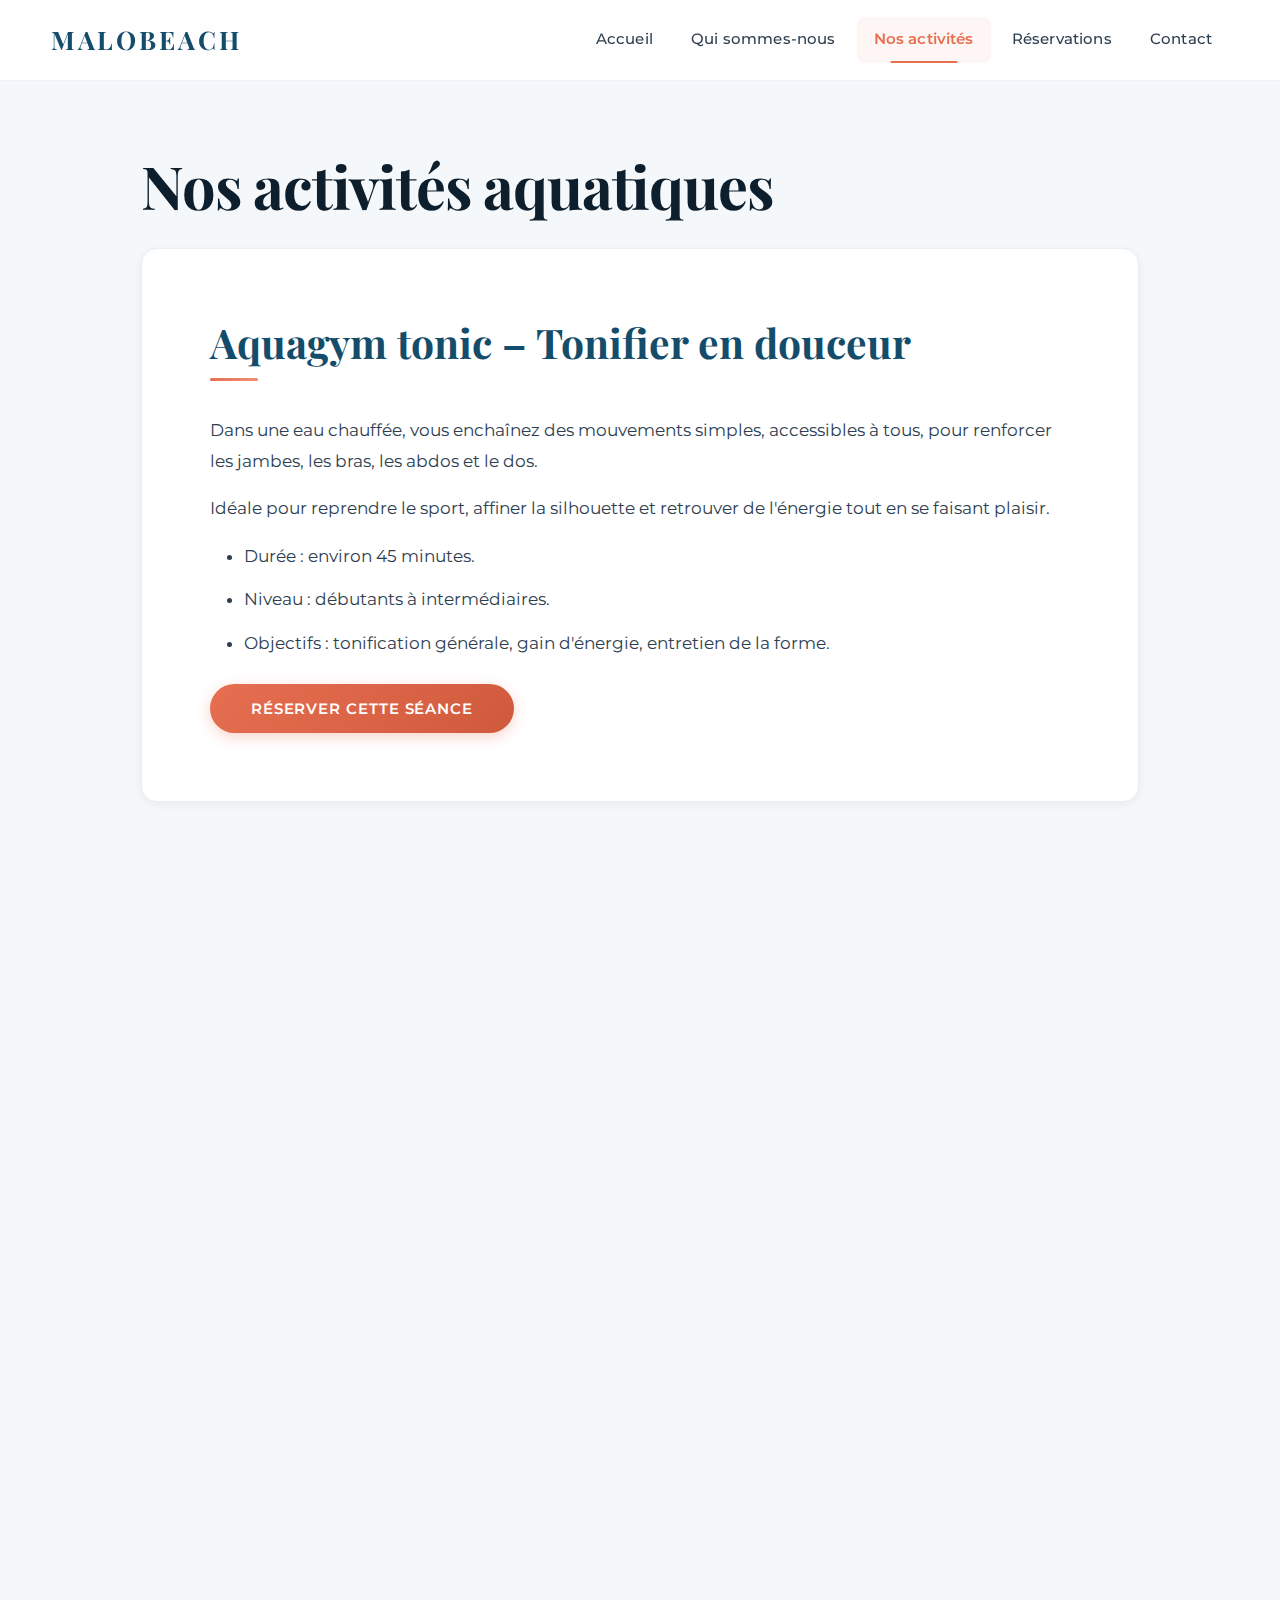
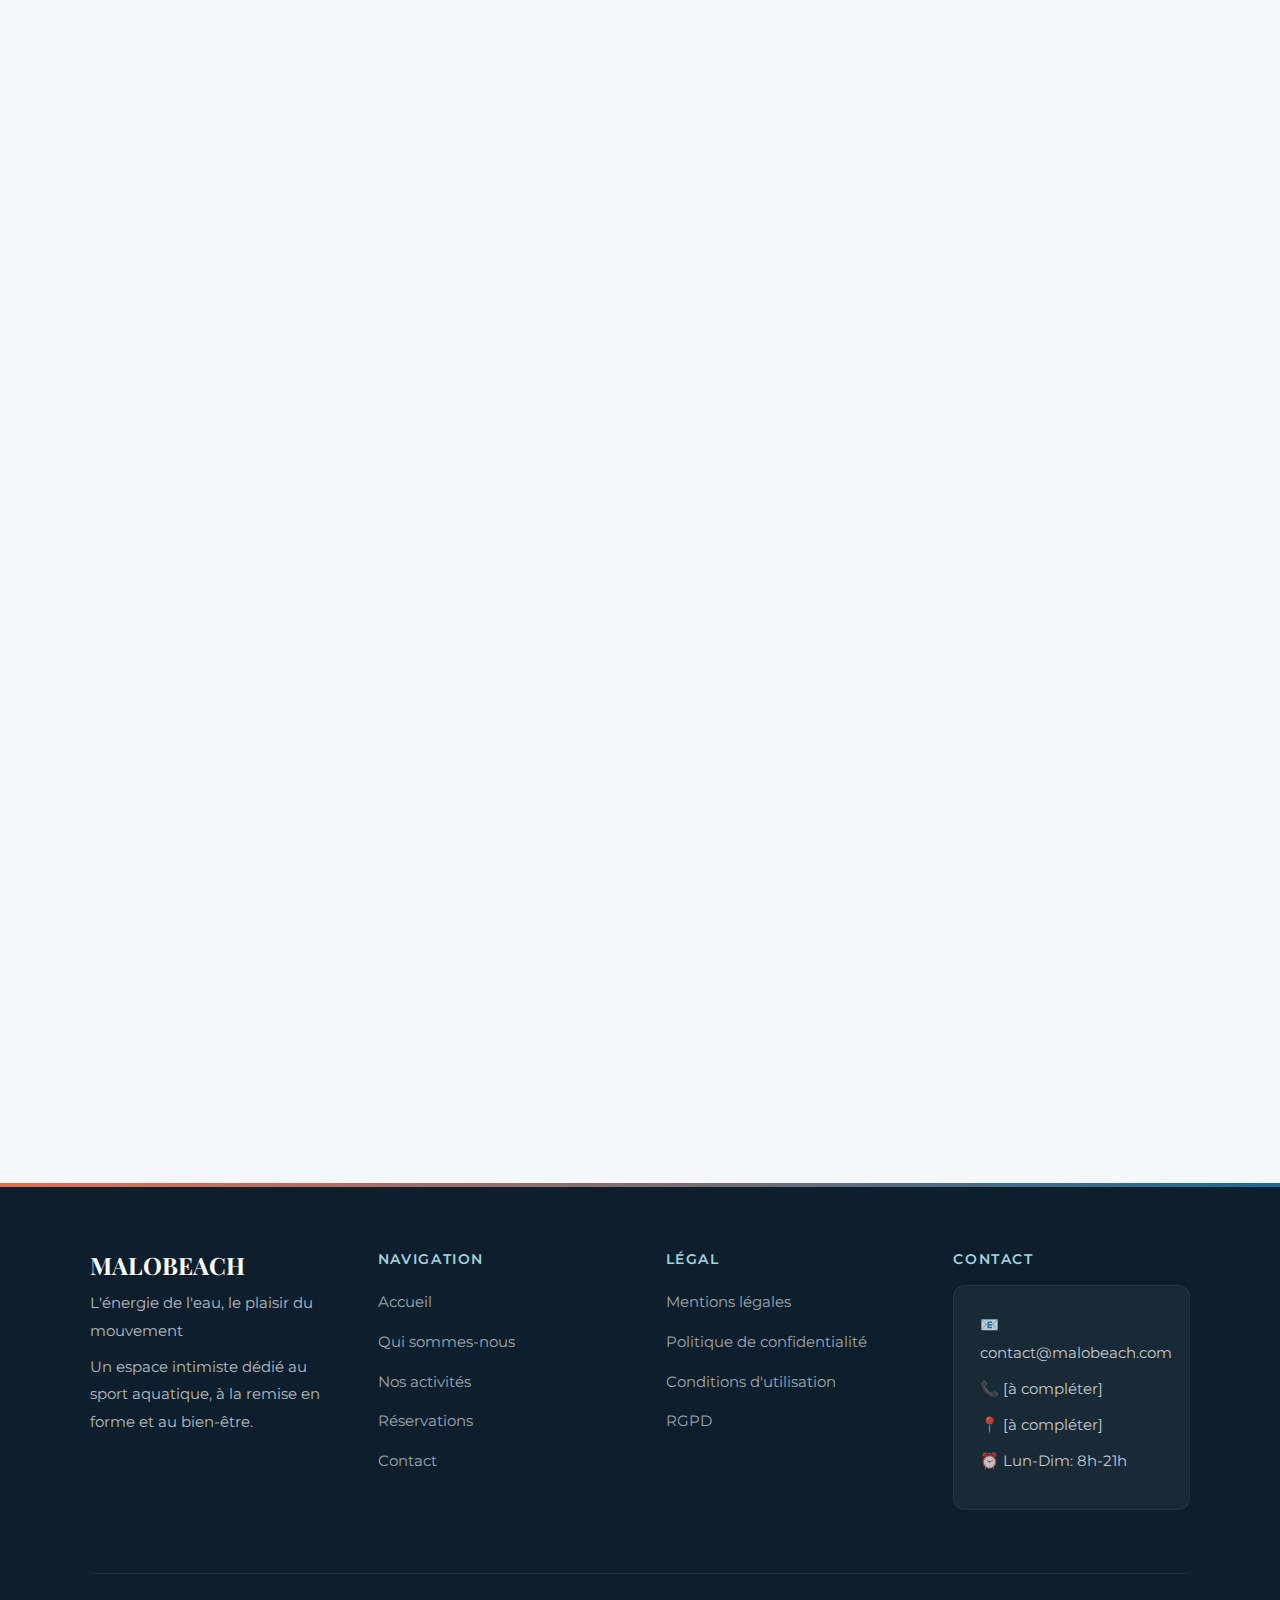
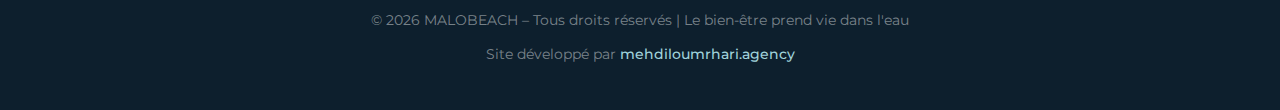
<file: nos-activites.html>
<!-- بسم الله الرحمن الرحيم -->

<!doctype html>
<html lang="fr">

<!-- HEAD -->

<head>
  <meta charset="UTF-8">
  <meta name="viewport" content="width=device-width, initial-scale=1.0">
  <link rel="preconnect" href="https://fonts.googleapis.com">
  <link rel="preconnect" href="https://fonts.gstatic.com" crossorigin>
  <link
    href="https://fonts.googleapis.com/css2?family=Montserrat:wght@300;400;500;600;700&family=Playfair+Display:wght@400;600;700&display=swap"
    rel="stylesheet">
  <link rel="stylesheet" href="css/styles.css">
  <title>Malobeach - Nos activités</title>
</head>

<body>
  <div class="nav-overlay"></div>
  <!-- HEADER -->
  <header>
    <!-- LOGO -->
    <a href="index.html">MALOBEACH</a>
    <button class="hamburger" aria-label="Menu" aria-expanded="false">
      <span></span><span></span><span></span>
    </button>
    <!-- NAVBAR -->
    <nav>
      <ul>
        <li><a href="index.html">Accueil</a></li>
        <li><a href="qui-sommes-nous.html">Qui sommes-nous</a></li>
        <li><a href="nos-activites.html">Nos activités</a></li>
        <li><a href="reservations.html">Réservations</a></li>
        <li><a href="contact.html">Contact</a></li>
      </ul>
    </nav>
  </header>

  <!-- MAIN-->
  <main>
    <h1>Nos activités aquatiques</h1>

    <!-- Activité 1: Aquagym Tonic -->
    <section class="content-section card">
      <h2>Aquagym tonic – Tonifier en douceur</h2>
      <p>
        Dans une eau chauffée, vous enchaînez des mouvements simples, accessibles
        à tous, pour renforcer les jambes, les bras, les abdos et le dos.
      </p>
      <p>
        Idéale pour reprendre le sport, affiner la silhouette et retrouver de
        l'énergie tout en se faisant plaisir.
      </p>

      <ul>
        <li>Durée : environ 45 minutes.</li>
        <li>Niveau : débutants à intermédiaires.</li>
        <li>
          Objectifs : tonification générale, gain d'énergie, entretien de la
          forme.
        </li>
      </ul>

      <button class=\"btn\">RÉSERVER CETTE SÉANCE</button>
    </section>
    <!-- Activité 2: Aquafitness Duo -->
    <section class=\"content-section card\">
      <h2>Aquafitness duo – Le sport à deux</h2>
      <p>
        L'aquafitness duo est conçu pour celles et ceux qui veulent partager leur
        séance avec un proche : conjoint, ami(e), membre de la famille.
      </p>
      <p>
        Plus dynamique qu'une séance classique, elle alterne exercices cardio,
        renforcement et travail de coordination, le tout dans une ambiance
        motivante.
      </p>
      <p>
        C'est l'activité idéale pour se soutenir mutuellement, se dépasser dans la
        bonne humeur et créer un vrai moment de complicité.
      </p>

      <ul>
        <li>Durée : environ 50 minutes.</li>
        <li>Format : exclusivement en duo.</li>
        <li>
          Objectifs : brûler des calories, améliorer l'endurance, renforcer les
          liens.
        </li>
      </ul>

      <button class="btn">RÉSERVER UNE SÉANCE DUO</button>
    </section>
    <!-- Activité 3: Bien-être Aquatique -->
    <section class="content-section card">
      <h2>Bien-être aquatique – Lâcher prise dans l'eau</h2>

      <p>
        Le bien-être aquatique est une séance centrée sur la lenteur, la
        respiration et la détente profonde.
      </p>
      <p>
        Les mouvements sont doux, guidés, et accompagnés de temps de relâchement
        et de flottaison
      </p>
      <p>
        Cette séance convient parfaitement aux personnes stressées, fatiguées, ou
        simplement en quête d'un moment pour elles.
      </p>

      <ul>
        <li>Durée : environ 45 minutes.</li>
        <li>Niveau : accessible à tous, y compris si vous reprenez doucement.</li>
        <li>
          Objectifs : apaiser le mental, détendre le corps, améliorer le sommeil.
        </li>
      </ul>

      <button class="btn">RÉSERVER CETTE SÉANCE</button>
    </section>
    <!-- Activité 4: Coaching Personnalisé -->
    <section>
      <h2>Coaching personnalisé – Votre objectif, notre priorité</h2>

      <p>
        Le coaching personnalisé s'adresse à celles et ceux qui veulent un
        accompagnement sur mesure, en solo ou en duo.
      </p>
      <p>
        Après un échange sur vos attentes, votre condition physique et vos
        contraintes, nous construisons un programme adapté : perte de poids,
        remise en forme, préparation à un événement, récupération après blessure.
      </p>
      <p>
        Vous êtes guidé(e) pas à pas, avec un suivi régulier et des ajustements au
        fil des séances.
      </p>

      <ul>
        <li>Format : solo ou duo.</li>
        <li>
          Objectifs possibles : perte de poids, tonification, reprise après arrêt,
          préparation spécifique.
        </li>
        <li>Bénéfices : progression rapide, sécurité, motivation permanente.</li>
      </ul>

      <button class="btn">DEMANDER UN COACHING</button>
    </section>
  </main>
  <!-- FOOTER -->
  <footer>
    <div>
      <!-- DESCRIPTION -->
      <div>
        <h3>MALOBEACH</h3>
        <p>L'énergie de l'eau, le plaisir du mouvement</p>
        <p>Un espace intimiste dédié au sport aquatique, à la remise en forme et au bien-être.</p>
      </div>

      <!-- NAV -->
      <div>
        <h4>Navigation</h4>
        <ul>
          <li><a href="index.html">Accueil</a></li>
          <li><a href="qui-sommes-nous.html">Qui sommes-nous</a></li>
          <li><a href="nos-activites.html">Nos activités</a></li>
          <li><a href="reservations.html">Réservations</a></li>
          <li><a href="contact.html">Contact</a></li>
        </ul>
      </div>

      <!-- LEGAL -->
      <div>
        <h4>Légal</h4>
        <ul>
          <li><a href="#">Mentions légales</a></li>
          <li><a href="#">Politique de confidentialité</a></li>
          <li><a href="#">Conditions d'utilisation</a></li>
          <li><a href="#">RGPD</a></li>
        </ul>
      </div>

      <!-- CONTACT -->
      <div>
        <h4>Contact</h4>
        <address>
          <p>📧 contact@malobeach.com</p>
          <p>📞 [à compléter]</p>
          <p>📍 [à compléter]</p>
          <p>⏰ Lun-Dim: 8h-21h</p>
        </address>
      </div>
    </div>

    <!-- CREDITS -->
    <div>
      <p>&copy; 2026 MALOBEACH – Tous droits réservés | Le bien-être prend vie dans l'eau</p>
      <p>Site développé par <a href="https://www.mehdiloumrhari.agency">mehdiloumrhari.agency</a></p>
    </div>
  </footer>
  <script src="js/script.js"></script>
</body>

</html>

<!-- تم بحمد الله-->
</file>
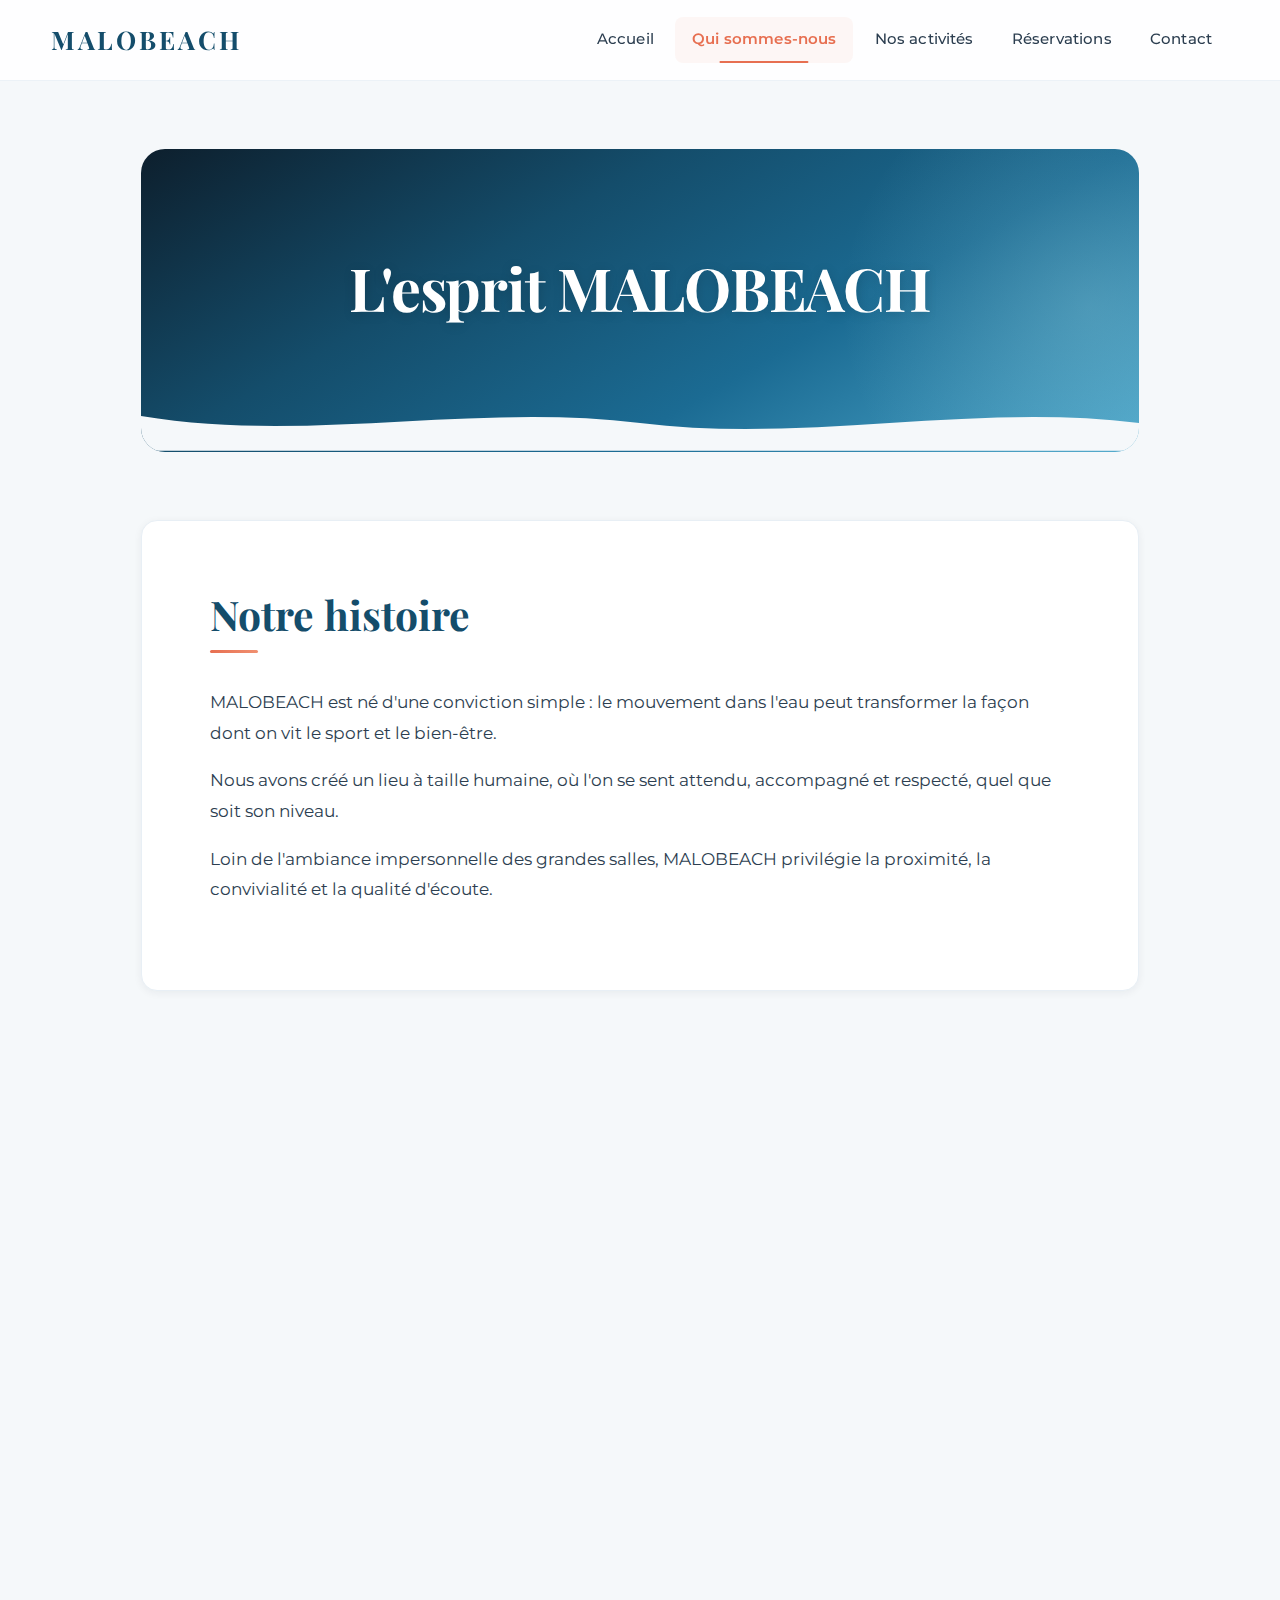
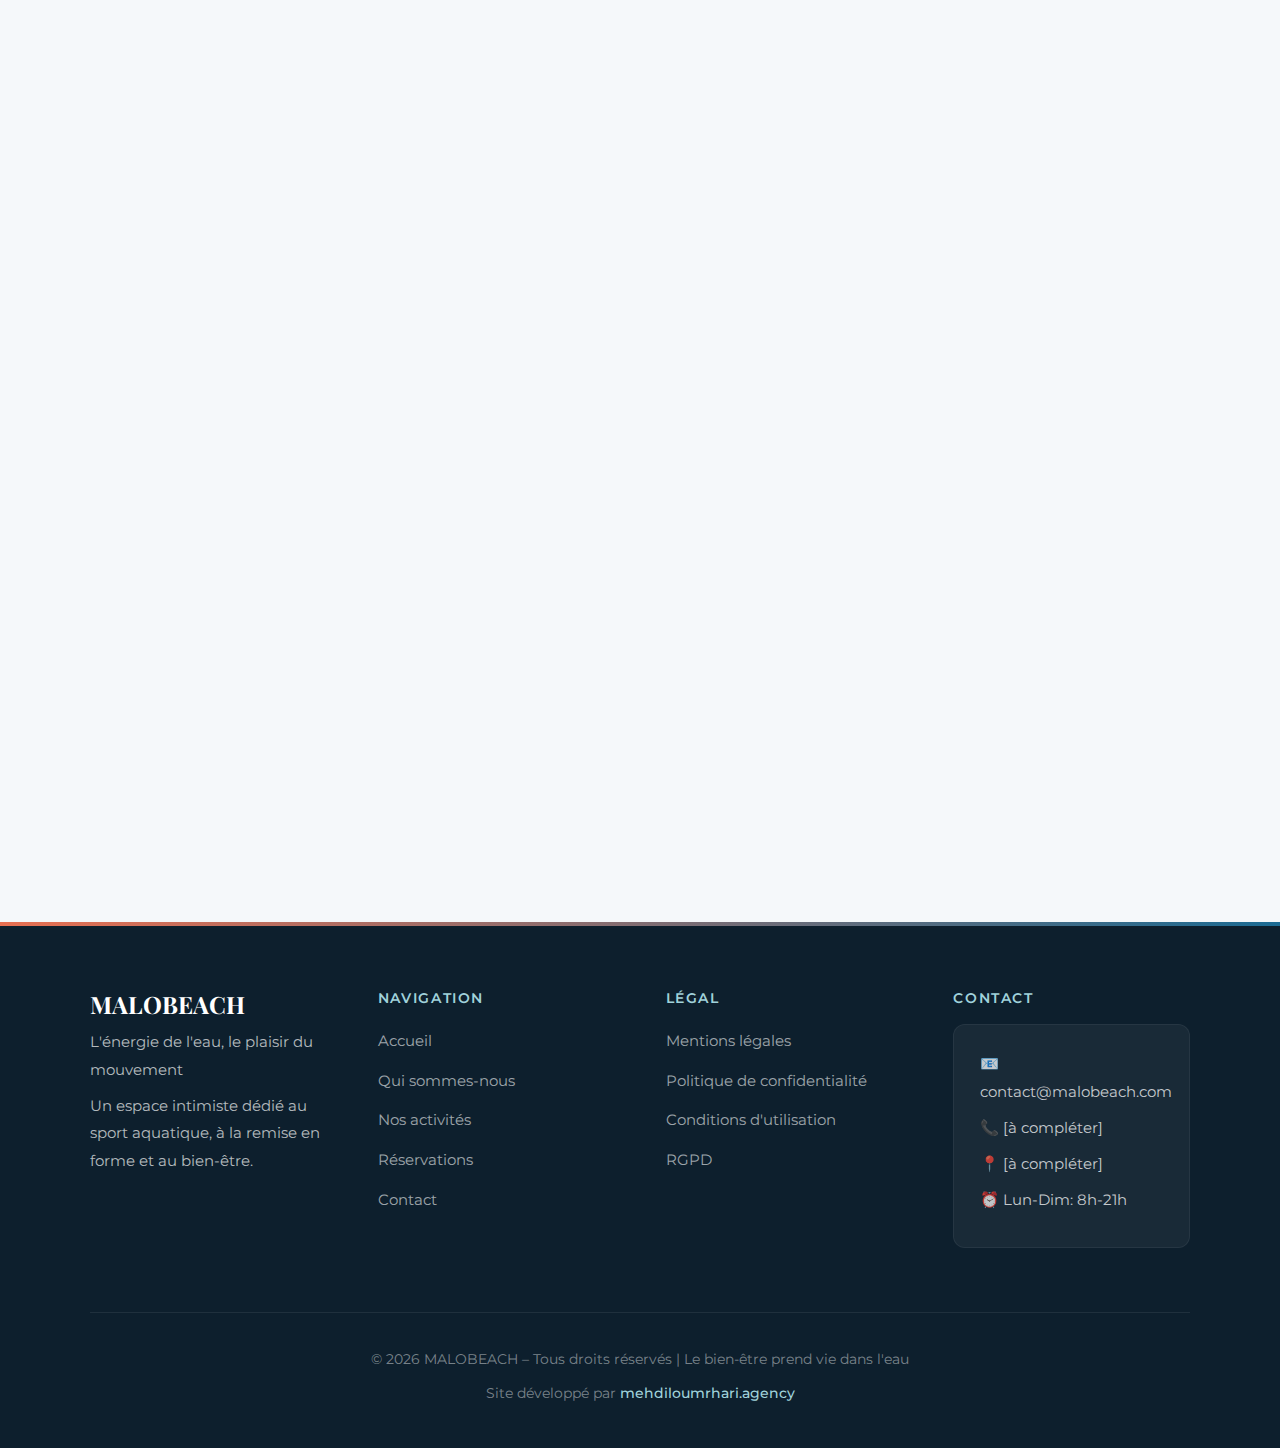
<file: qui-sommes-nous.html>
<!-- بسم الله الرحمن الرحيم -->

<!doctype html>
<html lang="fr">

<!-- HEAD -->

<head>
    <meta charset="UTF-8">
    <meta name="viewport" content="width=device-width, initial-scale=1.0">
    <meta name="description"
        content="Découvrez l'esprit MALOBEACH : notre histoire, nos valeurs et notre vision du sport aquatique dans un cadre intimiste et bienveillant.">
    <meta name="theme-color" content="#1B6B93">
    <link rel="preconnect" href="https://fonts.googleapis.com">
    <link rel="preconnect" href="https://fonts.gstatic.com" crossorigin>
    <link
        href="https://fonts.googleapis.com/css2?family=Montserrat:wght@300;400;500;600;700&family=Playfair+Display:wght@400;600;700&display=swap"
        rel="stylesheet">
    <link rel="stylesheet" href="css/styles.css">
    <title>Qui sommes-nous — Malobeach | Notre histoire & Nos valeurs</title>
</head>

<!-- BODY -->

<body>
    <div class="nav-overlay"></div>
    <!-- HEADER -->
    <header>
        <!-- LOGO -->
        <a href="index.html">MALOBEACH</a>
        <button class="hamburger" aria-label="Menu" aria-expanded="false">
            <span></span><span></span><span></span>
        </button>
        <!-- NAVBAR -->
        <nav>
            <ul>
                <li><a href="index.html">Accueil</a></li>
                <li><a href="qui-sommes-nous.html">Qui sommes-nous</a></li>
                <li><a href="nos-activites.html">Nos activités</a></li>
                <li><a href="reservations.html">Réservations</a></li>
                <li><a href="contact.html">Contact</a></li>
            </ul>
        </nav>
    </header>

    <!-- MAIN-->
    <main>
        <section class="hero-section">
            <h1>L'esprit MALOBEACH</h1>
        </section>

        <!-- Section Notre Histoire -->
        <section class="content-section">
            <h2>Notre histoire</h2>
            <p>MALOBEACH est né d'une conviction simple : le mouvement dans l'eau peut transformer la façon dont on vit
                le sport et le bien-être.</p>
            <p>Nous avons créé un lieu à taille humaine, où l'on se sent attendu, accompagné et respecté, quel que soit
                son niveau. </p>
            <p>Loin de l'ambiance impersonnelle des grandes salles, MALOBEACH privilégie la proximité, la convivialité
                et la qualité d'écoute. </p>
        </section>
        <!-- Section Notre Vision -->
        <section class="content-section">
            <h2>Notre vision du sport aquatique</h2>
            <p>Nous croyons que le sport doit être un moment de plaisir, pas de souffrance.</p>
            <p>L'eau permet de travailler le cœur, les muscles et la posture tout en limitant les chocs et les douleurs.
            </p>
            <p>Nos séances alternent travail, relâchement et respiration pour que vous sortiez à la fois plus fort(e) et
                plus léger(e).</p>
        </section>
        <!-- Section Notre Promesse -->
        <section class="content-section">
            <h2> Notre promesse</h2>
            <ul>
                <li>Vous accueillir dans un cadre propre, chaleureux et rassurant.</li>
                <li>Vous proposer des séances adaptées à vos capacités et à vos objectifs.</li>
                <li>Vous offrir un accompagnement humain, bienveillant et motivant à chaque session.</li>
            </ul>
        </section>
        <!-- Section Nos Valeurs -->
        <section class="content-section">
            <h2>Nos valeurs</h2>
            <ul>
                <li>Bienveillance : personne n'est jugé, chacun avance à son rythme.</li>
                <li>Excellence : encadrement professionnel, matériel adapté, protocole sérieux.</li>
                <li>Intimité : peu de participants par créneau, volume sonore maîtrisé, vraie qualité de présence</li>
                <li>Simplicité : réservation claire, horaires lisibles, communication directe.</li>
            </ul>
        </section>

        <!-- Bouton d'appel à l'action -->
        <div class="text-center">
            <button class="btn">RÉSERVER MA SÉANCE</button>
        </div>
    </main>

    <!-- FOOTER -->
    <footer>
        <div>
            <!-- DESCRIPTION -->
            <div>
                <h3>MALOBEACH</h3>
                <p>L'énergie de l'eau, le plaisir du mouvement</p>
                <p>Un espace intimiste dédié au sport aquatique, à la remise en forme et au bien-être.</p>
            </div>

            <!-- NAV -->
            <div>
                <h4>Navigation</h4>
                <ul>
                    <li><a href="index.html">Accueil</a></li>
                    <li><a href="qui-sommes-nous.html">Qui sommes-nous</a></li>
                    <li><a href="nos-activites.html">Nos activités</a></li>
                    <li><a href="reservations.html">Réservations</a></li>
                    <li><a href="contact.html">Contact</a></li>
                </ul>
            </div>

            <!-- LEGAL -->
            <div>
                <h4>Légal</h4>
                <ul>
                    <li><a href="#">Mentions légales</a></li>
                    <li><a href="#">Politique de confidentialité</a></li>
                    <li><a href="#">Conditions d'utilisation</a></li>
                    <li><a href="#">RGPD</a></li>
                </ul>
            </div>

            <!-- CONTACT -->
            <div>
                <h4>Contact</h4>
                <address>
                    <p>📧 contact@malobeach.com</p>
                    <p>📞 [à compléter]</p>
                    <p>📍 [à compléter]</p>
                    <p>⏰ Lun-Dim: 8h-21h</p>
                </address>
            </div>
        </div>

        <!-- CREDITS -->
        <div>
            <p>&copy; 2026 MALOBEACH – Tous droits réservés | Le bien-être prend vie dans l'eau</p>
            <p>Site développé par <a href="https://www.mehdiloumrhari.agency">mehdiloumrhari.agency</a></p>
        </div>
    </footer>
    <script src="js/script.js"></script>
</body>

</html>

<!-- تم بحمد الله-->
</file>
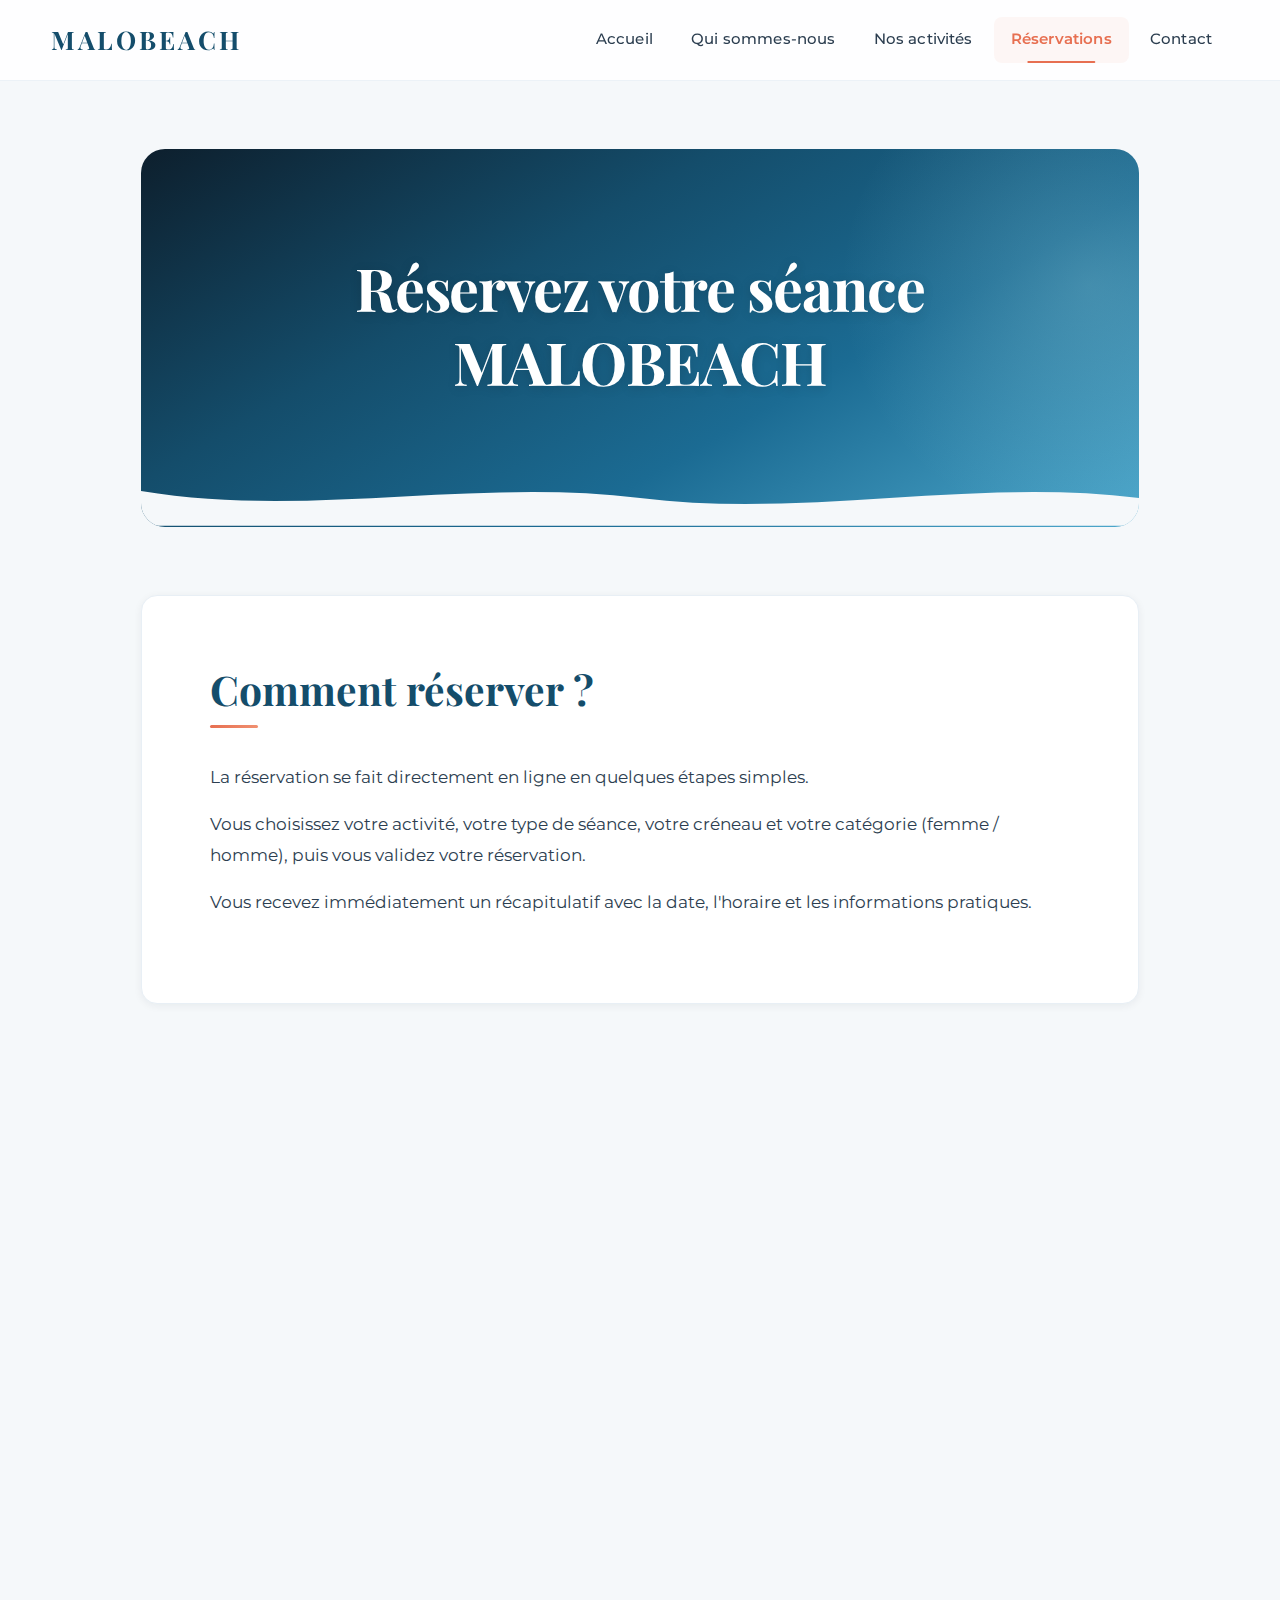
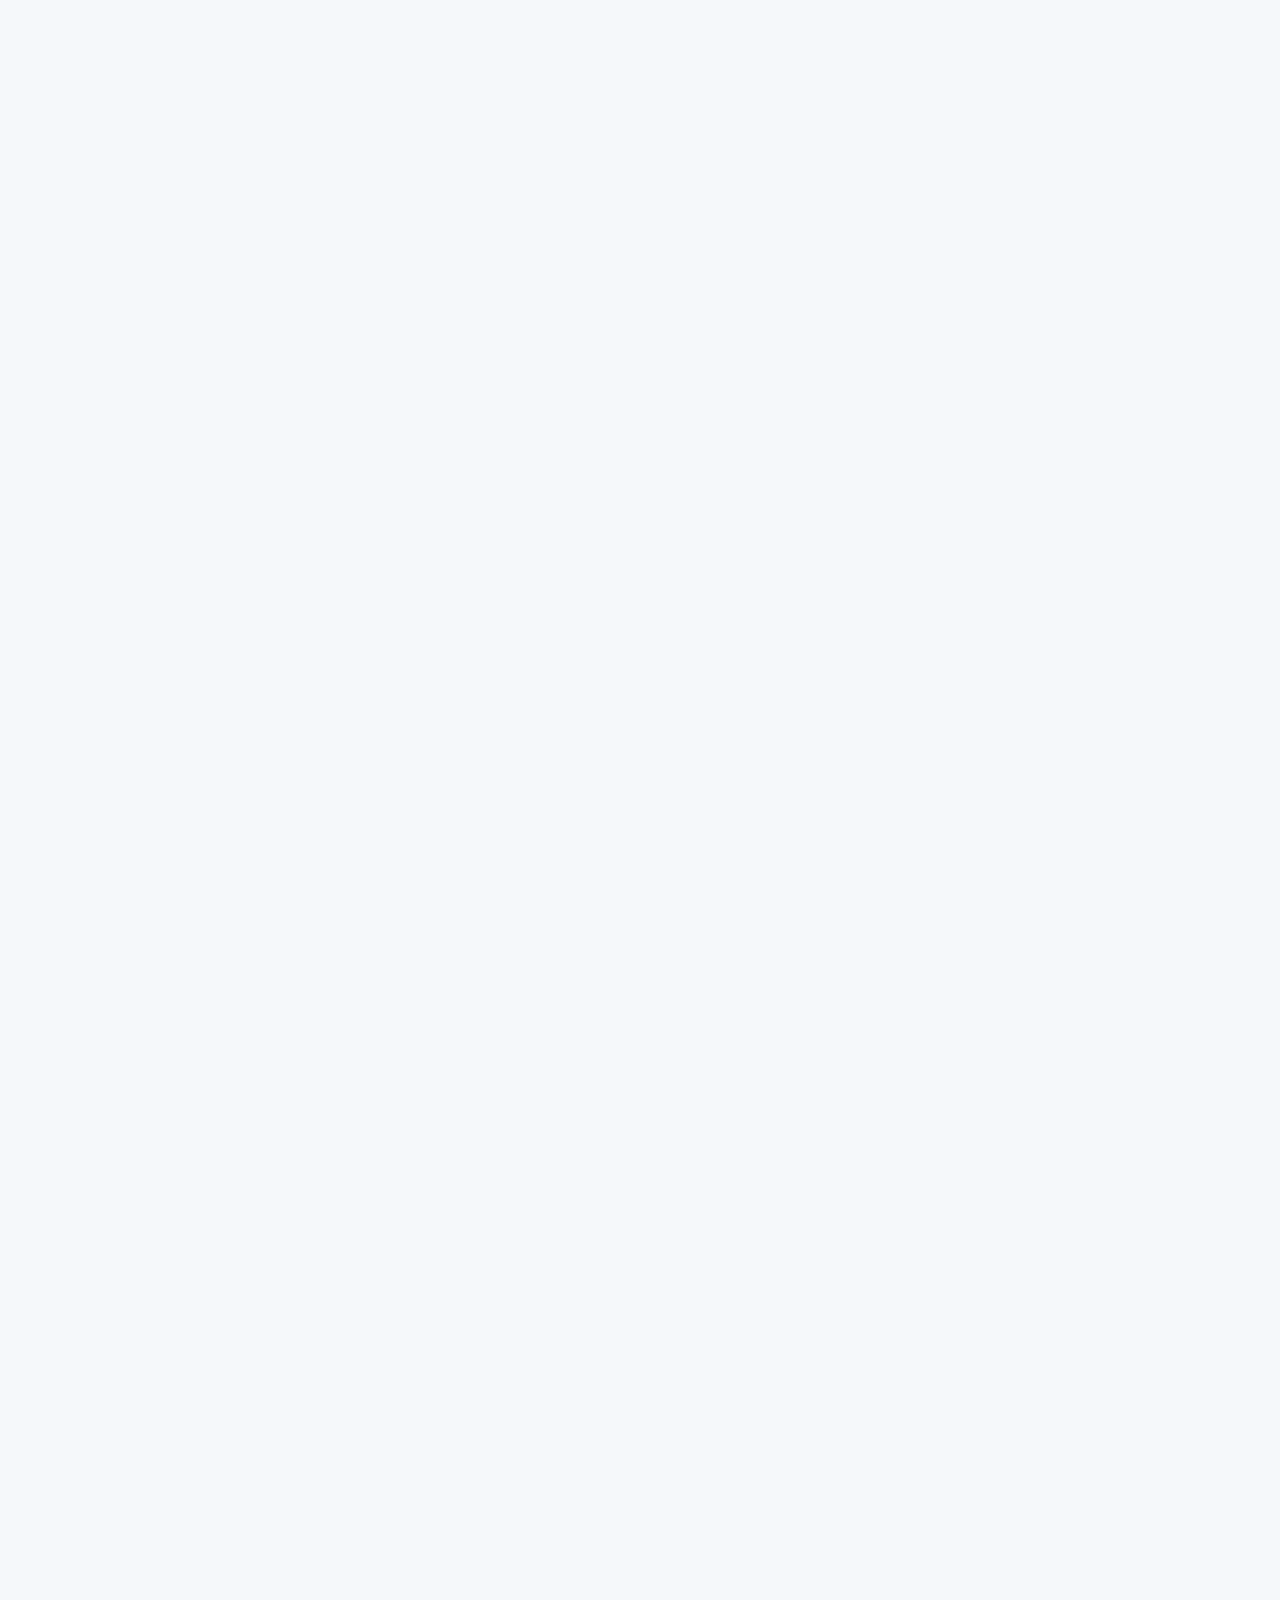
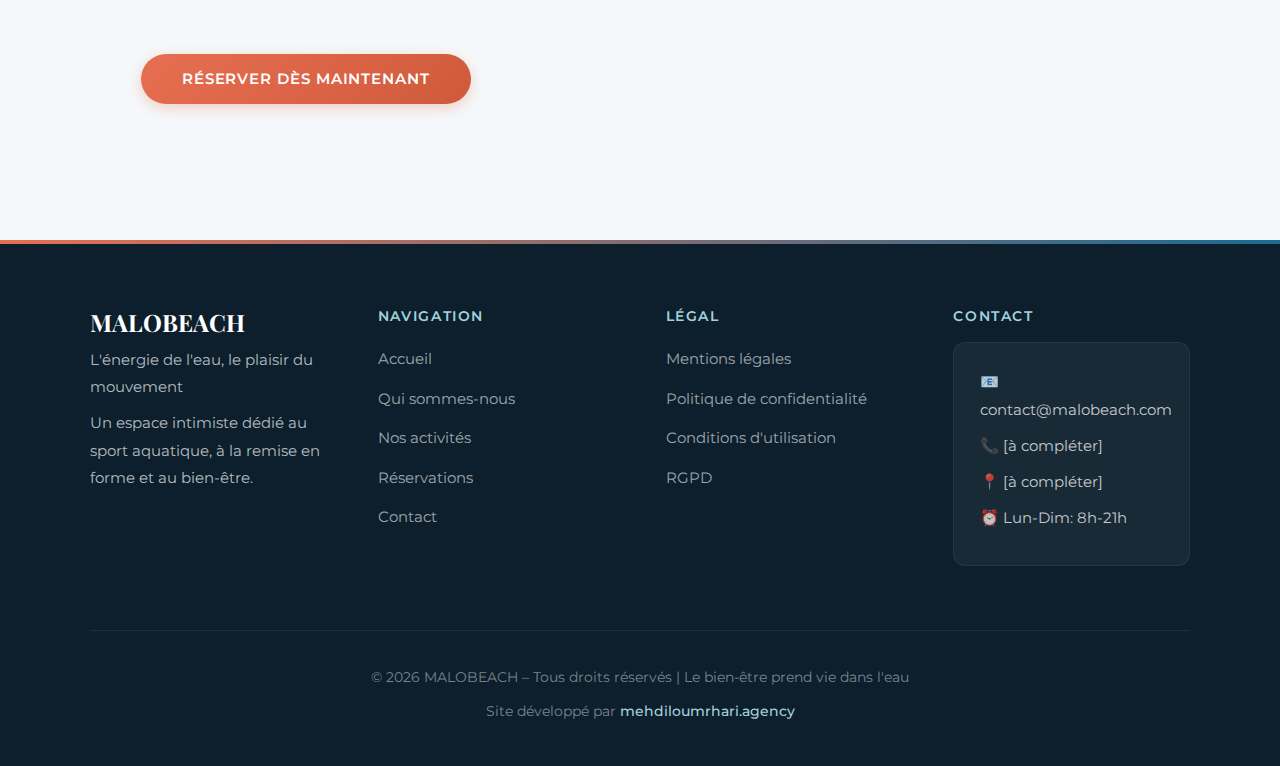
<file: reservations.html>
<!-- بسم الله الرحمن الرحيم -->

<!doctype html>
<html lang="fr">

<!-- HEAD -->

<head>
  <meta charset="UTF-8">
  <meta name="viewport" content="width=device-width, initial-scale=1.0">
  <meta name="description"
    content="Réservez votre séance MALOBEACH en ligne : aquagym, aquafitness duo, bien-être aquatique ou coaching personnalisé. Créneaux femmes et hommes.">
  <meta name="theme-color" content="#1B6B93">
  <link rel="preconnect" href="https://fonts.googleapis.com">
  <link rel="preconnect" href="https://fonts.gstatic.com" crossorigin>
  <link
    href="https://fonts.googleapis.com/css2?family=Montserrat:wght@300;400;500;600;700&family=Playfair+Display:wght@400;600;700&display=swap"
    rel="stylesheet">
  <link rel="stylesheet" href="css/styles.css">
  <title>Réservations — Malobeach | Réservez votre séance en ligne</title>
</head>

<!-- BODY -->

<body>
  <div class="nav-overlay"></div>
  <!-- HEADER -->
  <header>
    <!-- LOGO -->
    <a href="index.html">MALOBEACH</a>
    <button class="hamburger" aria-label="Menu" aria-expanded="false">
      <span></span><span></span><span></span>
    </button>
    <!-- NAVBAR -->
    <nav>
      <ul>
        <li><a href="index.html">Accueil</a></li>
        <li><a href="qui-sommes-nous.html">Qui sommes-nous</a></li>
        <li><a href="nos-activites.html">Nos activités</a></li>
        <li><a href="reservations.html">Réservations</a></li>
        <li><a href="contact.html">Contact</a></li>
      </ul>
    </nav>
  </header>

  <!-- MAIN -->
  <main>
    <section class="hero-section">
      <h1>Réservez votre séance MALOBEACH</h1>
    </section>

    <!-- Section Comment réserver -->
    <section class="content-section">
      <h2>Comment réserver ?</h2>
      <p>
        La réservation se fait directement en ligne en quelques étapes simples.
      </p>
      <p>
        Vous choisissez votre activité, votre type de séance, votre créneau et
        votre catégorie (femme / homme), puis vous validez votre
        réservation.
      </p>
      <p>
        Vous recevez immédiatement un récapitulatif avec la date, l'horaire et les
        informations pratiques.
      </p>
    </section>
    <!-- Section Choix de l'activité -->
    <section class="content-section">
      <h2>Choix de l'activité</h2>
      <ul>
        Vous pouvez réserver :
        <li>Une séance d'aquagym tonic.</li>
        <li>Une séance d'aquafitness duo.</li>
        <li>Une séance de bien-être aquatique.</li>
        <li>Un coaching personnalisé en solo ou en duo.</li>
      </ul>
    </section>
    <!-- Section Types de séance et catégories -->
    <section class="content-section">
      <h2>Type de séance et catégories</h2>
      <ul>
        Pour chaque créneau, vous pouvez sélectionner :
        <li>Solo, Duo ou Groupe selon la formule proposée.</li>
        <li>
          Créneaux réservés aux femmes ou aux hommes, pour
          respecter le confort de chacun.
        </li>
      </ul>
    </section>
    <!-- Section Créneaux et organisation -->
    <section class="content-section">
      <h2>Créneaux et organisation</h2>
      <p>
        Les séances sont proposées sur des plages horaires réparties en matinée,
        après-midi et soirée.
      </p>
      <p>
        Le nombre de participants est volontairement limité pour garantir de
        l'espace, de l'écoute et une vraie qualité de séance.
      </p>
    </section>
    <!-- Section Informations pratiques -->
    <section class="content-section">
      <h2>Informations pratiques</h2>
      <p>
        Merci d'arriver quelques minutes en avance pour vous préparer avant le
        début de la séance.
      </p>
      <p>Tout le matériel aquatique nécessaire est fourni sur place.</p>
      <p>
        En cas de besoin de modification ou d'annulation, les modalités sont
        indiquées lors de la réservation.
      </p>
    </section>
    <!-- Section Pourquoi choisir MALOBEACH -->
    <section>
      <h2>Pourquoi choisir MALOBEACH ?</h2>
      <ul>
        <li>Réservations faciles et sécurisées.</li>
        <li>Piscine 10m x 3,20m chauffée à 30°C.</li>
        <li>Matériel de sport aquatique fourni.</li>
        <li>Confirmation email instantanée.</li>
        <li>Accueil personnalisé et bienveillant.</li>
        <li>Créneaux exclusifs Femme/Homme</li>
        <li>Coachs diplômés et expérimentés.</li>
        <li>Ambiance intimiste et raffinée.</li>
      </ul>
    </section>
    <!-- Bouton d'appel à l'action -->
    <button>RÉSERVER DÈS MAINTENANT</button>
  </main>

  <!-- FOOTER -->
  <footer>
    <div>
      <!-- DESCRIPTION -->
      <div>
        <h3>MALOBEACH</h3>
        <p>L'énergie de l'eau, le plaisir du mouvement</p>
        <p>Un espace intimiste dédié au sport aquatique, à la remise en forme et au bien-être.</p>
      </div>

      <!-- NAV -->
      <div>
        <h4>Navigation</h4>
        <ul>
          <li><a href="index.html">Accueil</a></li>
          <li><a href="qui-sommes-nous.html">Qui sommes-nous</a></li>
          <li><a href="nos-activites.html">Nos activités</a></li>
          <li><a href="reservations.html">Réservations</a></li>
          <li><a href="contact.html">Contact</a></li>
        </ul>
      </div>

      <!-- LEGAL -->
      <div>
        <h4>Légal</h4>
        <ul>
          <li><a href="#">Mentions légales</a></li>
          <li><a href="#">Politique de confidentialité</a></li>
          <li><a href="#">Conditions d'utilisation</a></li>
          <li><a href="#">RGPD</a></li>
        </ul>
      </div>

      <!-- CONTACT -->
      <div>
        <h4>Contact</h4>
        <address>
          <p>📧 contact@malobeach.com</p>
          <p>📞 [à compléter]</p>
          <p>📍 [à compléter]</p>
          <p>⏰ Lun-Dim: 8h-21h</p>
        </address>
      </div>
    </div>

    <!-- CREDITS -->
    <div>
      <p>&copy; 2026 MALOBEACH – Tous droits réservés | Le bien-être prend vie dans l'eau</p>
      <p>Site développé par <a href="https://www.mehdiloumrhari.agency">mehdiloumrhari.agency</a></p>
    </div>
  </footer>
  <script src="js/script.js"></script>
</body>

</html>

<!-- تم بحمد الله-->
</file>
<file: css/styles.css>
/* ========================================
   MALOBEACH — Premium Stylesheet v3
   Aquatic Sports & Wellness Center
   ======================================== */

/* === GOOGLE FONTS FALLBACK === */
@import url('https://fonts.googleapis.com/css2?family=Montserrat:wght@300;400;500;600;700&family=Playfair+Display:wght@400;600;700&display=swap');

/* ========================================
   1. CSS CUSTOM PROPERTIES
   ======================================== */
:root {
  /* Palette — Aqua & Warm Contrast */
  --primary: #1B6B93;
  --primary-dark: #144D6B;
  --primary-light: #4DA8CC;
  --secondary: #A0D2DB;
  --secondary-light: #D0EBF0;
  --accent: #E76F51;
  --accent-dark: #CF5A3B;
  --accent-light: #F09070;

  /* Neutrals */
  --dark: #0D1F2D;
  --dark-soft: #1A3347;
  --white: #FFFFFF;
  --off-white: #F5F8FA;
  --text: #2C3E50;
  --text-light: #6B7C93;
  --border: #D9E2EC;
  --border-light: #E8EFF5;

  /* Typography */
  --font-heading: 'Playfair Display', Georgia, serif;
  --font-body: 'Montserrat', -apple-system, BlinkMacSystemFont, 'Segoe UI', sans-serif;

  /* Spacing */
  --sp-2xs: 0.25rem;
  --sp-xs: 0.5rem;
  --sp-sm: 0.75rem;
  --sp-md: 1rem;
  --sp-lg: 1.5rem;
  --sp-xl: 2rem;
  --sp-2xl: 3rem;
  --sp-3xl: 4rem;
  --sp-4xl: 6rem;

  /* Shadows */
  --shadow-xs: 0 1px 2px rgba(13, 31, 45, 0.05);
  --shadow-sm: 0 2px 8px rgba(13, 31, 45, 0.06);
  --shadow-md: 0 4px 16px rgba(13, 31, 45, 0.08);
  --shadow-lg: 0 8px 30px rgba(13, 31, 45, 0.1);
  --shadow-xl: 0 16px 50px rgba(13, 31, 45, 0.12);

  /* Transitions */
  --ease: cubic-bezier(0.4, 0, 0.2, 1);
  --duration: 0.3s;
  --duration-slow: 0.5s;

  /* Border radius */
  --radius-sm: 8px;
  --radius-md: 12px;
  --radius-lg: 16px;
  --radius-xl: 24px;
  --radius-pill: 100px;
}

/* ========================================
   2. RESET
   ======================================== */
*,
*::before,
*::after {
  margin: 0;
  padding: 0;
  box-sizing: border-box;
}

html {
  scroll-behavior: smooth;
  font-size: 16px;
  -webkit-font-smoothing: antialiased;
  -moz-osx-font-smoothing: grayscale;
}

body {
  font-family: var(--font-body);
  font-size: 1rem;
  font-weight: 400;
  line-height: 1.7;
  color: var(--text);
  background-color: var(--off-white);
  overflow-x: hidden;
  min-height: 100vh;
}

img {
  max-width: 100%;
  height: auto;
  display: block;
}

/* ========================================
   3. TYPOGRAPHY
   ======================================== */
h1,
h2,
h3,
h4,
h5,
h6 {
  font-family: var(--font-heading);
  font-weight: 700;
  line-height: 1.25;
  color: var(--dark);
  margin-bottom: var(--sp-lg);
}

h1 {
  font-size: clamp(2rem, 5vw, 3.5rem);
  letter-spacing: -0.02em;
}

h2 {
  font-size: clamp(1.5rem, 3.5vw, 2.4rem);
  color: var(--primary-dark);
  position: relative;
  padding-bottom: var(--sp-sm);
  margin-bottom: var(--sp-xl);
}

h2::after {
  content: '';
  position: absolute;
  bottom: 0;
  left: 0;
  width: 48px;
  height: 3px;
  background: linear-gradient(90deg, var(--accent), var(--accent-light));
  border-radius: 3px;
  transition: width var(--duration) var(--ease);
}

.content-section:hover h2::after,
.card:hover h2::after,
section:hover h2::after {
  width: 72px;
}

h3 {
  font-size: 1.5rem;
}

h4 {
  font-size: 1rem;
  font-family: var(--font-body);
  font-weight: 600;
  text-transform: uppercase;
  letter-spacing: 0.08em;
}

p {
  margin-bottom: var(--sp-md);
  line-height: 1.8;
}

/* ========================================
   4. LINKS
   ======================================== */
a {
  color: var(--primary);
  text-decoration: none;
  transition: color var(--duration) var(--ease);
}

a:hover {
  color: var(--accent);
}

/* ========================================
   5. BUTTONS
   ======================================== */
button,
.btn {
  display: inline-flex;
  align-items: center;
  justify-content: center;
  gap: var(--sp-xs);
  background: linear-gradient(135deg, var(--accent) 0%, var(--accent-dark) 100%);
  color: var(--white);
  padding: 0.85rem 2rem;
  border: none;
  border-radius: var(--radius-pill);
  font-family: var(--font-body);
  font-size: 0.9rem;
  font-weight: 600;
  cursor: pointer;
  transition: all var(--duration) var(--ease);
  text-transform: uppercase;
  letter-spacing: 0.06em;
  text-decoration: none;
  text-align: center;
  position: relative;
  overflow: hidden;
  box-shadow: 0 4px 14px rgba(231, 111, 81, 0.3);
}

/* Shimmer effect */
button::after,
.btn::after {
  content: '';
  position: absolute;
  top: 0;
  left: -100%;
  width: 100%;
  height: 100%;
  background: linear-gradient(90deg, transparent, rgba(255, 255, 255, 0.2), transparent);
  transition: left 0.6s var(--ease);
}

button:hover::after,
.btn:hover::after {
  left: 100%;
}

button:hover,
.btn:hover {
  transform: translateY(-2px);
  box-shadow: 0 6px 20px rgba(231, 111, 81, 0.4);
}

button:active,
.btn:active {
  transform: translateY(0);
  box-shadow: 0 2px 8px rgba(231, 111, 81, 0.3);
}

.btn-secondary {
  background: var(--border-light);
  color: var(--text);
  box-shadow: var(--shadow-xs);
}

.btn-secondary:hover {
  background: var(--border);
  color: var(--dark);
  box-shadow: var(--shadow-sm);
}

/* ========================================
   6. HEADER & NAVIGATION
   ======================================== */
header {
  background: rgba(255, 255, 255, 0.85);
  backdrop-filter: blur(20px);
  -webkit-backdrop-filter: blur(20px);
  border-bottom: 1px solid rgba(27, 107, 147, 0.08);
  padding: var(--sp-md) var(--sp-xl);
  position: sticky;
  top: 0;
  z-index: 1000;
  display: flex;
  justify-content: space-between;
  align-items: center;
  transition: all var(--duration) var(--ease);
}

header.scrolled {
  background: rgba(255, 255, 255, 0.96);
  box-shadow: var(--shadow-md);
  padding-top: var(--sp-sm);
  padding-bottom: var(--sp-sm);
}

/* Logo */
header>a:first-child {
  font-family: var(--font-heading);
  font-size: 1.5rem;
  font-weight: 700;
  color: var(--primary-dark);
  text-decoration: none;
  letter-spacing: 0.12em;
  transition: color var(--duration) var(--ease);
  white-space: nowrap;
}

header>a:first-child:hover {
  color: var(--accent);
}

/* Hamburger */
.hamburger {
  display: none;
  flex-direction: column;
  justify-content: center;
  gap: 5px;
  width: 30px;
  height: 30px;
  background: none;
  border: none;
  cursor: pointer;
  padding: 2px;
  box-shadow: none;
  z-index: 1100;
}

.hamburger::after {
  display: none;
}

.hamburger span {
  display: block;
  width: 100%;
  height: 2px;
  background: var(--dark);
  border-radius: 2px;
  transition: all var(--duration) var(--ease);
  transform-origin: center;
}

.hamburger.active span:nth-child(1) {
  transform: rotate(45deg) translate(5px, 5px);
}

.hamburger.active span:nth-child(2) {
  opacity: 0;
  transform: scaleX(0);
}

.hamburger.active span:nth-child(3) {
  transform: rotate(-45deg) translate(5px, -5px);
}

/* Nav links */
nav ul {
  list-style: none;
  display: flex;
  gap: var(--sp-2xs);
  align-items: center;
  margin: 0;
}

nav ul li {
  margin-bottom: 0;
}

nav ul li a {
  display: block;
  padding: 0.55rem 1rem;
  text-decoration: none;
  color: var(--text);
  font-weight: 500;
  font-size: 0.88rem;
  letter-spacing: 0.01em;
  border-radius: var(--radius-sm);
  transition: all var(--duration) var(--ease);
  position: relative;
}

nav ul li a::after {
  content: '';
  position: absolute;
  bottom: 0;
  left: 50%;
  transform: translateX(-50%);
  width: 0;
  height: 2px;
  background: var(--accent);
  border-radius: 2px;
  transition: width var(--duration) var(--ease);
}

nav ul li a:hover {
  color: var(--primary);
  background: rgba(27, 107, 147, 0.05);
}

nav ul li a:hover::after {
  width: 50%;
}

/* Active link */
nav a.active {
  color: var(--accent);
  font-weight: 600;
  background: rgba(231, 111, 81, 0.06);
}

nav a.active::after {
  width: 50%;
}

nav a.active:hover {
  color: var(--accent-dark);
}

/* ========================================
   7. MAIN
   ======================================== */
main {
  max-width: 1100px;
  margin: 0 auto;
  padding: var(--sp-2xl) var(--sp-xl);
}

/* ========================================
   8. HERO SECTION
   ======================================== */
.hero-section {
  background: linear-gradient(150deg, var(--dark) 0%, var(--primary-dark) 35%, var(--primary) 65%, var(--primary-light) 100%);
  color: var(--white);
  padding: var(--sp-4xl) var(--sp-xl);
  text-align: center;
  position: relative;
  overflow: hidden;
  border-radius: var(--radius-xl);
  margin-bottom: var(--sp-3xl);
}

/* Subtle radial glow */
.hero-section::before {
  content: '';
  position: absolute;
  top: -30%;
  right: -20%;
  width: 500px;
  height: 500px;
  background: radial-gradient(circle, rgba(160, 210, 219, 0.25) 0%, transparent 70%);
  pointer-events: none;
}

/* Animated wave bottom */
.hero-section::after {
  content: '';
  position: absolute;
  bottom: -1px;
  left: 0;
  width: 200%;
  height: 60px;
  background: url("data:image/svg+xml,%3Csvg xmlns='http://www.w3.org/2000/svg' viewBox='0 0 1440 80'%3E%3Cpath fill='%23F5F8FA' d='M0,30 C240,70 480,10 720,40 C960,70 1200,10 1440,40 L1440,80 L0,80 Z'/%3E%3C/svg%3E") repeat-x;
  background-size: 50% 100%;
  animation: wave 10s linear infinite;
}

@keyframes wave {
  0% {
    transform: translateX(0);
  }

  100% {
    transform: translateX(-50%);
  }
}

.hero-section h1 {
  color: var(--white);
  margin-bottom: var(--sp-lg);
  position: relative;
  z-index: 1;
  text-shadow: 0 2px 12px rgba(0, 0, 0, 0.15);
}

.hero-section h1::after {
  display: none;
}

.hero-section p {
  color: rgba(255, 255, 255, 0.88);
  font-size: 1.1rem;
  max-width: 620px;
  margin: 0 auto;
  position: relative;
  z-index: 1;
  line-height: 1.9;
}

/* ========================================
   9. CONTENT SECTIONS
   ======================================== */
section {
  padding: var(--sp-xl) 0;
}

.content-section {
  background: var(--white);
  border-radius: var(--radius-lg);
  padding: var(--sp-2xl);
  margin-bottom: var(--sp-xl);
  box-shadow: var(--shadow-sm);
  border: 1px solid var(--border-light);
  transition: all var(--duration) var(--ease);
}

.content-section:hover {
  box-shadow: var(--shadow-md);
  border-color: rgba(27, 107, 147, 0.12);
}

/* ========================================
   10. CARDS
   ======================================== */
.card {
  background: var(--white);
  border-radius: var(--radius-lg);
  padding: var(--sp-2xl);
  box-shadow: var(--shadow-sm);
  border: 1px solid var(--border-light);
  transition: all var(--duration) var(--ease);
  position: relative;
  overflow: hidden;
}

.card::before {
  content: '';
  position: absolute;
  top: 0;
  left: 0;
  right: 0;
  height: 4px;
  background: linear-gradient(90deg, var(--primary), var(--accent));
  opacity: 0;
  transition: opacity var(--duration) var(--ease);
}

.card:hover {
  box-shadow: var(--shadow-lg);
  transform: translateY(-4px);
}

.card:hover::before {
  opacity: 1;
}

/* Feature grid */
.feature-grid {
  display: grid;
  grid-template-columns: repeat(auto-fit, minmax(240px, 1fr));
  gap: var(--sp-lg);
  margin: var(--sp-xl) 0;
  list-style: none;
  padding: 0;
}

.feature-card {
  background: var(--white);
  border: 1px solid var(--border-light);
  padding: var(--sp-xl) var(--sp-lg);
  border-radius: var(--radius-md);
  text-align: center;
  box-shadow: var(--shadow-xs);
  transition: all var(--duration) var(--ease);
  position: relative;
  overflow: hidden;
  font-size: 0.95rem;
  line-height: 1.7;
}

.feature-card::before {
  content: '';
  position: absolute;
  top: 0;
  left: 0;
  width: 100%;
  height: 3px;
  background: linear-gradient(90deg, var(--primary-light), var(--secondary));
  transform: scaleX(0);
  transform-origin: left;
  transition: transform var(--duration) var(--ease);
}

.feature-card:hover {
  box-shadow: var(--shadow-md);
  transform: translateY(-6px);
  border-color: rgba(27, 107, 147, 0.15);
}

.feature-card:hover::before {
  transform: scaleX(1);
}

/* ========================================
   11. LISTS (in content)
   ======================================== */
ul,
ol {
  margin-left: var(--sp-xl);
  margin-bottom: var(--sp-lg);
}

ul li,
ol li {
  margin-bottom: var(--sp-sm);
  line-height: 1.8;
}

/* ========================================
   12. FORMS
   ======================================== */
form {
  background: var(--white);
  padding: var(--sp-2xl);
  border-radius: var(--radius-lg);
  box-shadow: var(--shadow-md);
  max-width: 640px;
  margin-bottom: var(--sp-xl);
  border: 1px solid var(--border-light);
  position: relative;
  overflow: hidden;
}

form::before {
  content: '';
  position: absolute;
  top: 0;
  left: 0;
  right: 0;
  height: 4px;
  background: linear-gradient(90deg, var(--primary), var(--primary-light), var(--accent));
}

form>div {
  margin-bottom: var(--sp-lg);
}

label {
  display: block;
  font-weight: 600;
  margin-bottom: var(--sp-xs);
  color: var(--dark);
  font-size: 0.9rem;
}

input[type="text"],
input[type="email"],
input[type="tel"],
input[type="date"],
input[type="number"],
select,
textarea {
  width: 100%;
  padding: 0.8rem 1rem;
  border: 2px solid var(--border);
  border-radius: var(--radius-sm);
  font-family: var(--font-body);
  font-size: 0.95rem;
  color: var(--text);
  background: var(--white);
  transition: all var(--duration) var(--ease);
  outline: none;
}

input:focus,
select:focus,
textarea:focus {
  border-color: var(--primary);
  box-shadow: 0 0 0 3px rgba(27, 107, 147, 0.12);
}

textarea {
  resize: vertical;
  min-height: 120px;
}

select {
  appearance: none;
  background-image: url("data:image/svg+xml;charset=UTF-8,%3csvg xmlns='http://www.w3.org/2000/svg' viewBox='0 0 24 24' fill='none' stroke='%231B6B93' stroke-width='2'%3e%3cpolyline points='6 9 12 15 18 9'%3e%3c/polyline%3e%3c/svg%3e");
  background-repeat: no-repeat;
  background-position: right 0.75rem center;
  background-size: 1.2em;
  padding-right: 2.5rem;
}

form button[type="submit"] {
  width: 100%;
  padding: 1rem;
  font-size: 0.95rem;
  margin-top: var(--sp-sm);
}

form button[type="submit"]:hover {
  background: linear-gradient(135deg, var(--accent-dark) 0%, var(--accent) 100%);
}

/* Field states */
.field-focused input,
.field-focused textarea,
.field-focused select {
  border-color: var(--primary);
  box-shadow: 0 0 0 3px rgba(27, 107, 147, 0.12);
}

.field-filled input,
.field-filled textarea,
.field-filled select {
  background: rgba(160, 210, 219, 0.04);
  border-color: var(--secondary);
}

.field-error input,
.field-error textarea,
.field-error select {
  border-color: #E53E3E;
  background: rgba(229, 62, 62, 0.02);
  box-shadow: 0 0 0 3px rgba(229, 62, 62, 0.08);
}

.error-message {
  color: #E53E3E;
  font-size: 0.8rem;
  font-weight: 500;
  margin-top: var(--sp-2xs);
  display: block;
}

/* ========================================
   13. ADDRESS
   ======================================== */
address {
  background: var(--off-white);
  padding: var(--sp-lg);
  border-radius: var(--radius-md);
  font-style: normal;
  line-height: 2;
  margin-bottom: var(--sp-lg);
  border: 1px solid var(--border-light);
}

/* ========================================
   14. FOOTER
   ======================================== */
footer {
  background: var(--dark);
  color: var(--white);
  padding: var(--sp-3xl) var(--sp-xl) var(--sp-xl);
  margin-top: var(--sp-3xl);
  position: relative;
}

/* Gradient top line */
footer::before {
  content: '';
  position: absolute;
  top: 0;
  left: 0;
  right: 0;
  height: 4px;
  background: linear-gradient(90deg, var(--accent), var(--primary), var(--secondary), var(--accent));
  background-size: 300% 100%;
  animation: footerGradient 8s linear infinite;
}

@keyframes footerGradient {
  0% {
    background-position: 0% 50%;
  }

  100% {
    background-position: 300% 50%;
  }
}

/* Footer grid layout */
footer>div:first-child {
  display: grid;
  grid-template-columns: repeat(auto-fit, minmax(200px, 1fr));
  gap: var(--sp-2xl);
  max-width: 1100px;
  margin: 0 auto var(--sp-2xl);
}

footer h3 {
  color: var(--white);
  font-size: 1.4rem;
  margin-bottom: var(--sp-xs);
}

footer h4 {
  color: var(--secondary);
  margin-bottom: var(--sp-md);
  font-size: 0.8rem;
  letter-spacing: 0.12em;
}

footer p {
  color: rgba(255, 255, 255, 0.7);
  font-size: 0.9rem;
  margin-bottom: var(--sp-xs);
}

footer ul {
  list-style: none;
  margin: 0;
  padding: 0;
}

footer ul li {
  margin-bottom: var(--sp-2xs);
}

footer ul li a {
  color: rgba(255, 255, 255, 0.6);
  font-size: 0.88rem;
  transition: all var(--duration) var(--ease);
  padding: var(--sp-2xs) 0;
  display: inline-block;
}

footer ul li a:hover {
  color: var(--secondary);
  transform: translateX(3px);
  text-decoration: none;
}

footer address {
  background: rgba(255, 255, 255, 0.05);
  border: 1px solid rgba(255, 255, 255, 0.06);
  color: var(--white);
  margin: var(--sp-sm) 0;
}

footer address p {
  color: rgba(255, 255, 255, 0.75);
}

footer address a {
  color: var(--secondary);
}

footer address a:hover {
  color: var(--accent);
}

/* Footer credits */
.footer-credits,
footer>div:last-child {
  grid-column: 1 / -1;
  border-top: 1px solid rgba(255, 255, 255, 0.08);
  padding-top: var(--sp-xl);
  margin-top: var(--sp-lg);
  text-align: center;
  max-width: 1100px;
  margin-left: auto;
  margin-right: auto;
}

.footer-credits p,
footer>div:last-child p {
  font-size: 0.82rem;
  color: rgba(255, 255, 255, 0.45);
}

.footer-credits a,
footer>div:last-child a {
  color: var(--secondary);
  font-weight: 500;
}

.footer-credits a:hover,
footer>div:last-child a:hover {
  color: var(--accent);
}

/* ========================================
   15. NOTIFICATIONS
   ======================================== */
.notification {
  position: fixed;
  top: 20px;
  right: 20px;
  padding: var(--sp-lg) var(--sp-xl);
  background: var(--white);
  border-left: 4px solid var(--primary);
  border-radius: var(--radius-md);
  box-shadow: var(--shadow-xl);
  z-index: 5000;
  opacity: 0;
  transform: translateX(120%);
  transition: all var(--duration) var(--ease);
  max-width: 400px;
  font-size: 0.92rem;
}

.notification.show {
  opacity: 1;
  transform: translateX(0);
}

.notification-success {
  border-left-color: #48BB78;
  color: #276749;
}

.notification-success::before {
  content: '✓ ';
  font-weight: 700;
}

.notification-error {
  border-left-color: #E53E3E;
  color: #C53030;
}

.notification-error::before {
  content: '✕ ';
  font-weight: 700;
}

.notification-warning {
  border-left-color: #ED8936;
  color: #C05621;
}

.notification-info {
  border-left-color: var(--primary);
  color: var(--dark);
}

/* ========================================
   16. MODALS
   ======================================== */
.modal {
  position: fixed;
  inset: 0;
  background: rgba(13, 31, 45, 0.55);
  backdrop-filter: blur(6px);
  display: flex;
  align-items: center;
  justify-content: center;
  z-index: 3000;
  opacity: 0;
  transition: opacity var(--duration) var(--ease);
}

.modal.show {
  opacity: 1;
}

.modal-content {
  background: var(--white);
  border-radius: var(--radius-xl);
  padding: var(--sp-3xl);
  max-width: 500px;
  width: 90%;
  box-shadow: var(--shadow-xl);
  position: relative;
  animation: modalIn 0.35s var(--ease);
}

@keyframes modalIn {
  from {
    transform: translateY(-30px) scale(0.96);
    opacity: 0;
  }

  to {
    transform: translateY(0) scale(1);
    opacity: 1;
  }
}

.modal-close {
  position: absolute;
  top: var(--sp-md);
  right: var(--sp-md);
  background: none;
  border: none;
  font-size: 1.6rem;
  cursor: pointer;
  color: var(--text-light);
  width: 36px;
  height: 36px;
  display: flex;
  align-items: center;
  justify-content: center;
  border-radius: 50%;
  box-shadow: none;
  padding: 0;
}

.modal-close::after {
  display: none;
}

.modal-close:hover {
  color: var(--dark);
  background: var(--border-light);
  transform: none;
  box-shadow: none;
}

.modal-content h2 {
  margin-top: 0;
  color: var(--dark);
}

.modal-content p {
  color: var(--text);
}

.modal-buttons {
  display: flex;
  gap: var(--sp-md);
  justify-content: flex-end;
  margin-top: var(--sp-xl);
}

.modal-buttons button {
  padding: var(--sp-sm) var(--sp-xl);
  font-size: 0.9rem;
}

.modal-buttons .btn-secondary {
  background: var(--border-light);
  color: var(--text);
  box-shadow: none;
}

.modal-buttons .btn-secondary:hover {
  background: var(--border);
  box-shadow: none;
  transform: none;
}

.modal-buttons .btn-secondary::after {
  display: none;
}

/* ========================================
   17. SCROLL REVEAL
   ======================================== */
.reveal {
  opacity: 0;
  transform: translateY(24px);
  transition: all 0.6s var(--ease);
}

.reveal.revealed {
  opacity: 1;
  transform: translateY(0);
}

.reveal-delay-1 {
  transition-delay: 0.08s;
}

.reveal-delay-2 {
  transition-delay: 0.16s;
}

.reveal-delay-3 {
  transition-delay: 0.24s;
}

.reveal-delay-4 {
  transition-delay: 0.32s;
}

/* Page load */
@keyframes pageIn {
  from {
    opacity: 0;
    transform: translateY(12px);
  }

  to {
    opacity: 1;
    transform: translateY(0);
  }
}

body {
  animation: pageIn 0.5s var(--ease) forwards;
}

/* ========================================
   18. UTILITIES
   ======================================== */
.text-center {
  text-align: center;
}

.text-right {
  text-align: right;
}

.container {
  max-width: 1100px;
  margin: 0 auto;
  padding: 0 var(--sp-xl);
}

.hidden {
  display: none !important;
}

.visible {
  display: block !important;
}

/* ========================================
   19. MOBILE NAV OVERLAY
   ======================================== */
.nav-overlay {
  position: fixed;
  inset: 0;
  background: rgba(13, 31, 45, 0.45);
  backdrop-filter: blur(3px);
  z-index: 999;
  opacity: 0;
  pointer-events: none;
  transition: opacity var(--duration) var(--ease);
}

.nav-overlay.active {
  opacity: 1;
  pointer-events: all;
}

/* ========================================
   20. RESPONSIVE — TABLET (768px+)
   ======================================== */
@media (min-width: 768px) {
  html {
    font-size: 17px;
  }

  main {
    padding: var(--sp-3xl) var(--sp-2xl);
  }

  .content-section {
    padding: var(--sp-3xl);
  }

  header {
    padding: var(--sp-md) var(--sp-2xl);
  }

  footer {
    padding: var(--sp-3xl) var(--sp-2xl) var(--sp-xl);
  }

  .feature-grid {
    grid-template-columns: repeat(2, 1fr);
  }

  .hero-section {
    padding: var(--sp-4xl) var(--sp-2xl);
    border-radius: var(--radius-xl);
  }
}

/* ========================================
   21. RESPONSIVE — DESKTOP (1024px+)
   ======================================== */
@media (min-width: 1024px) {
  .feature-grid {
    grid-template-columns: repeat(auto-fit, minmax(220px, 1fr));
  }

  form {
    max-width: 680px;
    padding: var(--sp-3xl);
  }

  button,
  .btn {
    padding: 0.9rem 2.4rem;
  }
}

/* ========================================
   22. RESPONSIVE — MOBILE (< 768px)
   ======================================== */
@media (max-width: 767px) {
  .hamburger {
    display: flex;
  }

  nav {
    position: fixed;
    top: 0;
    right: -100%;
    width: 280px;
    height: 100vh;
    height: 100dvh;
    background: var(--white);
    box-shadow: var(--shadow-xl);
    z-index: 1050;
    padding: 5rem var(--sp-xl) var(--sp-xl);
    transition: right var(--duration) var(--ease);
    overflow-y: auto;
  }

  nav.open {
    right: 0;
  }

  nav ul {
    flex-direction: column;
    width: 100%;
    gap: 0;
  }

  nav ul li a {
    padding: var(--sp-md) var(--sp-sm);
    border-bottom: 1px solid var(--border-light);
    border-radius: 0;
    font-size: 1rem;
  }

  nav ul li:last-child a {
    border-bottom: none;
  }

  nav ul li a::after {
    display: none;
  }

  main {
    padding: var(--sp-xl) var(--sp-md);
  }

  .content-section {
    padding: var(--sp-xl);
    border-radius: var(--radius-md);
  }

  .hero-section {
    padding: var(--sp-3xl) var(--sp-md);
    border-radius: var(--radius-lg);
    margin-bottom: var(--sp-xl);
  }

  form {
    padding: var(--sp-xl);
  }

  .feature-grid {
    grid-template-columns: 1fr;
  }

  footer {
    padding: var(--sp-2xl) var(--sp-md) var(--sp-lg);
  }

  footer>div:first-child {
    grid-template-columns: 1fr;
    gap: var(--sp-xl);
  }

  .modal-content {
    padding: var(--sp-xl);
    border-radius: var(--radius-lg);
  }

  .modal-buttons {
    flex-direction: column-reverse;
  }

  .modal-buttons button {
    width: 100%;
  }

  .notification {
    top: auto;
    bottom: 16px;
    left: 16px;
    right: 16px;
    max-width: none;
    transform: translateY(120%);
  }

  .notification.show {
    transform: translateY(0);
  }
}

/* ========================================
   23. ACCESSIBILITY
   ======================================== */
@media (prefers-reduced-motion: reduce) {

  *,
  *::before,
  *::after {
    animation-duration: 0.01ms !important;
    animation-iteration-count: 1 !important;
    transition-duration: 0.01ms !important;
  }

  .reveal {
    opacity: 1;
    transform: none;
  }
}

button:focus-visible,
a:focus-visible,
input:focus-visible,
select:focus-visible,
textarea:focus-visible {
  outline: 2px solid var(--accent);
  outline-offset: 2px;
}

/* ========================================
   24. PRINT
   ======================================== */
@media print {

  header,
  footer,
  button,
  .btn,
  .hamburger,
  .nav-overlay {
    display: none;
  }

  body {
    font-size: 12pt;
    line-height: 1.5;
    color: black;
    background: white;
    animation: none;
  }

  .hero-section {
    background: #ddd;
    color: black;
    border-radius: 0;
  }

  .hero-section h1,
  .hero-section p {
    color: black;
    text-shadow: none;
  }

  .hero-section::before,
  .hero-section::after {
    display: none;
  }

  a {
    text-decoration: underline;
    color: black;
  }

  * {
    box-shadow: none !important;
  }
}
</file>
